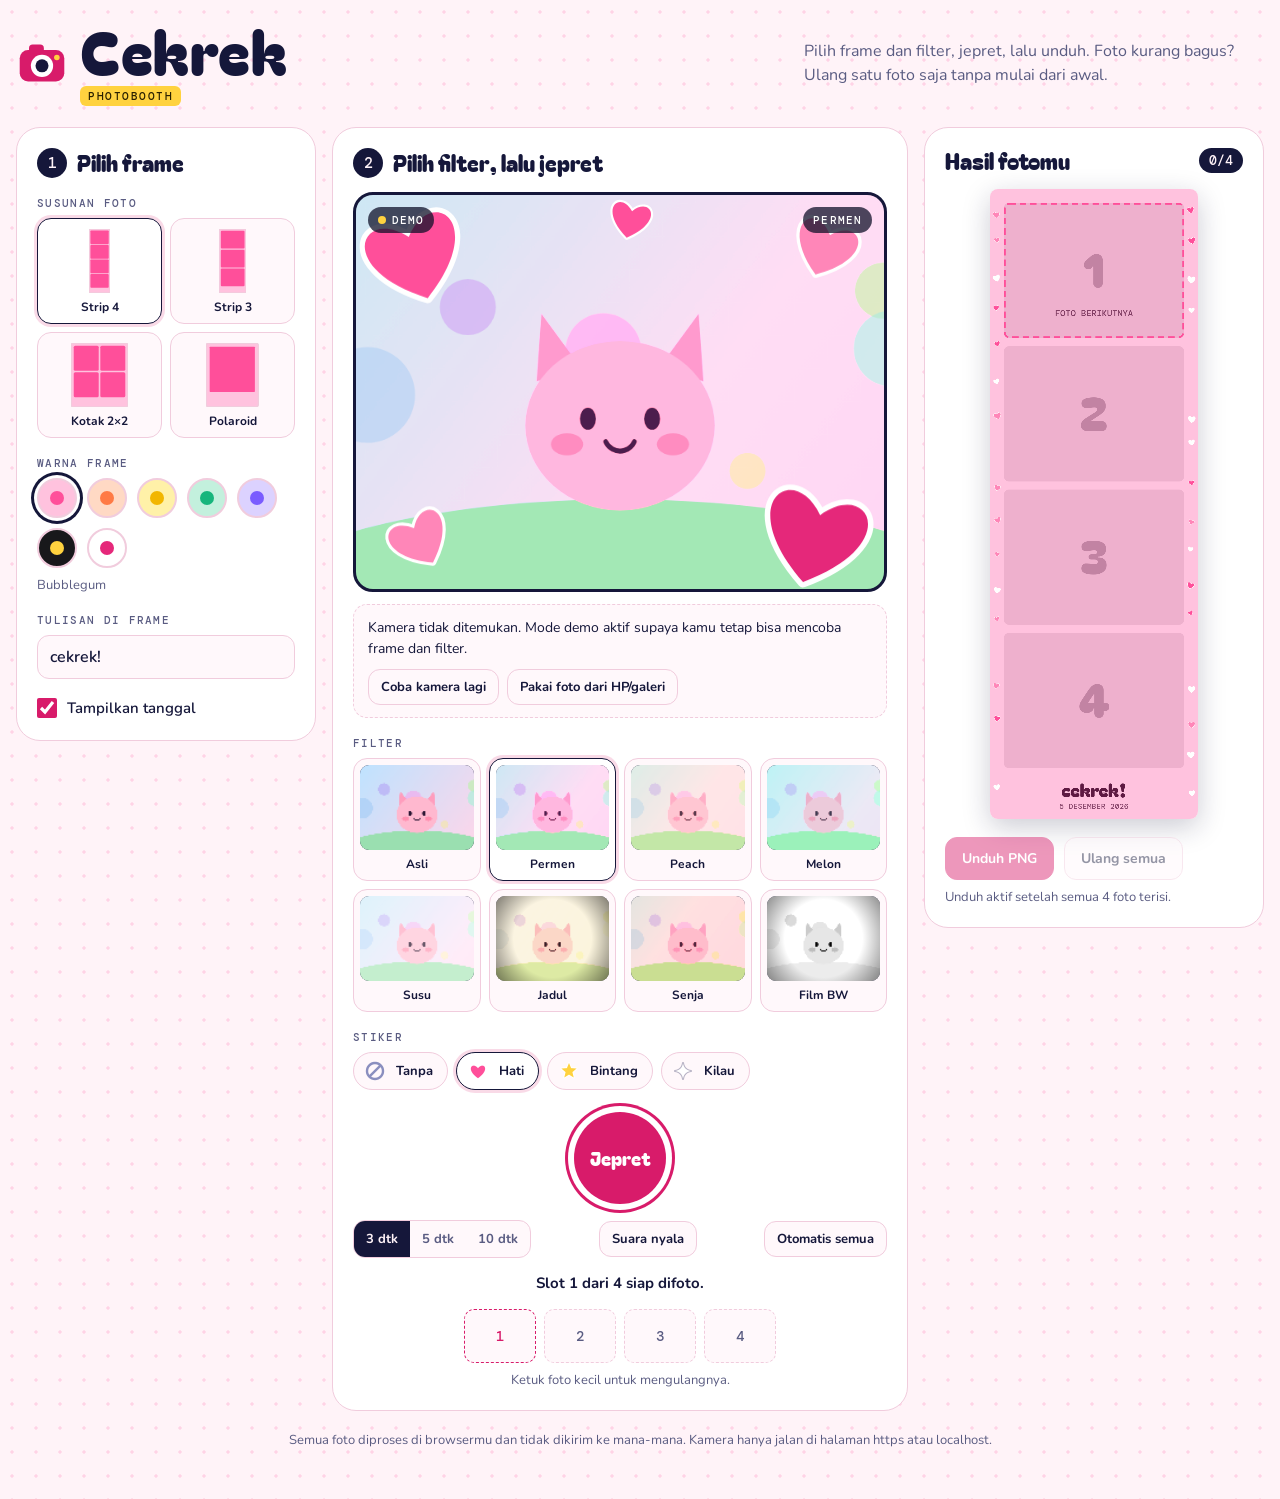
<file: github/index.html>
<!doctype html>
<html lang="id">
<head>
<meta charset="utf-8">
<meta name="viewport" content="width=device-width,initial-scale=1,viewport-fit=cover">
<style>:root{color-scheme:light;padding-top:env(safe-area-inset-top,0px);padding-bottom:env(safe-area-inset-bottom,0px)}body{margin:0;font:14px system-ui,sans-serif}img{max-width:100%}[hidden]{display:none!important}</style>
</head>
<body>
<title>Cekrek Photobooth</title>
<meta name="claude:viewport-fit-sides" content="cover">
<link rel="preconnect" href="https://fonts.googleapis.com">
<link rel="preconnect" href="https://fonts.gstatic.com" crossorigin>
<link rel="stylesheet" href="https://fonts.googleapis.com/css2?family=Bagel+Fat+One&family=DM+Mono:wght@400;500&family=Nunito:wght@400;600;700;800&display=swap">
<style>
/* Tata letak: frame | booth (kamera) | hasil. Tiga kolom di layar lebar, satu kolom di HP. */
:root{
  --bg:#FFF3F8; --dot:#FFD3E6; --surface:#FFFFFF; --surface2:#FFF8FB;
  --ink:#15173A; --muted:#5A5C82; --line:#F1CCDD;
  --accent:#D81B6A; --on-accent:#FFFFFF; --accent-soft:rgba(216,27,106,.16);
  --flash:#FFD23F; --on-flash:#2A2100; --focus:#1F4FE0;
  --font-display:"Bagel Fat One","Arial Rounded MT Bold",system-ui,sans-serif;
  --font-body:"Nunito",system-ui,-apple-system,"Segoe UI",Roboto,sans-serif;
  --font-mono:"DM Mono",ui-monospace,"SF Mono",Menlo,monospace;
}
/* Tampilan sengaja dibuat cerah di semua tema, jadi tidak ada palet gelap. */
:root{color-scheme:light}
*{box-sizing:border-box}
[hidden]{display:none!important}
body{
  background-color:var(--bg);
  background-image:radial-gradient(var(--dot) 1.5px, transparent 1.7px);
  background-size:24px 24px;
  color:var(--ink); font-family:var(--font-body); font-size:15px; line-height:1.5;
}
button,input{font:inherit}
:focus-visible{outline:3px solid var(--focus); outline-offset:2px}

.wrap{
  max-width:1380px; margin:0 auto; padding-block:20px 48px;
  padding-left:max(16px, env(safe-area-inset-left, 0px));
  padding-right:max(16px, env(safe-area-inset-right, 0px));
}

/* header */
.top{display:flex; flex-wrap:wrap; align-items:center; justify-content:space-between; gap:12px 32px; margin-bottom:20px}
.brand{display:flex; align-items:center; gap:12px}
.logo{width:52px; height:52px; flex:none}
h1{font-family:var(--font-display); font-weight:400; font-size:clamp(44px,8vw,60px); line-height:1; margin:0; letter-spacing:.01em}
.tagline{display:inline-block; margin-top:6px; font:500 11px var(--font-mono); letter-spacing:.14em; text-transform:uppercase; background:var(--flash); color:var(--on-flash); padding:3px 8px; border-radius:6px}
.lede{margin:0; max-width:46ch; color:var(--muted); font-size:16px; text-wrap:pretty}

/* grid */
.app{display:grid; gap:16px; grid-template-columns:minmax(0,1fr); grid-template-areas:"frame" "booth" "result"}
.p-frame{grid-area:frame} .p-booth{grid-area:booth} .p-result{grid-area:result}
@media (min-width:820px){
  .app{grid-template-columns:300px minmax(0,1fr); grid-template-areas:"frame booth" "result booth"; align-items:start}
}
@media (min-width:1220px){
  .app{grid-template-columns:300px minmax(0,1fr) 340px; grid-template-areas:"frame booth result"}
}

.panel{background:var(--surface); border:1.5px solid var(--line); border-radius:24px; padding:20px; min-width:0}
h2{font-family:var(--font-display); font-weight:400; font-size:22px; line-height:1.15; margin:0 0 4px; display:flex; align-items:center; gap:10px; text-wrap:balance}
.num{display:inline-grid; place-items:center; flex:none; width:30px; height:30px; border-radius:50%; background:var(--ink); color:var(--bg); font:500 15px var(--font-mono)}
.field{margin-top:18px}
.lbl{display:block; font:500 11px var(--font-mono); letter-spacing:.12em; text-transform:uppercase; color:var(--muted); margin-bottom:8px}
.hint{margin:8px 0 0; font-size:13px; color:var(--muted)}

/* buttons */
.btn{font:700 14px var(--font-body); padding:11px 16px; border-radius:12px; border:1.5px solid var(--line); background:var(--surface2); color:var(--ink); cursor:pointer}
.btn:hover:not(:disabled){border-color:var(--ink)}
.btn:disabled{opacity:.45; cursor:not-allowed}
.btn.primary{background:var(--accent); border-color:var(--accent); color:var(--on-accent)}
.btn.primary:hover:not(:disabled){border-color:var(--ink)}
.btn.sm{padding:8px 12px; font-size:13px}

/* panel 1: frame */
.layouts{display:grid; grid-template-columns:repeat(4,minmax(0,1fr)); gap:8px}
@media (min-width:820px){ .layouts{grid-template-columns:repeat(2,minmax(0,1fr))} }
.layout{display:flex; flex-direction:column; align-items:center; gap:6px; padding:10px 4px 8px; background:var(--surface2); border:1.5px solid var(--line); border-radius:14px; color:var(--ink); font:700 12px var(--font-body); cursor:pointer}
.layout svg{height:64px; width:auto; max-width:100%}
.layout svg .paper{fill:var(--paper,#fff); stroke:var(--line); stroke-width:1.5; vector-effect:non-scaling-stroke}
.layout svg .ph{fill:var(--slotc,var(--accent))}
.layout:hover{border-color:var(--ink)}
.layout[aria-pressed="true"]{border-color:var(--ink); background:var(--surface); box-shadow:0 0 0 3px var(--accent-soft)}
.swatches{display:flex; flex-wrap:wrap; gap:10px}
.sw{width:40px; height:40px; border-radius:50%; border:2px solid var(--line); cursor:pointer; display:grid; place-items:center; padding:0}
.sw i{display:block; width:14px; height:14px; border-radius:50%}
.sw[aria-pressed="true"]{box-shadow:0 0 0 3px var(--surface), 0 0 0 6px var(--ink)}
input[type="text"]{width:100%; font:600 16px var(--font-body); color:var(--ink); background:var(--surface2); border:1.5px solid var(--line); border-radius:12px; padding:10px 12px}
.check{display:flex; align-items:center; gap:10px; font-weight:600; cursor:pointer}
.check input{width:20px; height:20px; accent-color:var(--accent); margin:0}

/* panel 2: booth */
.view{position:relative; aspect-ratio:4/3; max-width:100%; margin-top:14px; border-radius:20px; overflow:hidden; background:#101230; isolation:isolate; border:3px solid var(--ink)}
.view video,.view #demo{position:absolute; inset:0; width:100%; height:100%; object-fit:cover; filter:var(--vf,none)}
.view.mirror #cam{transform:scaleX(-1)}
.view .tint,.view .vig,.view .stk{position:absolute; inset:0; width:100%; height:100%; pointer-events:none}
.filehint{position:absolute; inset:0; display:grid; place-content:center; justify-items:center; gap:10px; text-align:center; padding:24px; color:#fff; background:#1C1F4A}
.filehint p{margin:0; max-width:30ch; font-weight:600}
.pill{position:absolute; top:12px; left:12px; display:inline-flex; align-items:center; gap:6px; background:rgba(14,15,40,.74); color:#fff; font:500 11px var(--font-mono); letter-spacing:.1em; text-transform:uppercase; padding:6px 10px; border-radius:999px}
.pill i{width:8px; height:8px; border-radius:50%; background:var(--flash)}
.pill[data-mode="camera"] i{background:#4BD9A0}
.pill.right{left:auto; right:12px}
.count{position:absolute; inset:0; display:grid; place-items:center; font-family:var(--font-display); font-size:clamp(96px,22vw,180px); color:#fff; text-shadow:0 4px 0 rgba(0,0,0,.25), 0 0 40px rgba(0,0,0,.4); pointer-events:none}
.count.pop{animation:pop .9s ease-out}
@keyframes pop{0%{transform:scale(1.7); opacity:0} 25%{opacity:1} 100%{transform:scale(.9); opacity:.9}}
.flash{position:absolute; inset:0; background:#fff; opacity:0; pointer-events:none}
.flash.go{animation:flash .45s ease-out}
@keyframes flash{0%{opacity:.95} 100%{opacity:0}}
@keyframes flashSoft{0%{opacity:.5} 100%{opacity:0}}
@media (prefers-reduced-motion: reduce){
  .count.pop{animation:none}
  .flash.go{animation-name:flashSoft; animation-duration:.25s}
}
.notice{margin-top:12px; padding:12px 14px; border-radius:14px; background:var(--surface2); border:1.5px dashed var(--line); font-size:14px}
.notice p{margin:0 0 10px}
.nbtns{display:flex; flex-wrap:wrap; gap:8px}

.filters{display:grid; grid-template-columns:repeat(4,minmax(0,1fr)); gap:8px}
.fchip{display:flex; flex-direction:column; gap:6px; align-items:stretch; padding:6px 6px 8px; background:var(--surface2); border:1.5px solid var(--line); border-radius:14px; cursor:pointer; color:var(--ink); font:700 12px var(--font-body)}
.fchip:hover{border-color:var(--ink)}
.fchip[aria-pressed="true"]{border-color:var(--ink); background:var(--surface); box-shadow:0 0 0 3px var(--accent-soft)}
.thumb{position:relative; display:block; aspect-ratio:4/3; border-radius:9px; overflow:hidden; background:#101230}
.thumb canvas,.thumb i{position:absolute; inset:0; width:100%; height:100%; display:block}
.stickers{display:flex; flex-wrap:wrap; gap:8px}
.schip{display:flex; align-items:center; gap:8px; padding:5px 14px 5px 8px; background:var(--surface2); border:1.5px solid var(--line); border-radius:999px; cursor:pointer; color:var(--ink); font:700 13px var(--font-body)}
.schip canvas{width:26px; height:26px; display:block}
.schip:hover{border-color:var(--ink)}
.schip[aria-pressed="true"]{border-color:var(--ink); background:var(--surface); box-shadow:0 0 0 3px var(--accent-soft)}

.controls{display:grid; justify-items:center; gap:16px; margin-top:22px}
.shutter{width:92px; height:92px; border-radius:50%; border:0; background:var(--accent); color:var(--on-accent); font-family:var(--font-display); font-size:19px; cursor:pointer; box-shadow:0 0 0 6px var(--surface), 0 0 0 9px var(--accent); transition:transform .12s}
.shutter:active:not(:disabled){transform:scale(.94)}
.shutter:disabled{opacity:.45; cursor:not-allowed}
.crow{display:flex; flex-wrap:wrap; justify-content:space-between; align-items:center; gap:10px; width:100%}
.seg{display:inline-flex; border:1.5px solid var(--line); border-radius:12px; overflow:hidden; background:var(--surface2)}
.seg button{border:0; background:transparent; padding:9px 12px; font:700 13px var(--font-body); color:var(--muted); cursor:pointer}
.seg button[aria-pressed="true"]{background:var(--ink); color:var(--bg)}
.status{margin:14px 0 0; text-align:center; font-weight:700}
.mini{display:flex; flex-wrap:wrap; justify-content:center; gap:8px; margin-top:14px}
.ms{position:relative; width:72px; height:54px; padding:0; border-radius:10px; overflow:hidden; border:1.5px dashed var(--line); background:var(--surface2); display:grid; place-items:center; font:500 14px var(--font-mono); color:var(--muted)}
button.ms{border:1.5px solid var(--ink); cursor:pointer}
.ms.next{border-color:var(--accent); color:var(--accent)}
.ms canvas{width:100%; height:100%; display:block}
.ms .rt{position:absolute; right:3px; bottom:3px; width:20px; height:20px; border-radius:50%; background:var(--ink); color:var(--bg); display:grid; place-items:center}
.mini-hint{text-align:center}

/* panel 3: result */
.rhead{display:flex; align-items:center; justify-content:space-between; gap:10px; margin-bottom:16px}
.rhead h2{margin:0}
.count-chip{font:500 13px var(--font-mono); background:var(--ink); color:var(--bg); padding:4px 10px; border-radius:999px}
.stagewrap{position:relative; width:min(100%, calc(70vh * var(--ratio,.5))); aspect-ratio:var(--ratio,.5); margin:0 auto}
#stage{position:absolute; inset:0; width:100%; height:100%; display:block; border-radius:8px; box-shadow:0 8px 28px rgba(21,23,58,.22)}
.slots{position:absolute; inset:0; pointer-events:none}
.retake{position:absolute; transform:translate(calc(-100% - 8px), calc(-100% - 8px)); display:inline-flex; align-items:center; gap:5px; pointer-events:auto; background:var(--ink); color:var(--bg); border:0; border-radius:999px; padding:7px 11px; min-height:34px; font:700 12px var(--font-body); cursor:pointer}
.retake:hover{background:var(--accent); color:var(--on-accent)}
.actions{display:flex; flex-wrap:wrap; gap:10px; margin-top:18px}
.savebox{margin-top:16px; padding:12px; border:1.5px dashed var(--line); border-radius:14px; text-align:center; font-size:14px}
.savebox img{max-width:100%; max-height:60vh; border-radius:8px; margin-top:8px}
.foot{margin:20px 0 0; text-align:center; color:var(--muted); font-size:13px}
.toast{position:fixed; left:50%; transform:translateX(-50%); bottom:calc(20px + env(safe-area-inset-bottom, 0px)); z-index:30; background:var(--ink); color:var(--bg); padding:10px 16px; border-radius:999px; font-weight:700; font-size:14px; max-width:calc(100vw - 32px); text-align:center; box-shadow:0 6px 20px rgba(0,0,0,.25)}
</style>

<div class="wrap">
  <header class="top">
    <div class="brand">
      <svg class="logo" viewBox="0 0 56 56" aria-hidden="true">
        <rect x="4" y="14" width="48" height="34" rx="9" fill="var(--accent)"/>
        <rect x="14" y="8" width="16" height="10" rx="4" fill="var(--accent)"/>
        <circle cx="28" cy="31" r="12" fill="var(--surface)"/>
        <circle cx="28" cy="31" r="7" fill="var(--ink)"/>
        <circle cx="44" cy="22" r="3" fill="var(--flash)"/>
      </svg>
      <div>
        <h1>Cekrek</h1>
        <span class="tagline">photobooth</span>
      </div>
    </div>
    <p class="lede">Pilih frame dan filter, jepret, lalu unduh. Foto kurang bagus? Ulang satu foto saja tanpa mulai dari awal.</p>
  </header>

  <main class="app">
    <section class="panel p-frame" aria-labelledby="h-frame">
      <h2 id="h-frame"><span class="num">1</span>Pilih frame</h2>
      <div class="field">
        <span class="lbl" id="lbl-layout">Susunan foto</span>
        <div class="layouts" id="layouts" role="group" aria-labelledby="lbl-layout"></div>
      </div>
      <div class="field">
        <span class="lbl" id="lbl-theme">Warna frame</span>
        <div class="swatches" id="swatches" role="group" aria-labelledby="lbl-theme"></div>
        <p class="hint" id="themeName"></p>
      </div>
      <div class="field">
        <label class="lbl" for="caption">Tulisan di frame</label>
        <input id="caption" type="text" maxlength="22" autocomplete="off" placeholder="cekrek!">
      </div>
      <div class="field">
        <label class="check" for="showDate"><input type="checkbox" id="showDate"><span>Tampilkan tanggal</span></label>
      </div>
    </section>

    <section class="panel p-booth" aria-labelledby="h-booth">
      <h2 id="h-booth"><span class="num">2</span>Pilih filter, lalu jepret</h2>

      <div class="view" id="view">
        <video id="cam" playsinline muted autoplay></video>
        <canvas id="demo" width="640" height="480"></canvas>
        <div class="filehint" id="filehint" hidden>
          <svg width="44" height="44" viewBox="0 0 24 24" fill="none" stroke="currentColor" stroke-width="1.8" stroke-linecap="round" stroke-linejoin="round" aria-hidden="true"><path d="M4 8h3l2-3h6l2 3h3v11H4z"/><circle cx="12" cy="13" r="3.5"/></svg>
          <p>Tekan Jepret, lalu buka kamera HP atau pilih foto dari galeri.</p>
        </div>
        <i class="tint" id="tint"></i>
        <i class="vig" id="vig"></i>
        <canvas class="stk" id="stk"></canvas>
        <span class="pill" id="modePill" data-mode="demo"><i></i><span id="modeText">Demo</span></span>
        <span class="pill right" id="filterPill">Asli</span>
        <div class="count" id="count" hidden></div>
        <div class="flash" id="flash"></div>
      </div>

      <div class="notice" id="notice" role="status" hidden>
        <p id="noticeText"></p>
        <div class="nbtns">
          <button class="btn sm" id="retryCam" type="button">Coba kamera lagi</button>
          <button class="btn sm" id="useFile" type="button">Pakai foto dari HP/galeri</button>
        </div>
      </div>

      <div class="field">
        <span class="lbl">Filter</span>
        <div class="filters" id="filters"></div>
      </div>
      <div class="field">
        <span class="lbl">Stiker</span>
        <div class="stickers" id="stickers"></div>
      </div>

      <div class="controls">
        <button class="shutter" id="shutter" type="button">Jepret</button>
        <div class="crow">
          <div class="seg" id="timer" role="group" aria-label="Hitung mundur">
            <button type="button" data-t="3">3 dtk</button>
            <button type="button" data-t="5">5 dtk</button>
            <button type="button" data-t="10">10 dtk</button>
          </div>
          <button class="btn sm" id="sound" type="button" aria-pressed="true">Suara nyala</button>
          <button class="btn sm" id="auto" type="button">Otomatis semua</button>
        </div>
      </div>
      <p class="status" id="status" aria-live="polite"></p>
      <div class="mini" id="mini"></div>
      <p class="hint mini-hint">Ketuk foto kecil untuk mengulangnya.</p>
    </section>

    <section class="panel p-result" aria-labelledby="h-result">
      <div class="rhead">
        <h2 id="h-result">Hasil fotomu</h2>
        <span class="count-chip" id="counter">0/4</span>
      </div>
      <div class="stagewrap" id="stagewrap">
        <canvas id="stage" role="img" aria-label="Hasil photobooth dengan frame"></canvas>
        <div class="slots" id="slots"></div>
      </div>
      <div class="actions">
        <button class="btn primary" id="download" type="button">Unduh PNG</button>
        <button class="btn" id="clear" type="button">Ulang semua</button>
      </div>
      <p class="hint" id="dlHint"></p>
      <div class="savebox" id="savebox" hidden>
        <span>Kalau unduhan tidak jalan, tahan lama (HP) atau klik kanan (komputer) pada gambar ini, lalu pilih Simpan gambar.</span>
        <img id="saveImg" alt="Hasil akhir untuk disimpan">
      </div>
    </section>
  </main>

  <p class="foot">Semua foto diproses di browsermu dan tidak dikirim ke mana-mana. Kamera hanya jalan di halaman https atau localhost.</p>
</div>

<input type="file" id="fileIn" accept="image/*" capture="user" hidden>
<div class="toast" id="toast" role="status" aria-live="polite" hidden></div>

<script>
(function(){
'use strict';
var $=function(s,r){return (r||document).querySelector(s);};

/* ================= data ================= */
var FONT_DISPLAY='"Bagel Fat One","Arial Rounded MT Bold",system-ui,sans-serif';
var FONT_MONO='"DM Mono",ui-monospace,Menlo,monospace';

var LAYOUTS={
  strip4:{name:'Strip 4',n:4,kind:'strip'},
  strip3:{name:'Strip 3',n:3,kind:'strip'},
  grid:{name:'Kotak 2×2',n:4,kind:'grid'},
  polaroid:{name:'Polaroid',n:1,kind:'polaroid'}
};

function geom(key){
  var L=LAYOUTS[key],slots=[],i,W,H,pad,gap,sw,sh,foot;
  if(L.kind==='strip'){
    W=720;pad=48;gap=28;sw=W-pad*2;sh=Math.round(sw*3/4);foot=176;
    for(i=0;i<L.n;i++) slots.push({x:pad,y:pad+i*(sh+gap),w:sw,h:sh});
    H=pad+L.n*sh+(L.n-1)*gap+foot;
    return {kind:'strip',W:W,H:H,slots:slots,foot:{x:0,y:H-foot,w:W,h:foot},r:18,pad:pad,cap:62,date:26};
  }
  if(L.kind==='grid'){
    W=1000;pad=48;gap=28;sw=Math.round((W-pad*2-gap)/2);foot=170;
    for(i=0;i<4;i++) slots.push({x:pad+(i%2)*(sw+gap),y:pad+Math.floor(i/2)*(sw+gap),w:sw,h:sw});
    H=pad+sw*2+gap+foot;
    return {kind:'grid',W:W,H:H,slots:slots,foot:{x:0,y:H-foot,w:W,h:foot},r:18,pad:pad,cap:66,date:28};
  }
  W=800;pad=56;sw=W-pad*2;foot=230;
  slots.push({x:pad,y:pad,w:sw,h:sw});
  H=pad+sw+foot;
  return {kind:'polaroid',W:W,H:H,slots:slots,foot:{x:0,y:H-foot,w:W,h:foot},r:6,pad:pad,cap:84,date:30};
}

var THEMES={
  bubblegum:{name:'Bubblegum',bg:'#FFC2DE',ink:'#5E1A42',accent:'#FF4F9A',slot:'rgba(94,26,66,.10)',deco:'hearts',decoColors:['#FF4F9A','#FF86B8','#FFFFFF']},
  peach:{name:'Peach Soda',bg:'#FFD9C4',ink:'#5A2616',accent:'#FF7A45',slot:'rgba(90,38,22,.10)',deco:'stars',decoColors:['#FF9A5C','#FFC9A8','#FFFFFF']},
  lemon:{name:'Lemon',bg:'#FFF1A8',ink:'#4A3A00',accent:'#F2B600',slot:'rgba(74,58,0,.10)',deco:'sparkles',decoColors:['#FFFFFF','#F2B600','#FFFFFF']},
  mint:{name:'Mint Soda',bg:'#C3F0DD',ink:'#0F3D2E',accent:'#17B57C',slot:'rgba(15,61,46,.10)',deco:'sparkles',decoColors:['#FFFFFF','#7FDDB8','#FFFFFF']},
  lavender:{name:'Lavender',bg:'#DCD2FF',ink:'#2C1C66',accent:'#7A5CFF',slot:'rgba(44,28,102,.10)',deco:'stars',decoColors:['#FFFFFF','#B3A0FF','#FFFFFF']},
  film:{name:'Film Hitam',bg:'#18181B',ink:'#F5F2E9',accent:'#FFD23F',slot:'rgba(245,242,233,.08)',deco:'film',decoColors:['#F5F2E9']},
  classic:{name:'Putih Klasik',bg:'#FFFFFF',ink:'#1B1B1F',accent:'#E5287A',slot:'rgba(27,27,31,.07)',deco:'none',decoColors:['#E5287A']}
};

var FILTERS=[
  {id:'asli',name:'Asli'},
  {id:'permen',name:'Permen',sat:1.35,con:1.05,bri:1.08,tint:[255,110,175,.14]},
  {id:'peach',name:'Peach',sep:.15,sat:1.25,con:.95,bri:1.1,hue:-8,tint:[255,165,125,.18]},
  {id:'melon',name:'Melon',sat:1.15,con:.98,bri:1.08,tint:[140,235,195,.16]},
  {id:'susu',name:'Susu',sat:.85,con:.86,bri:1.14,tint:[255,244,238,.22]},
  {id:'jadul',name:'Jadul',sep:.45,sat:1.2,con:1.15,bri:.98,hue:-10,vig:.5,tint:[255,185,90,.10]},
  {id:'senja',name:'Senja',sep:.25,sat:1.5,con:1.05,bri:1.05,hue:-12,tint:[255,105,85,.18]},
  {id:'film',name:'Film BW',gray:1,con:1.25,bri:1.05,vig:.45}
];
var FILTER_BY_ID={};FILTERS.forEach(function(f){FILTER_BY_ID[f.id]=f;});

var STICKERS={
  hearts:{colors:['#FF4F9A','#FF86B8','#E5287A'],stroke:'#FFFFFF'},
  stars:{colors:['#FFD23F','#FFB300','#FFE680'],stroke:'#FFFFFF'},
  sparkles:{colors:['#FFFFFF','#FFF2A8','#C9ECFF'],stroke:'rgba(40,40,90,.35)'}
};
var STICKER_LIST=[['none','Tanpa'],['hearts','Hati'],['stars','Bintang'],['sparkles','Kilau']];
var STICKER_SPOTS=[[.11,.15,.13,-.3,0],[.89,.13,.085,.35,1],[.87,.86,.14,.25,2],[.12,.87,.08,-.5,1],[.52,.06,.055,.2,0]];

var state={
  layout:'strip4',theme:'bubblegum',filter:'permen',sticker:'hearts',
  caption:'cekrek!',showDate:true,timer:3,sound:true,
  mode:'demo',shots:[null,null,null,null]
};
var busyKind=null,run=0,seq=0,stream=null,failCode='default';

/* ================= helpers ================= */
function activeN(){return LAYOUTS[state.layout].n;}
function nextIndex(){var n=activeN(),i;for(i=0;i<n;i++){if(!state.shots[i])return i;}return -1;}
function curFilter(){return FILTER_BY_ID[state.filter]||FILTERS[0];}
function wait(ms){return new Promise(function(r){setTimeout(r,ms);});}
function reduced(){return window.matchMedia&&window.matchMedia('(prefers-reduced-motion: reduce)').matches;}

function rr(ctx,x,y,w,h,r){
  r=Math.min(r,w/2,h/2);
  ctx.beginPath();ctx.moveTo(x+r,y);
  ctx.arcTo(x+w,y,x+w,y+h,r);ctx.arcTo(x+w,y+h,x,y+h,r);
  ctx.arcTo(x,y+h,x,y,r);ctx.arcTo(x,y,x+w,y,r);ctx.closePath();
}
function drawCover(ctx,el,sw,sh,dx,dy,dw,dh){
  var sr=sw/sh,dr=dw/dh,cw=sw,ch=sh,cx=0,cy=0;
  if(sr>dr){cw=sh*dr;cx=(sw-cw)/2;}else{ch=sw/dr;cy=(sh-ch)/2;}
  ctx.drawImage(el,cx,cy,cw,ch,dx,dy,dw,dh);
}
function rng(seed){return function(){seed|=0;seed=seed+0x6D2B79F5|0;var t=Math.imul(seed^seed>>>15,1|seed);t=t+Math.imul(t^t>>>7,61|t)^t;return((t^t>>>14)>>>0)/4294967296;};}

/* ================= filters ================= */
function cssFilter(f){
  var p=[];
  if(f.sep)p.push('sepia('+f.sep+')');
  if(f.gray)p.push('grayscale('+f.gray+')');
  if(f.hue)p.push('hue-rotate('+f.hue+'deg)');
  if(f.sat!=null&&f.sat!==1)p.push('saturate('+f.sat+')');
  if(f.con!=null&&f.con!==1)p.push('contrast('+f.con+')');
  if(f.bri!=null&&f.bri!==1)p.push('brightness('+f.bri+')');
  return p.join(' ')||'none';
}
function stepsFor(f){
  var s=[],a,t,c,n,v,o,b;
  if(f.sep){a=1-Math.min(1,f.sep);s.push([0.393+0.607*a,0.769-0.769*a,0.189-0.189*a,0.349-0.349*a,0.686+0.314*a,0.168-0.168*a,0.272-0.272*a,0.534-0.534*a,0.131+0.869*a,0,0,0]);}
  if(f.gray){a=1-Math.min(1,f.gray);s.push([0.2126+0.7874*a,0.7152-0.7152*a,0.0722-0.0722*a,0.2126-0.2126*a,0.7152+0.2848*a,0.0722-0.0722*a,0.2126-0.2126*a,0.7152-0.7152*a,0.0722+0.9278*a,0,0,0]);}
  if(f.hue){t=f.hue*Math.PI/180;c=Math.cos(t);n=Math.sin(t);
    s.push([0.213+c*0.787-n*0.213,0.715-c*0.715-n*0.715,0.072-c*0.072+n*0.928,0.213-c*0.213+n*0.143,0.715+c*0.285+n*0.140,0.072-c*0.072-n*0.283,0.213-c*0.213-n*0.787,0.715-c*0.715+n*0.715,0.072+c*0.928+n*0.072,0,0,0]);}
  if(f.sat!=null&&f.sat!==1){v=f.sat;s.push([0.213+0.787*v,0.715-0.715*v,0.072-0.072*v,0.213-0.213*v,0.715+0.285*v,0.072-0.072*v,0.213-0.213*v,0.715-0.715*v,0.072+0.928*v,0,0,0]);}
  if(f.con!=null&&f.con!==1){c=f.con;o=0.5*(1-c);s.push([c,0,0,0,c,0,0,0,c,o,o,o]);}
  if(f.bri!=null&&f.bri!==1){b=f.bri;s.push([b,0,0,0,b,0,0,0,b,0,0,0]);}
  return s;
}
function runPixelFilter(ctx,w,h,f){
  var steps=stepsFor(f);if(!steps.length)return;
  var img=ctx.getImageData(0,0,w,h),d=img.data,n=steps.length,i,k,m,r,g,b,nr,ng,nb;
  for(i=0;i<d.length;i+=4){
    r=d[i]/255;g=d[i+1]/255;b=d[i+2]/255;
    for(k=0;k<n;k++){
      m=steps[k];
      nr=m[0]*r+m[1]*g+m[2]*b+m[9];
      ng=m[3]*r+m[4]*g+m[5]*b+m[10];
      nb=m[6]*r+m[7]*g+m[8]*b+m[11];
      r=nr<0?0:nr>1?1:nr;g=ng<0?0:ng>1?1:ng;b=nb<0?0:nb>1?1:nb;
    }
    d[i]=r*255+0.5;d[i+1]=g*255+0.5;d[i+2]=b*255+0.5;
  }
  ctx.putImageData(img,0,0);
}
function overlayLook(ctx,w,h,f){
  if(f.tint){ctx.fillStyle='rgba('+f.tint[0]+','+f.tint[1]+','+f.tint[2]+','+f.tint[3]+')';ctx.fillRect(0,0,w,h);}
  if(f.vig){
    var R=Math.hypot(w,h)/2,g=ctx.createRadialGradient(w/2,h/2,0,w/2,h/2,R);
    g.addColorStop(0.55,'rgba(0,0,0,0)');g.addColorStop(1,'rgba(0,0,0,'+f.vig+')');
    ctx.fillStyle=g;ctx.fillRect(0,0,w,h);
  }
}
var cache=new Map();
function filteredSlot(shot,f,w,h){
  var key=shot.id+'|'+f.id+'|'+w+'x'+h,c=cache.get(key),x;
  if(c)return c;
  c=document.createElement('canvas');c.width=w;c.height=h;x=c.getContext('2d');
  drawCover(x,shot.raw,shot.raw.width,shot.raw.height,0,0,w,h);
  runPixelFilter(x,w,h,f);overlayLook(x,w,h,f);
  cache.set(key,c);
  if(cache.size>80){cache.delete(cache.keys().next().value);}
  return c;
}

/* ================= stickers & decoration ================= */
function pathHeart(c,s){c.beginPath();c.moveTo(0,s*0.9);c.bezierCurveTo(-s*1.6,-s*0.2,-s*0.7,-s*1.2,0,-s*0.35);c.bezierCurveTo(s*0.7,-s*1.2,s*1.6,-s*0.2,0,s*0.9);c.closePath();}
function pathStar(c,s){var i,a,r;c.beginPath();for(i=0;i<10;i++){a=-Math.PI/2+i*Math.PI/5;r=i%2?s*0.45:s;c.lineTo(Math.cos(a)*r,Math.sin(a)*r);}c.closePath();}
function pathSparkle(c,s){c.beginPath();c.moveTo(0,-s);c.quadraticCurveTo(s*0.12,-s*0.12,s,0);c.quadraticCurveTo(s*0.12,s*0.12,0,s);c.quadraticCurveTo(-s*0.12,s*0.12,-s,0);c.quadraticCurveTo(-s*0.12,-s*0.12,0,-s);c.closePath();}
function drawShape(ctx,kind,x,y,s,rot,color,stroke){
  ctx.save();ctx.translate(x,y);ctx.rotate(rot);
  if(kind==='hearts')pathHeart(ctx,s);else if(kind==='stars')pathStar(ctx,s);else pathSparkle(ctx,s);
  ctx.lineJoin='round';ctx.lineWidth=Math.max(2,s*0.2);ctx.strokeStyle=stroke;ctx.stroke();
  ctx.fillStyle=color;ctx.fill();ctx.restore();
}
function drawStickers(ctx,w,h,kind){
  if(!STICKERS[kind])return;
  var m=Math.min(w,h),st=STICKERS[kind];
  STICKER_SPOTS.forEach(function(p){drawShape(ctx,kind,p[0]*w,p[1]*h,p[2]*m,p[3],st.colors[p[4]%st.colors.length],st.stroke);});
}
function drawDeco(ctx,g,th){
  var y,k,xs,r,kind,st,cols,hw=16,hh=24;
  if(th.deco==='none')return;
  if(th.deco==='film'){
    ctx.fillStyle='rgba(245,242,233,.9)';
    for(y=26;y<g.H-40;y+=54){
      rr(ctx,g.pad/2-hw/2,y,hw,hh,5);ctx.fill();
      rr(ctx,g.W-g.pad/2-hw/2,y,hw,hh,5);ctx.fill();
    }
    return;
  }
  r=rng(7);kind=th.deco;st=STICKERS[kind];cols=th.decoColors;
  xs=[g.pad/2,g.W-g.pad/2];
  for(y=70;y<g.H-40;y+=118){
    for(k=0;k<2;k++){
      if(r()<0.85){drawShape(ctx,kind,xs[k]+(r()-0.5)*6,y+(r()-0.5)*40,8+r()*6,(r()-0.5)*0.8,cols[Math.floor(r()*cols.length)],st.stroke);}
    }
  }
}
function drawFooter(ctx,g,th){
  var f=g.foot,cx=f.x+f.w/2,cap=(state.caption||'').trim(),size=g.cap,maxW=f.w-g.pad*2,d,ds;
  ctx.textAlign='center';ctx.textBaseline='middle';
  if(cap){
    ctx.font=size+'px '+FONT_DISPLAY;
    while(ctx.measureText(cap).width>maxW&&size>20){size-=2;ctx.font=size+'px '+FONT_DISPLAY;}
    ctx.fillStyle=th.ink;ctx.fillText(cap,cx,f.y+f.h*(state.showDate?0.44:0.5));
  }
  if(state.showDate){
    d=new Date();
    ds=d.toLocaleDateString('id-ID',{day:'numeric',month:'long',year:'numeric'}).toUpperCase();
    ctx.font='500 '+g.date+'px '+FONT_MONO;
    ctx.globalAlpha=0.72;ctx.fillStyle=th.ink;ctx.fillText(ds,cx,cap?f.y+f.h*0.76:f.y+f.h*0.5);ctx.globalAlpha=1;
  }
}

/* ================= composite ================= */
var stage=$('#stage'),wrap=$('#stagewrap'),slotsEl=$('#slots');
function compose(){
  var g=geom(state.layout),th=THEMES[state.theme],f=curFilter(),ctx,next=nextIndex();
  stage.width=g.W;stage.height=g.H;ctx=stage.getContext('2d');
  ctx.fillStyle=th.bg;ctx.fillRect(0,0,g.W,g.H);
  drawDeco(ctx,g,th);
  g.slots.forEach(function(s,i){
    var shot=state.shots[i];
    ctx.save();rr(ctx,s.x,s.y,s.w,s.h,g.r);ctx.clip();
    if(shot){
      ctx.drawImage(filteredSlot(shot,f,s.w,s.h),s.x,s.y);
      ctx.save();ctx.translate(s.x,s.y);drawStickers(ctx,s.w,s.h,state.sticker);ctx.restore();
    }else{
      ctx.fillStyle=th.slot;ctx.fillRect(s.x,s.y,s.w,s.h);
      ctx.textAlign='center';ctx.textBaseline='middle';
      ctx.font=Math.round(s.h*0.34)+'px '+FONT_DISPLAY;
      ctx.globalAlpha=0.3;ctx.fillStyle=th.ink;ctx.fillText(String(i+1),s.x+s.w/2,s.y+s.h/2);ctx.globalAlpha=1;
      if(i===next){
        ctx.font='500 '+Math.round(s.h*0.065)+'px '+FONT_MONO;
        ctx.globalAlpha=0.75;ctx.fillText('FOTO BERIKUTNYA',s.x+s.w/2,s.y+s.h*0.82);ctx.globalAlpha=1;
      }
    }
    ctx.restore();
    if(!shot&&i===next){
      ctx.save();ctx.lineWidth=6;ctx.strokeStyle=th.accent;ctx.setLineDash([22,14]);
      rr(ctx,s.x+3,s.y+3,s.w-6,s.h-6,Math.max(2,g.r-2));ctx.stroke();ctx.restore();
    }
  });
  drawFooter(ctx,g,th);
}
var ICON_RETAKE='<svg viewBox="0 0 24 24" width="14" height="14" fill="none" stroke="currentColor" stroke-width="2.4" stroke-linecap="round" stroke-linejoin="round" aria-hidden="true"><path d="M3 12a9 9 0 1 0 3-6.7"/><path d="M3 4v5h5"/></svg>';
function updateOverlay(){
  var g=geom(state.layout);
  wrap.style.setProperty('--ratio',(g.W/g.H).toFixed(5));
  slotsEl.innerHTML='';
  g.slots.forEach(function(s,i){
    if(!state.shots[i])return;
    var b=document.createElement('button');
    b.type='button';b.className='retake';b.setAttribute('data-i',i);
    b.setAttribute('aria-label','Ulang foto '+(i+1));
    b.style.left=((s.x+s.w)/g.W*100)+'%';b.style.top=((s.y+s.h)/g.H*100)+'%';
    b.innerHTML=ICON_RETAKE+'<span>Ulang</span>';
    slotsEl.appendChild(b);
  });
}
var mini=$('#mini');
function updateMini(){
  var n=activeN(),f=curFilter(),nx=nextIndex(),i,shot,el,cv;
  mini.innerHTML='';
  for(i=0;i<n;i++){
    shot=state.shots[i];
    if(shot){
      el=document.createElement('button');el.type='button';el.className='ms';
      el.setAttribute('data-i',i);el.setAttribute('aria-label','Ulang foto '+(i+1));el.title='Ulang foto '+(i+1);
      cv=document.createElement('canvas');cv.width=72;cv.height=54;
      cv.getContext('2d').drawImage(filteredSlot(shot,f,72,54),0,0);
      el.appendChild(cv);
      el.insertAdjacentHTML('beforeend','<span class="rt">'+ICON_RETAKE.replace('width="14" height="14"','width="11" height="11"')+'</span>');
    }else{
      el=document.createElement('div');el.className='ms'+(i===nx?' next':'');
      el.textContent=String(i+1);
    }
    mini.appendChild(el);
  }
}
var raf=0;
function requestRender(){
  if(raf)return;
  raf=requestAnimationFrame(function(){raf=0;compose();updateOverlay();updateMini();updateStatus();});
}

/* ================= camera & sources ================= */
var video=$('#cam'),demoCv=$('#demo'),dctx=demoCv.getContext('2d'),view=$('#view');
function srcInfo(){
  if(state.mode==='camera'&&video.videoWidth)return {el:video,w:video.videoWidth,h:video.videoHeight,mirror:true};
  return {el:demoCv,w:demoCv.width,h:demoCv.height,mirror:false};
}
function grabRaw(){
  var s=srcInfo(),c=document.createElement('canvas'),x;
  c.width=960;c.height=720;x=c.getContext('2d');
  if(s.mirror){x.translate(960,0);x.scale(-1,1);}
  drawCover(x,s.el,s.w,s.h,0,0,960,720);
  return c;
}
function rawFromFile(file){
  var p;
  if(window.createImageBitmap){p=createImageBitmap(file,{imageOrientation:'from-image'}).catch(function(){return null;});}
  else p=Promise.resolve(null);
  return p.then(function(bmp){
    if(bmp)return bmp;
    return new Promise(function(res,rej){
      var u=URL.createObjectURL(file),im=new Image();
      im.onload=function(){res(im);};im.onerror=rej;im.src=u;
    });
  }).then(function(bmp){
    var w=bmp.width||bmp.naturalWidth,h=bmp.height||bmp.naturalHeight,c=document.createElement('canvas'),x;
    c.width=960;c.height=720;x=c.getContext('2d');
    drawCover(x,bmp,w,h,0,0,960,720);
    if(bmp.close)bmp.close();
    return c;
  });
}
function drawDemo(t){
  var w=640,h=480,c=dctx,i,g,px,py,ph,bob,sx,sy,blink;
  g=c.createLinearGradient(0,0,w,h);g.addColorStop(0,'#BFE3FF');g.addColorStop(1,'#FFD6EA');
  c.fillStyle=g;c.fillRect(0,0,w,h);
  for(i=0;i<8;i++){
    px=((i*113+t*0.03*(1+i%3))%(w+160))-80;py=70+((i*67)%300)+Math.sin(t/800+i)*16;
    c.fillStyle='hsla('+((i*53+200)%360)+',80%,80%,.6)';c.beginPath();c.arc(px,py,22+(i%4)*12,0,6.2832);c.fill();
  }
  c.fillStyle='#9ADFB0';c.beginPath();c.ellipse(w/2,h+40,w*0.75,150,0,0,6.2832);c.fill();
  ph=t/380;bob=Math.abs(Math.sin(ph))*30;sx=1+Math.cos(ph*2)*0.03;sy=1-Math.cos(ph*2)*0.03;
  c.save();c.translate(w/2,h-170-bob);c.scale(sx,sy);
  c.fillStyle='#FF9DBD';
  [-1,1].forEach(function(s){c.beginPath();c.moveTo(s*50,-70);c.lineTo(s*98,-132);c.lineTo(s*104,-52);c.closePath();c.fill();});
  c.fillStyle='#FFB8CF';c.beginPath();c.ellipse(0,0,118,100,0,0,6.2832);c.fill();
  c.fillStyle='rgba(255,110,150,.55)';
  [-1,1].forEach(function(s){c.beginPath();c.ellipse(s*66,22,20,13,0,0,6.2832);c.fill();});
  blink=(t%3400)<130?0.12:1;c.fillStyle='#2A1633';
  [-1,1].forEach(function(s){c.beginPath();c.ellipse(s*40,-8,10,13*blink,0,0,6.2832);c.fill();});
  c.strokeStyle='#2A1633';c.lineWidth=6;c.lineCap='round';c.beginPath();c.arc(0,10,20,0.15*Math.PI,0.85*Math.PI);c.stroke();
  c.restore();
}

var modePill=$('#modePill'),modeText=$('#modeText'),fileHint=$('#filehint'),notice=$('#notice'),noticeText=$('#noticeText'),retryBtn=$('#retryCam'),useFileBtn=$('#useFile');
var NOTICES={
  wait:'Menyalakan kamera. Izinkan akses kamera kalau browser bertanya.',
  blocked:'Akses kamera diblokir di halaman ini. Mode demo aktif supaya kamu tetap bisa mencoba frame dan filter. Kamera hanya jalan di halaman https atau localhost.',
  notfound:'Kamera tidak ditemukan. Mode demo aktif supaya kamu tetap bisa mencoba frame dan filter.',
  nosupport:'Browser ini tidak bisa membuka kamera langsung. Mode demo aktif supaya kamu tetap bisa mencoba frame dan filter.',
  file:'Mode galeri: tekan Jepret untuk membuka kamera HP atau memilih foto dari galeri.',
  other:'Kamera belum bisa dipakai. Mode demo aktif supaya kamu tetap bisa mencoba frame dan filter.'
};
function setNotice(code){
  if(code==='camera'){notice.hidden=true;return;}
  noticeText.textContent=NOTICES[code]||NOTICES.other;
  retryBtn.hidden=(code==='wait');
  useFileBtn.hidden=(code==='wait');
  useFileBtn.textContent=state.mode==='file'?'Kembali ke mode demo':'Pakai foto dari HP/galeri';
  notice.hidden=false;
}
function setMode(m){
  state.mode=m;
  video.hidden=(m!=='camera');demoCv.hidden=(m!=='demo');fileHint.hidden=(m!=='file');
  view.classList.toggle('mirror',m==='camera');
  modeText.textContent=(m==='camera')?'Kamera':(m==='demo')?'Demo':'Galeri';
  modePill.setAttribute('data-mode',m);
  updateStatus();
}
function codeFor(err){
  var n=err&&err.name;
  if(n==='NotAllowedError'||n==='SecurityError'||n==='PermissionDeniedError')return 'blocked';
  if(n==='NotFoundError'||n==='OverconstrainedError'||n==='DevicesNotFoundError')return 'notfound';
  return 'other';
}
function startCamera(){
  setNotice('wait');
  if(!(navigator.mediaDevices&&navigator.mediaDevices.getUserMedia)){failCode='nosupport';setMode('demo');setNotice('nosupport');return Promise.resolve();}
  if(stream){stream.getTracks().forEach(function(t){t.stop();});stream=null;}
  var req;
  try{req=navigator.mediaDevices.getUserMedia({video:{facingMode:'user',width:{ideal:1280},height:{ideal:960}},audio:false});}
  catch(e){req=Promise.reject(e);}
  return req.then(function(s){
    stream=s;video.srcObject=s;
    return video.play().catch(function(){});
  }).then(function(){setMode('camera');setNotice('camera');})
  .catch(function(err){failCode=codeFor(err);setMode('demo');setNotice(failCode);});
}

/* ================= look of the live preview ================= */
var tint=$('#tint'),vig=$('#vig'),stk=$('#stk'),filterPill=$('#filterPill');
function vigCss(v){return 'radial-gradient(circle farthest-corner at 50% 50%, rgba(0,0,0,0) 55%, rgba(0,0,0,'+v+') 100%)';}
function applyViewLook(){
  var f=curFilter();
  view.style.setProperty('--vf',cssFilter(f));
  tint.style.background=f.tint?'rgba('+f.tint[0]+','+f.tint[1]+','+f.tint[2]+','+f.tint[3]+')':'transparent';
  vig.style.background=f.vig?vigCss(f.vig):'transparent';
  filterPill.textContent=f.name;
}
function drawStickerView(){
  var r=stk.getBoundingClientRect(),dpr=Math.min(2,window.devicePixelRatio||1),w=Math.round(r.width*dpr),h=Math.round(r.height*dpr),x;
  if(!w||!h)return;
  if(stk.width!==w||stk.height!==h){stk.width=w;stk.height=h;}
  x=stk.getContext('2d');x.clearRect(0,0,w,h);drawStickers(x,w,h,state.sticker);
}
if(window.ResizeObserver){new ResizeObserver(drawStickerView).observe(view);}else{window.addEventListener('resize',drawStickerView);}

/* ================= UI building ================= */
var layoutsEl=$('#layouts'),swatchesEl=$('#swatches'),filtersEl=$('#filters'),stickersEl=$('#stickers'),themeName=$('#themeName');
var thumbs=[];
function buildLayouts(){
  Object.keys(LAYOUTS).forEach(function(key){
    var g=geom(key),b=document.createElement('button'),rects;
    b.type='button';b.className='layout';b.setAttribute('data-key',key);
    rects=g.slots.map(function(s){return '<rect class="ph" x="'+s.x+'" y="'+s.y+'" width="'+s.w+'" height="'+s.h+'" rx="'+(g.r*1.5)+'"/>';}).join('');
    b.innerHTML='<svg viewBox="0 0 '+g.W+' '+g.H+'" aria-hidden="true"><rect class="paper" x="2" y="2" width="'+(g.W-4)+'" height="'+(g.H-4)+'" rx="46"/>'+rects+'</svg><span>'+LAYOUTS[key].name+'</span>';
    layoutsEl.appendChild(b);
  });
}
function buildSwatches(){
  Object.keys(THEMES).forEach(function(key){
    var th=THEMES[key],b=document.createElement('button');
    b.type='button';b.className='sw';b.setAttribute('data-key',key);b.setAttribute('aria-label',th.name);b.title=th.name;
    b.style.background=th.bg;b.innerHTML='<i style="background:'+th.accent+'"></i>';
    swatchesEl.appendChild(b);
  });
}
function buildFilters(){
  FILTERS.forEach(function(f){
    var b=document.createElement('button'),cv,x;
    b.type='button';b.className='fchip';b.setAttribute('data-id',f.id);
    b.innerHTML='<span class="thumb"><canvas width="96" height="72"></canvas><i class="t"></i><i class="v"></i></span><span>'+f.name+'</span>';
    cv=b.querySelector('canvas');x=cv.getContext('2d');
    cv.style.filter=cssFilter(f);
    if(f.tint)b.querySelector('.t').style.background='rgba('+f.tint[0]+','+f.tint[1]+','+f.tint[2]+','+f.tint[3]+')';
    if(f.vig)b.querySelector('.v').style.background=vigCss(f.vig);
    thumbs.push({ctx:x,w:96,h:72});
    filtersEl.appendChild(b);
  });
}
function buildStickers(){
  STICKER_LIST.forEach(function(p){
    var b=document.createElement('button'),cv,x,st;
    b.type='button';b.className='schip';b.setAttribute('data-k',p[0]);
    b.innerHTML='<canvas width="52" height="52"></canvas><span>'+p[1]+'</span>';
    cv=b.querySelector('canvas');x=cv.getContext('2d');x.scale(2,2);
    if(p[0]==='none'){
      x.strokeStyle='#8A8FBF';x.lineWidth=2.4;x.lineCap='round';
      x.beginPath();x.arc(13,13,8,0,6.2832);x.moveTo(7.5,18.5);x.lineTo(18.5,7.5);x.stroke();
    }else{
      st=STICKERS[p[0]];drawShape(x,p[0],13,13,8,0,st.colors[0]==='#FFFFFF'?'#FFFFFF':st.colors[0],st.stroke);
    }
    stickersEl.appendChild(b);
  });
}
function drawThumbs(){
  var s=srcInfo();
  thumbs.forEach(function(t){
    var x=t.ctx;x.save();
    if(s.mirror){x.translate(t.w,0);x.scale(-1,1);}
    try{drawCover(x,s.el,s.w,s.h,0,0,t.w,t.h);}catch(e){}
    x.restore();
  });
}
function syncUI(){
  var th=THEMES[state.theme];
  Array.prototype.forEach.call(layoutsEl.children,function(b){b.setAttribute('aria-pressed',b.getAttribute('data-key')===state.layout?'true':'false');});
  Array.prototype.forEach.call(swatchesEl.children,function(b){b.setAttribute('aria-pressed',b.getAttribute('data-key')===state.theme?'true':'false');});
  Array.prototype.forEach.call(filtersEl.children,function(b){b.setAttribute('aria-pressed',b.getAttribute('data-id')===state.filter?'true':'false');});
  Array.prototype.forEach.call(stickersEl.children,function(b){b.setAttribute('aria-pressed',b.getAttribute('data-k')===state.sticker?'true':'false');});
  Array.prototype.forEach.call($('#timer').children,function(b){b.setAttribute('aria-pressed',Number(b.getAttribute('data-t'))===state.timer?'true':'false');});
  layoutsEl.style.setProperty('--paper',th.bg);layoutsEl.style.setProperty('--slotc',th.accent);
  themeName.textContent=th.name;
  $('#caption').value=state.caption;$('#showDate').checked=state.showDate;
  $('#sound').setAttribute('aria-pressed',state.sound?'true':'false');$('#sound').textContent=state.sound?'Suara nyala':'Suara mati';
  applyViewLook();drawStickerView();
}

/* ================= prefs ================= */
var PREF_KEY='cekrek:prefs:v1';
function loadPrefs(){
  try{
    var p=JSON.parse(localStorage.getItem(PREF_KEY)||'null');
    if(!p)return;
    if(LAYOUTS[p.layout])state.layout=p.layout;
    if(THEMES[p.theme])state.theme=p.theme;
    if(FILTER_BY_ID[p.filter])state.filter=p.filter;
    if(p.sticker==='none'||STICKERS[p.sticker])state.sticker=p.sticker;
    if(typeof p.caption==='string')state.caption=p.caption.slice(0,22);
    if(p.timer===3||p.timer===5||p.timer===10)state.timer=p.timer;
    if(typeof p.showDate==='boolean')state.showDate=p.showDate;
    if(typeof p.sound==='boolean')state.sound=p.sound;
  }catch(e){}
}
function savePrefs(){
  try{localStorage.setItem(PREF_KEY,JSON.stringify({layout:state.layout,theme:state.theme,filter:state.filter,sticker:state.sticker,caption:state.caption,timer:state.timer,showDate:state.showDate,sound:state.sound}));}catch(e){}
}

/* ================= status ================= */
var statusEl=$('#status'),counter=$('#counter'),shutter=$('#shutter'),autoBtn=$('#auto'),dlBtn=$('#download'),clearBtn=$('#clear'),dlHint=$('#dlHint');
function updateStatus(){
  var n=activeN(),f=0,i,nx=nextIndex();
  for(i=0;i<n;i++){if(state.shots[i])f++;}
  counter.textContent=f+'/'+n;
  if(!busyKind){
    statusEl.textContent=nx<0?'Semua foto sudah masuk. Cek hasilnya, lalu unduh.':(f===0?'Slot 1 dari '+n+' siap difoto.':'Foto ke-'+(nx+1)+' berikutnya. Tinggal '+(n-f)+' lagi.');
  }
  shutter.disabled=(busyKind==='auto')||(nx<0&&!busyKind);
  autoBtn.disabled=(busyKind==='one')||(nx<0&&!busyKind)||state.mode==='file';
  dlBtn.disabled=(nx>=0)||!!busyKind;
  clearBtn.disabled=(f===0)||!!busyKind;
  shutter.textContent=busyKind==='one'?'Batal':'Jepret';
  autoBtn.textContent=busyKind==='auto'?'Batal':'Otomatis semua';
  dlHint.textContent=nx<0?'':'Unduh aktif setelah semua '+n+' foto terisi.';
}
var toastEl=$('#toast'),toastTimer=0;
function toast(msg){
  toastEl.textContent=msg;toastEl.hidden=false;
  clearTimeout(toastTimer);toastTimer=setTimeout(function(){toastEl.hidden=true;},2800);
}

/* ================= sound ================= */
var ac=null;
function audio(){
  if(!state.sound)return null;
  try{ac=ac||new (window.AudioContext||window.webkitAudioContext)();if(ac.state==='suspended')ac.resume();return ac;}catch(e){return null;}
}
function beep(freq,dur,vol){
  var a=audio(),o,g;if(!a)return;
  o=a.createOscillator();g=a.createGain();o.type='sine';o.frequency.value=freq;
  g.gain.setValueAtTime(vol,a.currentTime);g.gain.exponentialRampToValueAtTime(0.0001,a.currentTime+dur);
  o.connect(g);g.connect(a.destination);o.start();o.stop(a.currentTime+dur);
}
function shutterSound(){
  var a=audio(),len,buf,d,i,s,g,f;if(!a)return;
  len=Math.floor(a.sampleRate*0.12);buf=a.createBuffer(1,len,a.sampleRate);d=buf.getChannelData(0);
  for(i=0;i<len;i++){d[i]=(Math.random()*2-1)*Math.pow(1-i/len,3);}
  s=a.createBufferSource();s.buffer=buf;g=a.createGain();g.gain.value=0.5;
  f=a.createBiquadFilter();f.type='bandpass';f.frequency.value=2200;
  s.connect(f);f.connect(g);g.connect(a.destination);s.start();
  beep(900,0.05,0.12);
}

/* ================= shooting ================= */
var countEl=$('#count'),flashEl=$('#flash'),fileIn=$('#fileIn');
function showCount(n){countEl.textContent=String(n);countEl.hidden=false;countEl.classList.remove('pop');void countEl.offsetWidth;countEl.classList.add('pop');}
function hideCount(){countEl.hidden=true;}
function doFlash(){flashEl.classList.remove('go');void flashEl.offsetWidth;flashEl.classList.add('go');}
function scrollToResult(){
  if(window.matchMedia&&window.matchMedia('(max-width: 819px)').matches){
    var el=$('#h-result');
    if(el&&el.scrollIntoView)el.scrollIntoView({behavior:reduced()?'auto':'smooth',block:'start'});
  }
}
function afterShot(){
  if(nextIndex()<0){toast('Semua foto sudah masuk. Tinggal diunduh!');scrollToResult();}
}
function cancelRun(){
  run++;busyKind=null;hideCount();updateStatus();toast('Dibatalkan.');
}
function takeOne(idx,token){
  var s=state.timer;
  statusEl.textContent='Bersiap untuk foto ke-'+(idx+1)+'. Lihat ke kamera!';
  function step(){
    if(token!==run)return Promise.resolve(false);
    if(s>0){
      showCount(s);beep(s===1?880:660,0.08,0.1);s--;
      return wait(1000).then(step);
    }
    hideCount();doFlash();shutterSound();
    state.shots[idx]={id:++seq,raw:grabRaw()};
    $('#savebox').hidden=true;
    requestRender();
    return Promise.resolve(true);
  }
  return step();
}
function onShutter(){
  audio();
  if(busyKind==='one'){cancelRun();return;}
  if(busyKind)return;
  if(state.mode==='file'){fileIn.value='';fileIn.click();return;}
  var idx=nextIndex();if(idx<0)return;
  if(state.mode==='camera'&&!video.videoWidth){toast('Kamera belum siap, tunggu sebentar.');return;}
  var token=++run;busyKind='one';updateStatus();
  takeOne(idx,token).then(function(ok){
    if(token===run){busyKind=null;updateStatus();if(ok)afterShot();}
  });
}
function onAuto(){
  audio();
  if(busyKind==='auto'){cancelRun();return;}
  if(busyKind)return;
  var token=++run;busyKind='auto';updateStatus();
  function loop(){
    if(token!==run)return;
    var idx=nextIndex();
    if(idx<0||(state.mode==='camera'&&!video.videoWidth)){finish();return;}
    takeOne(idx,token).then(function(ok){
      if(!ok||token!==run)return;
      if(nextIndex()<0){finish();return;}
      wait(1100).then(loop);
    });
  }
  function finish(){
    if(token!==run)return;
    busyKind=null;updateStatus();afterShot();
  }
  loop();
}
fileIn.addEventListener('change',function(){
  var file=fileIn.files&&fileIn.files[0],idx=nextIndex();
  if(!file||idx<0)return;
  rawFromFile(file).then(function(raw){
    state.shots[idx]={id:++seq,raw:raw};$('#savebox').hidden=true;
    doFlash();requestRender();afterShot();
  }).catch(function(){toast('Foto tidak bisa dibuka. Coba file lain.');});
});
function retake(i){
  if(busyKind||!state.shots[i])return;
  state.shots[i]=null;$('#savebox').hidden=true;
  requestRender();
  statusEl.textContent='Foto ke-'+(i+1)+' dihapus. Tekan Jepret untuk memfoto ulang.';
}
function clearAll(){
  if(busyKind)return;
  state.shots=[null,null,null,null];$('#savebox').hidden=true;
  requestRender();
}

/* ================= download ================= */
function stamp(){
  var d=new Date(),p=function(n){return String(n).padStart(2,'0');};
  return ''+d.getFullYear()+p(d.getMonth()+1)+p(d.getDate())+'-'+p(d.getHours())+p(d.getMinutes());
}
function download(){
  if(nextIndex()>=0)return;
  stage.toBlob(function(blob){
    if(!blob){toast('Gagal membuat gambar. Coba lagi.');return;}
    var name='cekrek-'+stamp()+'.png',inViewer=!!(window.claude&&window.claude.use),p;
    p=inViewer?Promise.resolve(window.claude.use('downloads')).catch(function(){return null;}):Promise.resolve(null);
    p.then(function(dl){
      if(dl){
        return dl.save({filename:name,data:blob}).then(function(){toast('Foto tersimpan.');},function(err){
          if(err&&err.code==='declined')toast('Unduhan dibatalkan.');else showSave(blob);
        });
      }
      var url=URL.createObjectURL(blob),a=document.createElement('a');
      a.href=url;a.download=name;document.body.appendChild(a);a.click();a.remove();
      if(inViewer){showSave(blob);}else{toast('Foto diunduh.');setTimeout(function(){URL.revokeObjectURL(url);},60000);}
    });
  },'image/png');
}
function showSave(blob){
  $('#saveImg').src=URL.createObjectURL(blob);$('#savebox').hidden=false;
}

/* ================= events ================= */
layoutsEl.addEventListener('click',function(e){
  var b=e.target.closest('.layout');if(!b)return;
  state.layout=b.getAttribute('data-key');savePrefs();syncUI();requestRender();
});
swatchesEl.addEventListener('click',function(e){
  var b=e.target.closest('.sw');if(!b)return;
  state.theme=b.getAttribute('data-key');savePrefs();syncUI();requestRender();
});
filtersEl.addEventListener('click',function(e){
  var b=e.target.closest('.fchip');if(!b)return;
  state.filter=b.getAttribute('data-id');savePrefs();syncUI();requestRender();
});
stickersEl.addEventListener('click',function(e){
  var b=e.target.closest('.schip');if(!b)return;
  state.sticker=b.getAttribute('data-k');savePrefs();syncUI();requestRender();
});
$('#timer').addEventListener('click',function(e){
  var b=e.target.closest('button');if(!b)return;
  state.timer=Number(b.getAttribute('data-t'));savePrefs();syncUI();
});
$('#caption').addEventListener('input',function(e){state.caption=e.target.value;savePrefs();requestRender();});
$('#showDate').addEventListener('change',function(e){state.showDate=e.target.checked;savePrefs();requestRender();});
$('#sound').addEventListener('click',function(){state.sound=!state.sound;savePrefs();syncUI();});
shutter.addEventListener('click',onShutter);
autoBtn.addEventListener('click',onAuto);
dlBtn.addEventListener('click',download);
clearBtn.addEventListener('click',clearAll);
slotsEl.addEventListener('click',function(e){var b=e.target.closest('.retake');if(b)retake(Number(b.getAttribute('data-i')));});
mini.addEventListener('click',function(e){var b=e.target.closest('button.ms');if(b)retake(Number(b.getAttribute('data-i')));});
retryBtn.addEventListener('click',function(){startCamera();});
useFileBtn.addEventListener('click',function(){
  if(state.mode==='file'){setMode('demo');setNotice(failCode);}
  else{setMode('file');setNotice('file');}
});

/* ================= boot ================= */
var lastDemo=0,lastThumb=0;
function tick(t){
  if(state.mode!=='camera'&&t-lastDemo>33){drawDemo(t);lastDemo=t;}
  if(t-lastThumb>250){drawThumbs();lastThumb=t;}
  requestAnimationFrame(tick);
}
loadPrefs();
buildLayouts();buildSwatches();buildFilters();buildStickers();
syncUI();setMode('demo');
drawDemo(0);drawThumbs();
compose();updateOverlay();updateMini();updateStatus();
if(document.fonts&&document.fonts.load){
  Promise.all([document.fonts.load('62px "Bagel Fat One"'),document.fonts.load('500 24px "DM Mono"')]).then(requestRender,requestRender);
}
requestAnimationFrame(tick);
startCamera();
})();
</script>

</body>
</html>
</file>
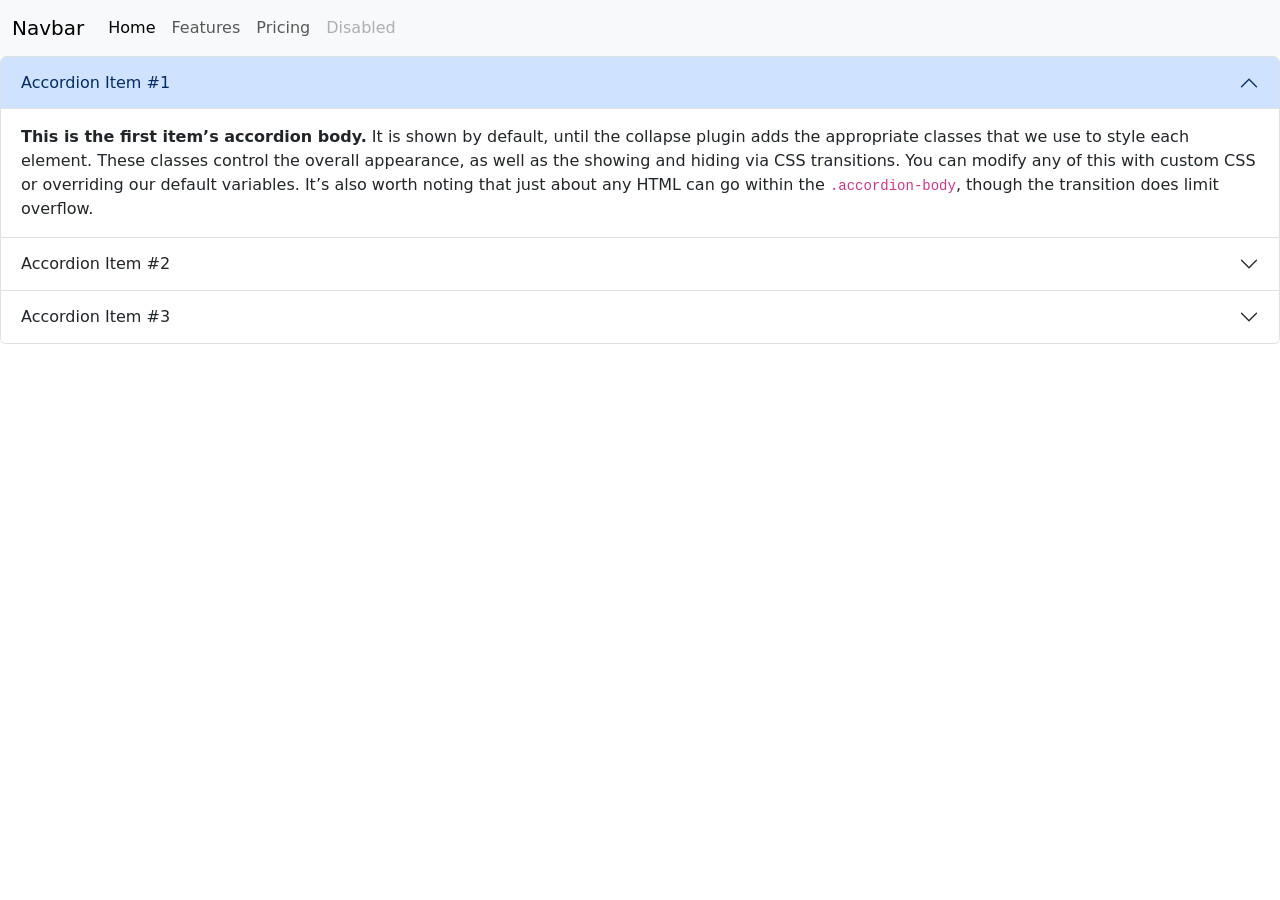
<file: archive/bootstrap/index.html>
<!DOCTYPE html>
<html lang="en">
  <head>
    <meta charset="UTF-8" />
    <meta name="viewport" content="width=device-width, initial-scale=1.0" />
    <title>Document</title>
    <link
      href="https://cdn.jsdelivr.net/npm/bootstrap@5.3.8/dist/css/bootstrap.min.css"
      rel="stylesheet"
      integrity="sha384-sRIl4kxILFvY47J16cr9ZwB07vP4J8+LH7qKQnuqkuIAvNWLzeN8tE5YBujZqJLB"
      crossorigin="anonymous"
    />
  </head>
  <body>
    <nav class="navbar navbar-expand-lg bg-body-tertiary">
      <div class="container-fluid">
        <a class="navbar-brand" href="#">Navbar</a>
        <button
          class="navbar-toggler"
          type="button"
          data-bs-toggle="collapse"
          data-bs-target="#navbarNav"
          aria-controls="navbarNav"
          aria-expanded="false"
          aria-label="Toggle navigation"
        >
          <span class="navbar-toggler-icon"></span>
        </button>
        <div class="collapse navbar-collapse" id="navbarNav">
          <ul class="navbar-nav">
            <li class="nav-item">
              <a class="nav-link active" aria-current="page" href="#">Home</a>
            </li>
            <li class="nav-item">
              <a class="nav-link" href="#">Features</a>
            </li>
            <li class="nav-item">
              <a class="nav-link" href="#">Pricing</a>
            </li>
            <li class="nav-item">
              <a class="nav-link disabled" aria-disabled="true">Disabled</a>
            </li>
          </ul>
        </div>
      </div>
    </nav>

    <div class="accordion" id="accordionExample">
      <div class="accordion-item">
        <h2 class="accordion-header">
          <button
            class="accordion-button"
            type="button"
            data-bs-toggle="collapse"
            data-bs-target="#collapseOne"
            aria-expanded="true"
            aria-controls="collapseOne"
          >
            Accordion Item #1
          </button>
        </h2>
        <div
          id="collapseOne"
          class="accordion-collapse collapse show"
          data-bs-parent="#accordionExample"
        >
          <div class="accordion-body">
            <strong>This is the first item’s accordion body.</strong> It is
            shown by default, until the collapse plugin adds the appropriate
            classes that we use to style each element. These classes control the
            overall appearance, as well as the showing and hiding via CSS
            transitions. You can modify any of this with custom CSS or
            overriding our default variables. It’s also worth noting that just
            about any HTML can go within the <code>.accordion-body</code>,
            though the transition does limit overflow.
          </div>
        </div>
      </div>
      <div class="accordion-item">
        <h2 class="accordion-header">
          <button
            class="accordion-button collapsed"
            type="button"
            data-bs-toggle="collapse"
            data-bs-target="#collapseTwo"
            aria-expanded="false"
            aria-controls="collapseTwo"
          >
            Accordion Item #2
          </button>
        </h2>
        <div
          id="collapseTwo"
          class="accordion-collapse collapse"
          data-bs-parent="#accordionExample"
        >
          <div class="accordion-body">
            <strong>This is the second item’s accordion body.</strong> It is
            hidden by default, until the collapse plugin adds the appropriate
            classes that we use to style each element. These classes control the
            overall appearance, as well as the showing and hiding via CSS
            transitions. You can modify any of this with custom CSS or
            overriding our default variables. It’s also worth noting that just
            about any HTML can go within the <code>.accordion-body</code>,
            though the transition does limit overflow.
          </div>
        </div>
      </div>
      <div class="accordion-item">
        <h2 class="accordion-header">
          <button
            class="accordion-button collapsed"
            type="button"
            data-bs-toggle="collapse"
            data-bs-target="#collapseThree"
            aria-expanded="false"
            aria-controls="collapseThree"
          >
            Accordion Item #3
          </button>
        </h2>
        <div
          id="collapseThree"
          class="accordion-collapse collapse"
          data-bs-parent="#accordionExample"
        >
          <div class="accordion-body">
            <strong>This is the third item’s accordion body.</strong> It is
            hidden by default, until the collapse plugin adds the appropriate
            classes that we use to style each element. These classes control the
            overall appearance, as well as the showing and hiding via CSS
            transitions. You can modify any of this with custom CSS or
            overriding our default variables. It’s also worth noting that just
            about any HTML can go within the <code>.accordion-body</code>,
            though the transition does limit overflow.
          </div>
        </div>
      </div>
    </div>

    <script
      src="https://cdn.jsdelivr.net/npm/bootstrap@5.3.8/dist/js/bootstrap.bundle.min.js"
      integrity="sha384-FKyoEForCGlyvwx9Hj09JcYn3nv7wiPVlz7YYwJrWVcXK/BmnVDxM+D2scQbITxI"
      crossorigin="anonymous"
    ></script>
  </body>
</html>
</file>
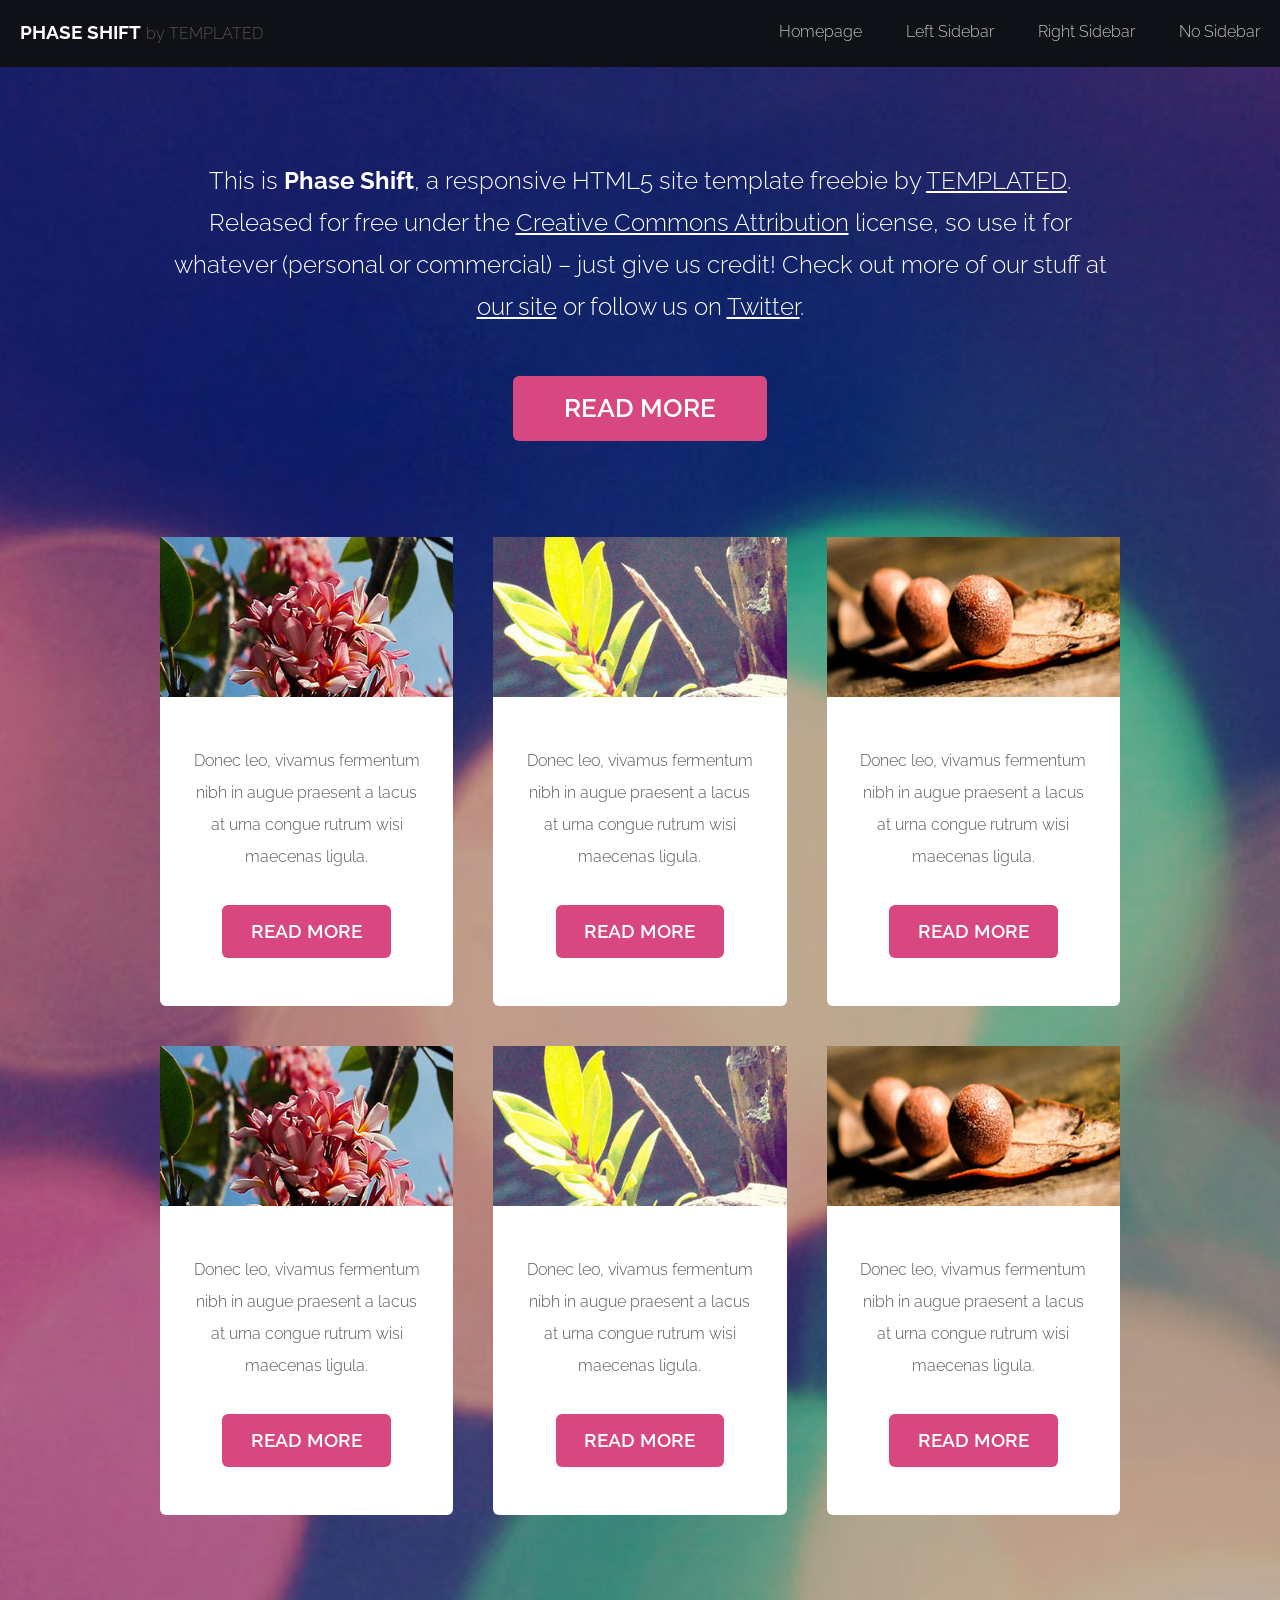
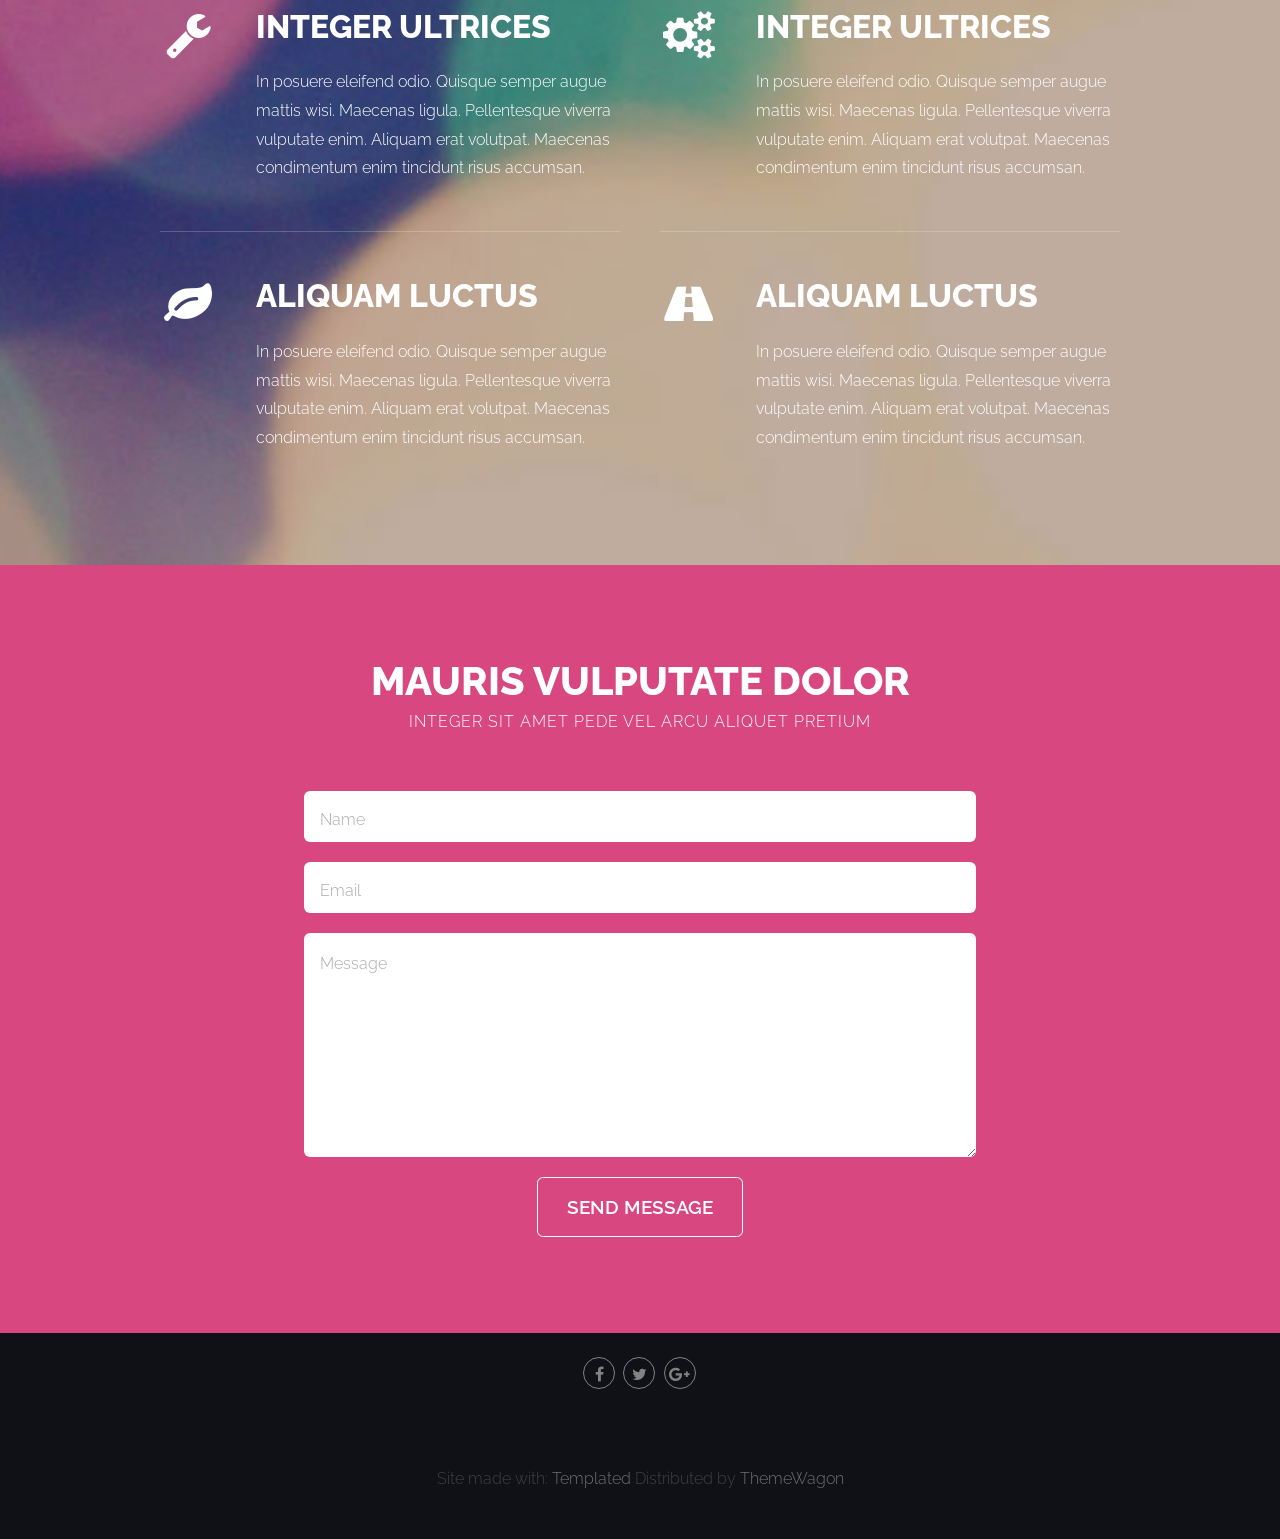
<file: archive/contoh/index.html>
<!DOCTYPE html>
<!--
	Phase Shift by TEMPLATED
	templated.co @templatedco
	Released for free under the Creative Commons Attribution 3.0 license (templated.co/license)
-->
<html>
  <head>
    <title>Phase Shift by TEMPLATED</title>
    <meta http-equiv="content-type" content="text/html; charset=utf-8" />
    <meta name="description" content="" />
    <meta name="keywords" content="" />
    <meta
      name="robots"
      content="index, follow, max-image-preview:large, max-snippet:-1, max-video-preview:-1"
    />
    <!--[if lte IE 8]><script src="css/ie/html5shiv.js"></script><![endif]-->
    <script src="js/jquery.min.js"></script>
    <script src="js/jquery.dropotron.min.js"></script>
    <script src="js/skel.min.js"></script>
    <script src="js/skel-layers.min.js"></script>
    <script src="js/init.js"></script>
    <noscript>
      <link rel="stylesheet" href="css/skel.css" /><link
        rel="stylesheet"
        href="css/style.css" /><link rel="stylesheet" href="css/style-wide.css"
    /></noscript>
    <!--[if lte IE 8]><link rel="stylesheet" href="css/ie/v8.css" /><![endif]-->
  </head>
  <body>
    <!-- Wrapper -->
    <div class="wrapper style1">
      <!-- Header -->
      <div id="header" class="skel-panels-fixed">
        <div id="logo">
          <h1><a href="index.html">Phase Shift</a></h1>
          <span class="tag">by TEMPLATED</span>
        </div>
        <nav id="nav">
          <ul>
            <li class="active"><a href="index.html">Homepage</a></li>
            <li><a href="left-sidebar.html">Left Sidebar</a></li>
            <li><a href="right-sidebar.html">Right Sidebar</a></li>
            <li><a href="no-sidebar.html">No Sidebar</a></li>
          </ul>
        </nav>
      </div>

      <!-- Banner -->
      <div id="banner" class="container">
        <section>
          <p>
            This is <strong>Phase Shift</strong>, a responsive HTML5 site
            template freebie by <a href="http://templated.co">TEMPLATED</a>.
            Released for free under the
            <a href="http://templated.co/license"
              >Creative Commons Attribution</a
            >
            license, so use it for whatever (personal or commercial) – just give
            us credit! Check out more of our stuff at
            <a href="http://templated.co">our site</a> or follow us on
            <a href="http://twitter.com/templatedco">Twitter</a>.
          </p>
          <a href="#" class="button medium">Read More</a>
        </section>
      </div>

      <!-- Extra -->
      <div id="extra">
        <div class="container">
          <div class="row no-collapse-1">
            <section class="4u">
              <a href="#" class="image featured"
                ><img src="images/pic01.jpg" alt="" width="368" height="160"
              /></a>
              <div class="box">
                <p>
                  Donec leo, vivamus fermentum nibh in augue praesent a lacus at
                  urna congue rutrum wisi maecenas ligula.
                </p>
                <a href="#" class="button">Read More</a>
              </div>
            </section>
            <section class="4u">
              <a href="#" class="image featured"
                ><img src="images/pic02.jpg" alt="" width="368" height="160"
              /></a>
              <div class="box">
                <p>
                  Donec leo, vivamus fermentum nibh in augue praesent a lacus at
                  urna congue rutrum wisi maecenas ligula.
                </p>
                <a href="#" class="button">Read More</a>
              </div>
            </section>
            <section class="4u">
              <a href="#" class="image featured"
                ><img src="images/pic03.jpg" alt="" width="368" height="160"
              /></a>
              <div class="box">
                <p>
                  Donec leo, vivamus fermentum nibh in augue praesent a lacus at
                  urna congue rutrum wisi maecenas ligula.
                </p>
                <a href="#" class="button">Read More</a>
              </div>
            </section>
          </div>
          <div class="row no-collapse-1">
            <section class="4u">
              <a href="#" class="image featured"
                ><img src="images/pic01.jpg" alt="" width="368" height="160"
              /></a>
              <div class="box">
                <p>
                  Donec leo, vivamus fermentum nibh in augue praesent a lacus at
                  urna congue rutrum wisi maecenas ligula.
                </p>
                <a href="#" class="button">Read More</a>
              </div>
            </section>
            <section class="4u">
              <a href="#" class="image featured"
                ><img src="images/pic02.jpg" alt="" width="368" height="160"
              /></a>
              <div class="box">
                <p>
                  Donec leo, vivamus fermentum nibh in augue praesent a lacus at
                  urna congue rutrum wisi maecenas ligula.
                </p>
                <a href="#" class="button">Read More</a>
              </div>
            </section>
            <section class="4u">
              <a href="#" class="image featured"
                ><img src="images/pic03.jpg" alt="" width="368" height="160"
              /></a>
              <div class="box">
                <p>
                  Donec leo, vivamus fermentum nibh in augue praesent a lacus at
                  urna congue rutrum wisi maecenas ligula.
                </p>
                <a href="#" class="button">Read More</a>
              </div>
            </section>
          </div>
        </div>
      </div>

      <!-- Main -->
      <div id="main">
        <div class="container">
          <div class="row">
            <!-- Content -->
            <div class="6u">
              <section>
                <ul class="style">
                  <li class="fa fa-wrench">
                    <h3>Integer ultrices</h3>
                    <span
                      >In posuere eleifend odio. Quisque semper augue mattis
                      wisi. Maecenas ligula. Pellentesque viverra vulputate
                      enim. Aliquam erat volutpat. Maecenas condimentum enim
                      tincidunt risus accumsan.</span
                    >
                  </li>
                  <li class="fa fa-leaf">
                    <h3>Aliquam luctus</h3>
                    <span
                      >In posuere eleifend odio. Quisque semper augue mattis
                      wisi. Maecenas ligula. Pellentesque viverra vulputate
                      enim. Aliquam erat volutpat. Maecenas condimentum enim
                      tincidunt risus accumsan.</span
                    >
                  </li>
                </ul>
              </section>
            </div>
            <div class="6u">
              <section>
                <ul class="style">
                  <li class="fa fa-cogs">
                    <h3>Integer ultrices</h3>
                    <span
                      >In posuere eleifend odio. Quisque semper augue mattis
                      wisi. Maecenas ligula. Pellentesque viverra vulputate
                      enim. Aliquam erat volutpat. Maecenas condimentum enim
                      tincidunt risus accumsan.</span
                    >
                  </li>
                  <li class="fa fa-road">
                    <h3>Aliquam luctus</h3>
                    <span
                      >In posuere eleifend odio. Quisque semper augue mattis
                      wisi. Maecenas ligula. Pellentesque viverra vulputate
                      enim. Aliquam erat volutpat. Maecenas condimentum enim
                      tincidunt risus accumsan.</span
                    >
                  </li>
                </ul>
              </section>
            </div>
          </div>
        </div>
      </div>
    </div>

    <!-- Footer -->
    <div id="footer" class="wrapper style2">
      <div class="container">
        <section>
          <header class="major">
            <h2>Mauris vulputate dolor</h2>
            <span class="byline"
              >Integer sit amet pede vel arcu aliquet pretium</span
            >
          </header>
          <form method="post" action="#">
            <div class="row half">
              <div class="12u">
                <input
                  class="text"
                  type="text"
                  name="name"
                  id="name"
                  placeholder="Name"
                />
              </div>
            </div>
            <div class="row half">
              <div class="12u">
                <input
                  class="text"
                  type="text"
                  name="email"
                  id="email"
                  placeholder="Email"
                />
              </div>
            </div>
            <div class="row half">
              <div class="12u">
                <textarea
                  name="message"
                  id="message"
                  placeholder="Message"
                ></textarea>
              </div>
            </div>
            <div class="row half">
              <div class="12u">
                <ul class="actions">
                  <li>
                    <input
                      type="submit"
                      value="Send Message"
                      class="button alt"
                    />
                  </li>
                </ul>
              </div>
            </div>
          </form>
        </section>
      </div>
    </div>

    <!-- Copyright -->
    <div id="copyright">
      <div class="container">
        <br />
        <ul class="icons">
          <li>
            <a href="#" class="fa fa-facebook"><span>Facebook</span></a>
          </li>
          <li>
            <a href="#" class="fa fa-twitter"><span>Twitter</span></a>
          </li>
          <li>
            <a href="#" class="fa fa-google-plus"><span>Google+</span></a>
          </li>
        </ul>
      </div>
    </div>
    <div class="copyright">
      Site made with: <a href="https://templated.co/">Templated</a> Distributed
      by <a href="https://themewagon.com" target="_blank">ThemeWagon</a>
    </div>
  </body>
</html>
</file>
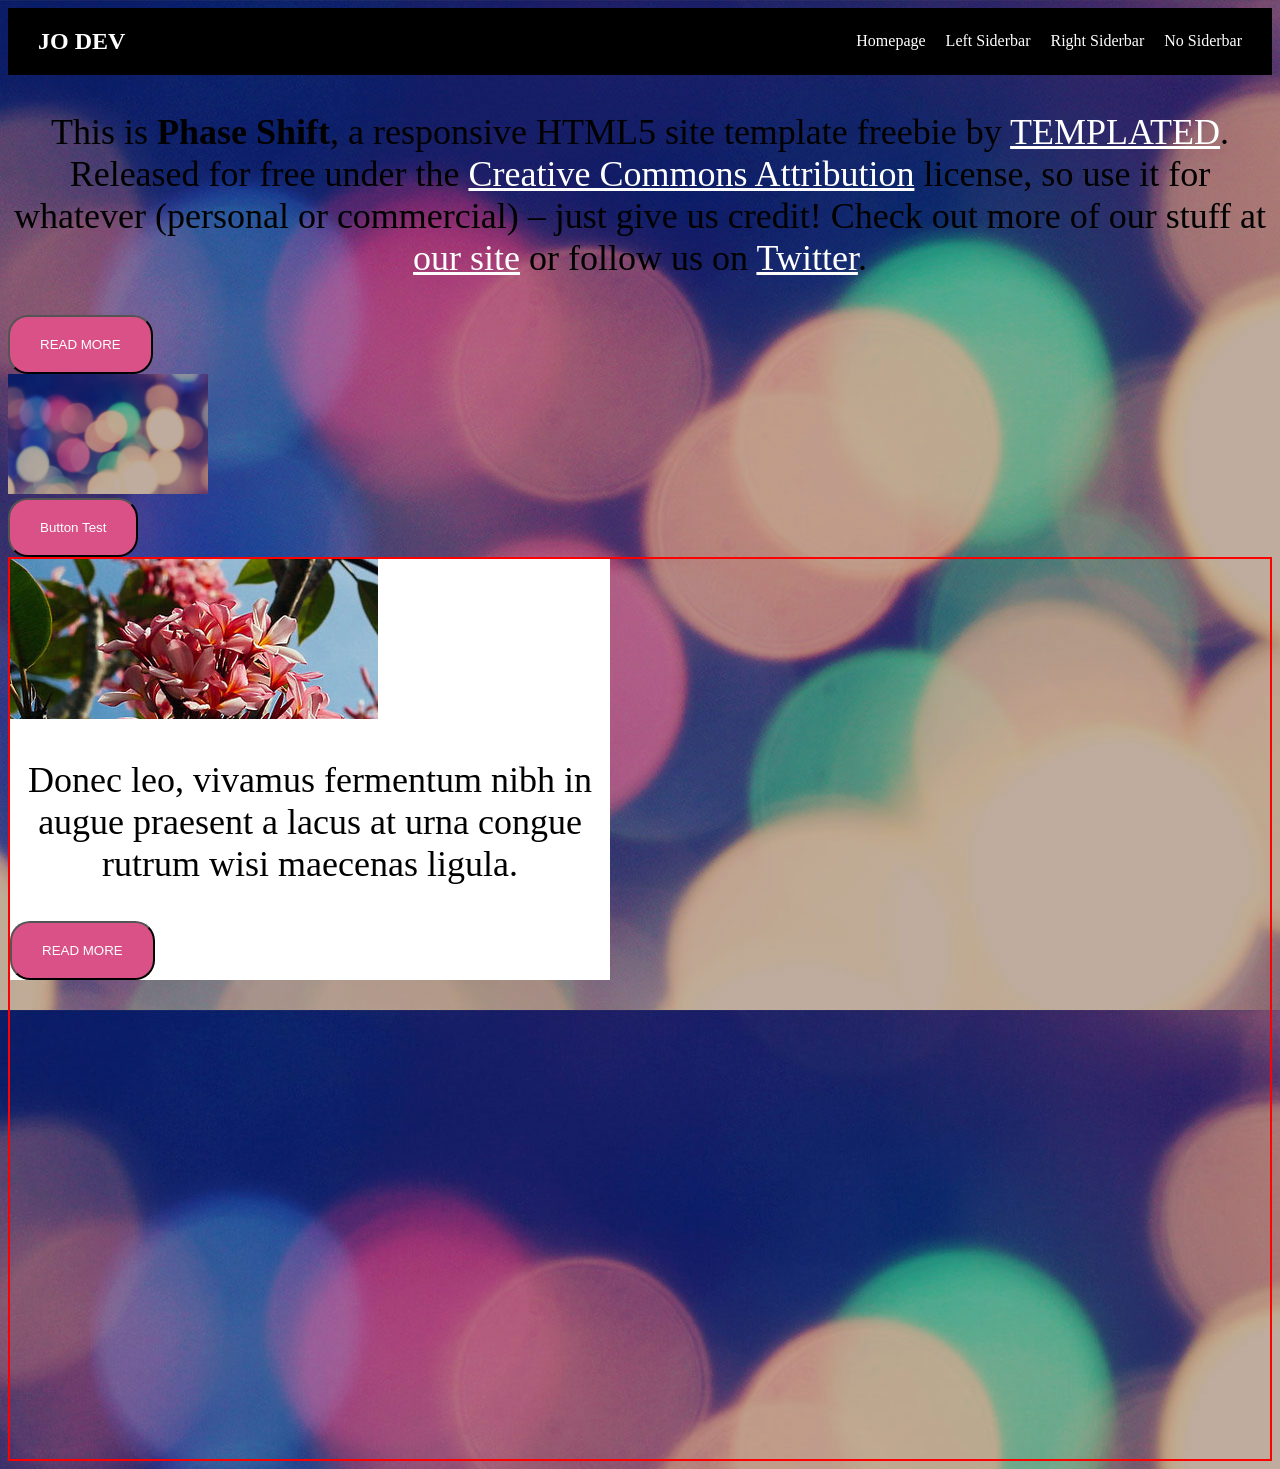
<file: archive/main/index.html>
<!DOCTYPE html>
<html lang="en">
  <head>
    <meta charset="UTF-8" />
    <meta name="viewport" content="width=device-width, initial-scale=1.0" />
    <title>Document</title>
    <link rel="stylesheet" href="css-styles/homepage.css" />
    <link rel="stylesheet" href="style.css" />
  </head>
  <body>
    <nav>
      <h1>JO DEV</h1>
      <ul>
        <li>Homepage</li>
        <li>Left Siderbar</li>
        <li>Right Siderbar</li>
        <li>No Siderbar</li>
      </ul>
    </nav>
    <p id="id-test">
      This is <strong>Phase Shift</strong>, a responsive HTML5 site template
      freebie by <a href="https://templated.co/">TEMPLATED</a>. Released for
      free under the
      <a href="https://templated.co/license">Creative Commons Attribution</a>
      license, so use it for whatever (personal or commercial) – just give us
      credit! Check out more of our stuff at
      <a href="https://templated.co">our site</a> or follow us on
      <a href="https://x.com">Twitter</a>.
    </p>
    <button>READ MORE</button>
    <section class="container">
      <img src="assets/bg.jpg" alt="image" width="200px" />
    </section>
    <button class="button-test">Button Test</button>

    <!-- main content -->
    <div id="container">
      <div class="card">
        <img src="images/pic01.jpg" alt="" />
        <p>
          Donec leo, vivamus fermentum nibh in augue praesent a lacus at urna
          congue rutrum wisi maecenas ligula.
        </p>
        <button>READ MORE</button>
      </div>
    </div>
  </body>
</html>
</file>
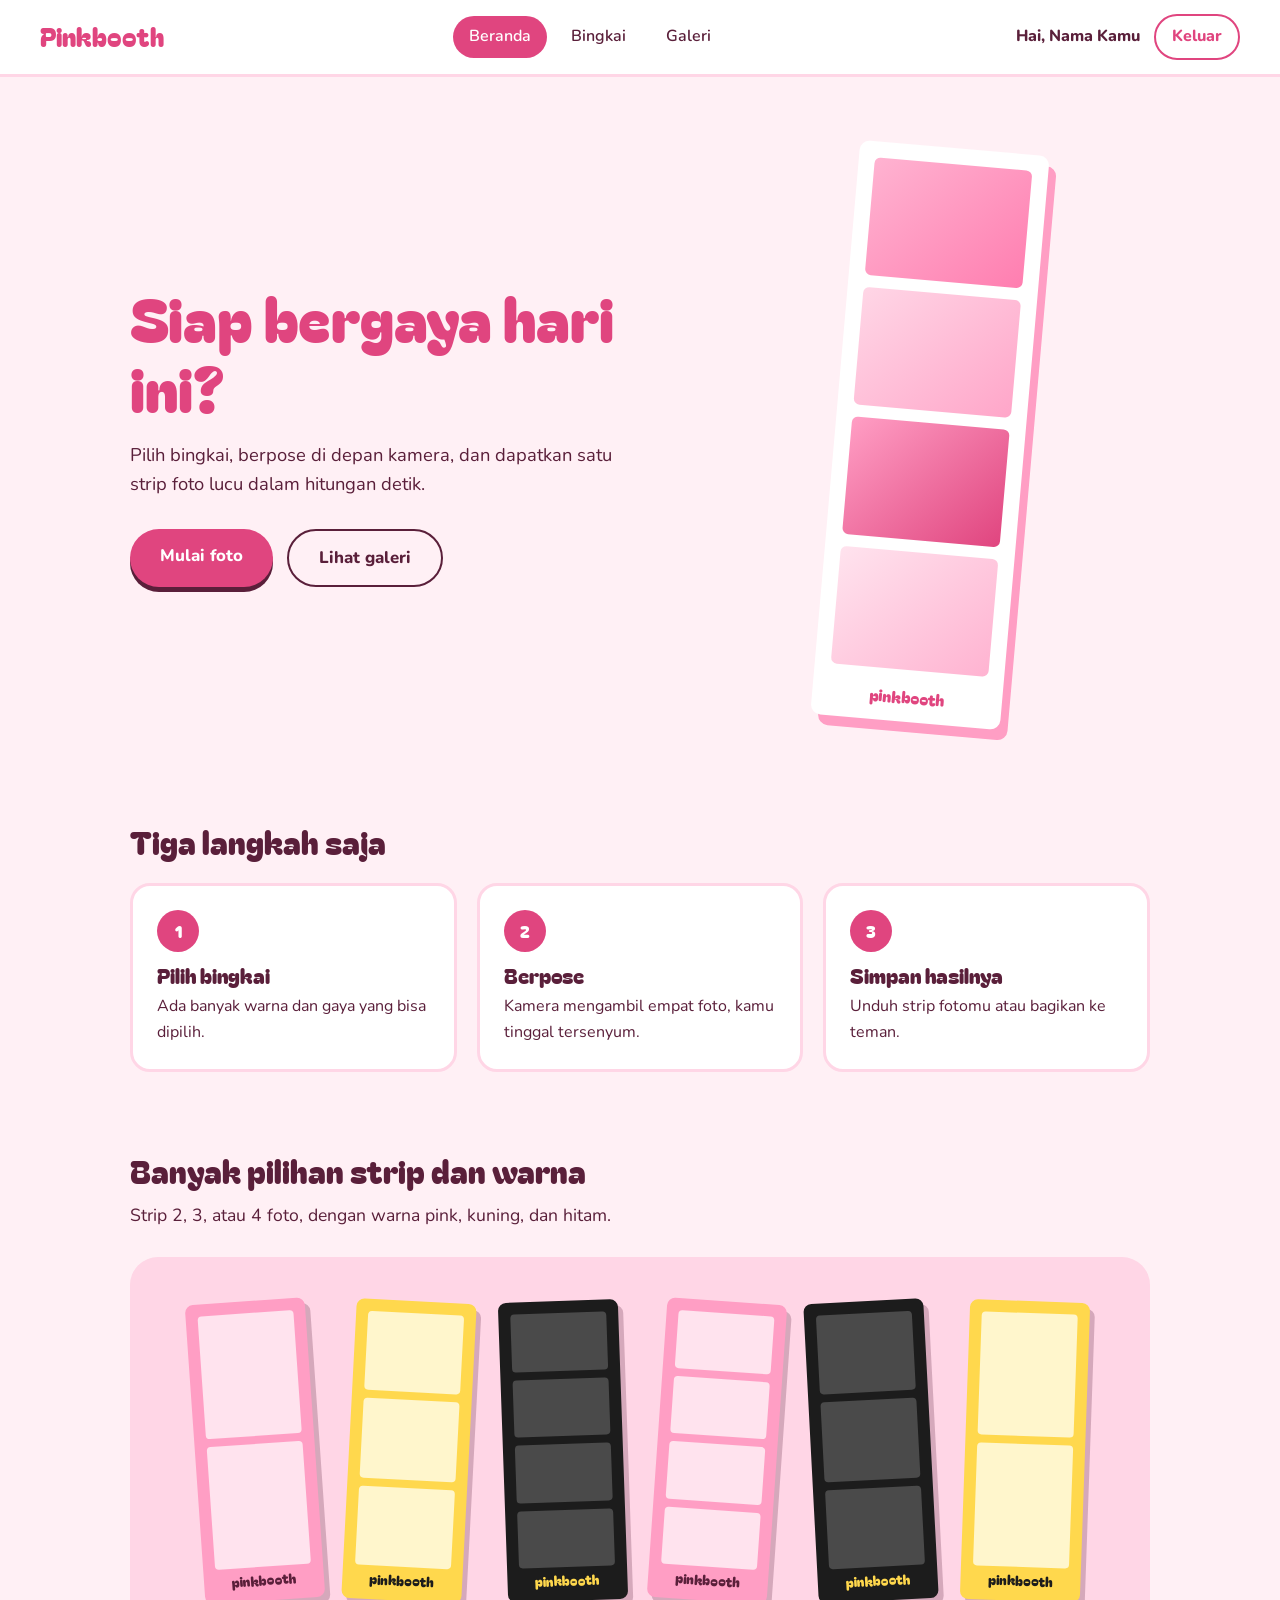
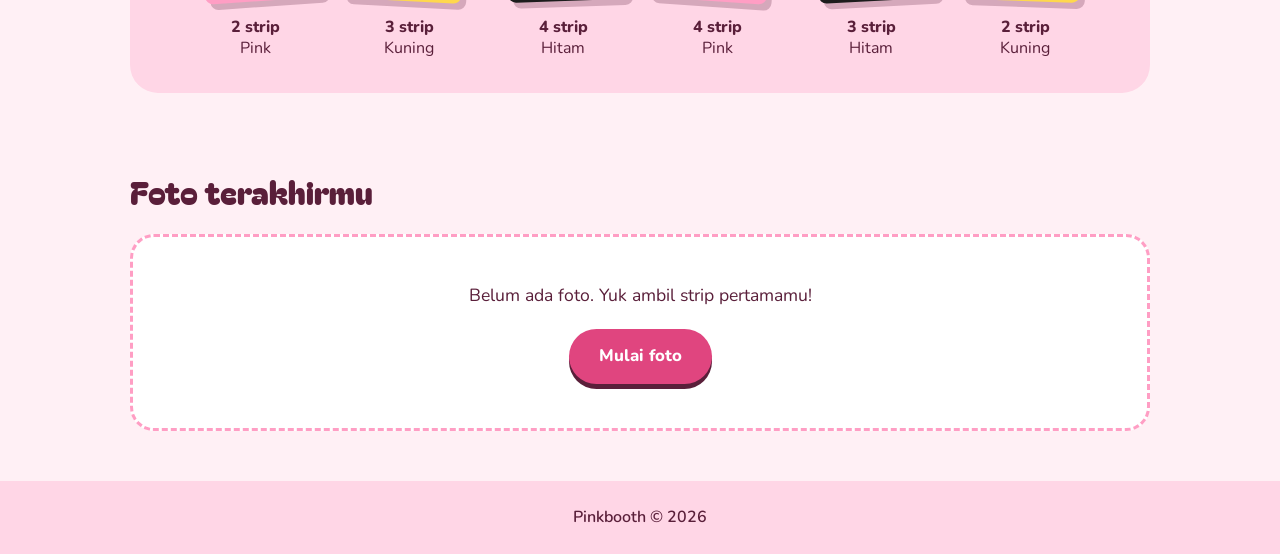
<file: github/landing_page.html>
<!DOCTYPE html>
<html lang="id">

<head>
    <meta charset="UTF-8">
    <meta name="viewport" content="width=device-width, initial-scale=1">
    <title>Photobooth - Beranda</title>
    <link rel="preconnect" href="https://fonts.googleapis.com">
    <link rel="preconnect" href="https://fonts.gstatic.com" crossorigin>
    <link href="https://fonts.googleapis.com/css2?family=Bagel+Fat+One&family=Nunito:wght@400;600;800&display=swap"
        rel="stylesheet">
    <link rel="stylesheet" href="landing.css">
</head>

<body>

    <!-- ===== BAR ATAS ===== -->
    <header class="bar-atas">
        <a href="#" class="logo">Pinkbooth</a>
        <nav class="menu">
            <a href="#" class="aktif">Beranda</a>
            <a href="#bingkai">Bingkai</a>
            <a href="#galeri">Galeri</a>
        </nav>
        <div class="akun">
            <span class="akun-nama">Hai, Nama Kamu</span>
            <a href="login.html" class="tombol-keluar">Keluar</a>
        </div>
    </header>

    <main>

        <!-- ===== BAGIAN UTAMA ===== -->
        <section class="hero">
            <div class="hero-teks">
                <h1>Siap bergaya hari ini?</h1>
                <p>Pilih bingkai, berpose di depan kamera, dan dapatkan satu strip foto lucu dalam hitungan detik.</p>
                <div class="hero-tombol">
                    <a href="booth.html" class="tombol tombol-utama">Mulai foto</a>
                    <a href="#galeri" class="tombol tombol-tipis">Lihat galeri</a>
                </div>
            </div>

            <!-- strip foto dibuat dari CSS, tidak perlu gambar -->
            <div class="strip-wadah" aria-hidden="true">
                <div class="strip">
                    <div class="bingkai-foto f1"></div>
                    <div class="bingkai-foto f2"></div>
                    <div class="bingkai-foto f3"></div>
                    <div class="bingkai-foto f4"></div>
                    <span class="strip-tulisan">pinkbooth</span>
                </div>
            </div>
        </section>

        <!-- ===== LANGKAH ===== -->
        <section class="langkah">
            <h2>Tiga langkah saja</h2>
            <ol class="langkah-daftar">
                <li>
                    <span class="langkah-nomor">1</span>
                    <h3>Pilih bingkai</h3>
                    <p>Ada banyak warna dan gaya yang bisa dipilih.</p>
                </li>
                <li>
                    <span class="langkah-nomor">2</span>
                    <h3>Berpose</h3>
                    <p>Kamera mengambil empat foto, kamu tinggal tersenyum.</p>
                </li>
                <li>
                    <span class="langkah-nomor">3</span>
                    <h3>Simpan hasilnya</h3>
                    <p>Unduh strip fotomu atau bagikan ke teman.</p>
                </li>
            </ol>
        </section>

        <!-- ===== PROMOSI STRIP (hanya tampilan, tidak bisa diklik) ===== -->
        <section class="bingkai" id="bingkai">
            <h2>Banyak pilihan strip dan warna</h2>
            <p class="bingkai-ket">Strip 2, 3, atau 4 foto, dengan warna pink, kuning, dan hitam.</p>

            <div class="pamer">
                <div class="pamer-item warna-pink">
                    <div class="strip-mini">
                        <div class="foto"></div>
                        <div class="foto"></div>
                        <span class="strip-merek">pinkbooth</span>
                    </div>
                    <p class="pamer-label"><strong>2 strip</strong>Pink</p>
                </div>

                <div class="pamer-item warna-kuning">
                    <div class="strip-mini">
                        <div class="foto"></div>
                        <div class="foto"></div>
                        <div class="foto"></div>
                        <span class="strip-merek">pinkbooth</span>
                    </div>
                    <p class="pamer-label"><strong>3 strip</strong>Kuning</p>
                </div>

                <div class="pamer-item warna-hitam">
                    <div class="strip-mini">
                        <div class="foto"></div>
                        <div class="foto"></div>
                        <div class="foto"></div>
                        <div class="foto"></div>
                        <span class="strip-merek">pinkbooth</span>
                    </div>
                    <p class="pamer-label"><strong>4 strip</strong>Hitam</p>
                </div>

                <div class="pamer-item warna-pink">
                    <div class="strip-mini">
                        <div class="foto"></div>
                        <div class="foto"></div>
                        <div class="foto"></div>
                        <div class="foto"></div>
                        <span class="strip-merek">pinkbooth</span>
                    </div>
                    <p class="pamer-label"><strong>4 strip</strong>Pink</p>
                </div>

                <div class="pamer-item warna-hitam">
                    <div class="strip-mini">
                        <div class="foto"></div>
                        <div class="foto"></div>
                        <div class="foto"></div>
                        <span class="strip-merek">pinkbooth</span>
                    </div>
                    <p class="pamer-label"><strong>3 strip</strong>Hitam</p>
                </div>

                <div class="pamer-item warna-kuning">
                    <div class="strip-mini">
                        <div class="foto"></div>
                        <div class="foto"></div>
                        <span class="strip-merek">pinkbooth</span>
                    </div>
                    <p class="pamer-label"><strong>2 strip</strong>Kuning</p>
                </div>
            </div>
        </section>

        <!-- ===== GALERI ===== -->
        <section class="galeri" id="galeri">
            <h2>Foto terakhirmu</h2>
            <!-- Kalau belum ada foto, tampilkan kotak kosong ini -->
            <div class="galeri-kosong">
                <p>Belum ada foto. Yuk ambil strip pertamamu!</p>
                <a href="booth.html" class="tombol tombol-utama">Mulai foto</a>
            </div>
        </section>

    </main>

    <footer class="kaki">
        <p>Pinkbooth &copy; 2026</p>
    </footer>


</body>

</html>
</file>
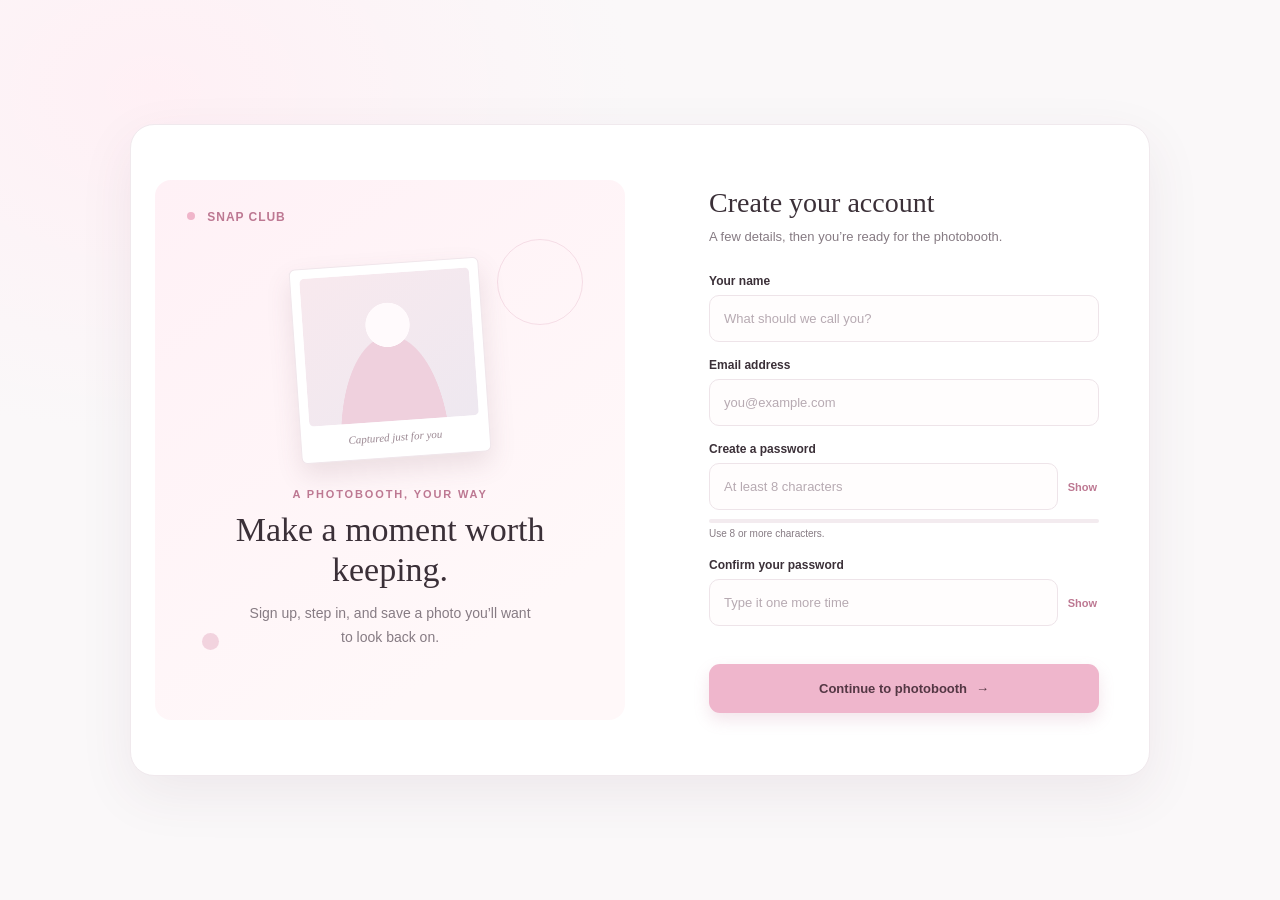
<file: github/register-page.html>
﻿<!DOCTYPE html>
<html lang="en">
<head>
  <meta charset="UTF-8">
  <meta name="viewport" content="width=device-width, initial-scale=1.0">
  <meta name="theme-color" content="#faf8f9">
  <meta name="description" content="Create your account and get ready for a little photobooth magic.">
  <title>Join the Snap Club</title>
  <style>
    :root {
      color-scheme: light;
      --ink: #3b3038;
      --muted: #867b83;
      --pink: #f0b5ca;
      --pink-dark: #bd7892;
      --line: #eee4e9;
    }

    * { box-sizing: border-box; }

    body {
      min-height: 100vh;
      margin: 0;
      display: grid;
      place-items: center;
      overflow-x: hidden;
      padding: 38px 20px;
      color: var(--ink);
      background:
        radial-gradient(ellipse at 12% 10%, #fff0f5 0, transparent 30%),
        #faf8f9;
      font-family: "Trebuchet MS", "Segoe UI", sans-serif;
    }

    button, input { font: inherit; }

    .page {
      position: relative;
      width: min(100%, 1020px);
      min-height: 600px;
      display: grid;
      grid-template-columns: 1fr 0.94fr;
      align-items: center;
      gap: clamp(26px, 5vw, 58px);
      padding: 24px;
      border: 1px solid #f0e9ed;
      border-radius: 24px;
      background: #fff;
      box-shadow: 0 18px 54px rgba(87, 55, 72, 0.08);
    }

    .intro {
      position: relative;
      display: flex;
      flex-direction: column;
      justify-content: center;
      min-height: 540px;
      padding: 48px 36px;
      border-radius: 16px;
      overflow: hidden;
      background: linear-gradient(145deg, #fff1f6, #fff8f9 80%);
      isolation: isolate;
    }

    .intro::before,
    .intro::after {
      position: absolute;
      z-index: -1;
      border-radius: 50%;
      content: "";
      pointer-events: none;
    }

    .intro::before {
      top: 11%;
      right: 9%;
      width: 84px;
      height: 84px;
      border: 1px solid rgba(214, 148, 174, 0.25);
      animation: drift 9s ease-in-out infinite;
    }

    .intro::after {
      bottom: 13%;
      left: 10%;
      width: 17px;
      height: 17px;
      background: rgba(232, 183, 203, 0.55);
      animation: drift 7s ease-in-out infinite reverse;
    }

    .brand {
      position: absolute;
      top: 30px;
      left: 32px;
      color: var(--pink-dark);
      font-size: 12px;
      font-weight: 800;
      letter-spacing: 0.08em;
    }

    .brand span {
      display: inline-block;
      width: 8px;
      height: 8px;
      margin-right: 8px;
      border-radius: 50%;
      background: var(--pink);
      vertical-align: 1px;
    }

    .polaroid {
      position: relative;
      z-index: 1;
      width: 190px;
      margin: 12px auto 30px;
      padding: 9px 9px 14px;
      border: 1px solid #f0e6eb;
      border-radius: 6px;
      transform: rotate(-4deg);
      background: #fff;
      box-shadow: 0 12px 26px rgba(109, 66, 88, 0.13);
      animation: bob 6s ease-in-out infinite;
      transition: transform 220ms ease, box-shadow 220ms ease;
    }

    .polaroid:hover {
      animation-play-state: paused;
      transform: rotate(-1deg) translateY(-4px);
      box-shadow: 0 16px 30px rgba(109, 66, 88, 0.17);
    }

    .photo {
      height: 148px;
      display: grid;
      place-items: center;
      overflow: hidden;
      border-radius: 5px;
      background:
        radial-gradient(circle at 50% 35%, #fffafc 0 17%, transparent 17.5%),
        radial-gradient(ellipse at 50% 118%, #efd0dd 0 45%, transparent 45.5%),
        linear-gradient(145deg, #f8e9ee, #eee8f0);
      color: #a5798c;
      font-size: 11px;
      font-weight: 700;
      letter-spacing: 0.16em;
    }

    .polaroid-caption {
      padding-top: 10px;
      color: #9a8791;
      font-family: Georgia, serif;
      font-size: 11px;
      font-style: italic;
      text-align: center;
    }

    .intro-copy { position: relative; z-index: 1; text-align: center; }
    .eyebrow {
      margin: 0 0 10px;
      color: var(--pink-dark);
      font-size: 11px;
      font-weight: 800;
      letter-spacing: 0.17em;
      text-transform: uppercase;
    }

    h1 {
      max-width: 330px;
      margin: 0 auto 12px;
      font-family: Georgia, "Times New Roman", serif;
      font-size: clamp(28px, 4vw, 34px);
      font-weight: 500;
      line-height: 1.18;
    }

    .intro-copy p:last-child {
      max-width: 285px;
      margin: 0 auto;
      color: var(--muted);
      font-size: 14px;
      line-height: 1.7;
    }

    .form-side {
      display: flex;
      align-items: center;
      padding: 38px clamp(12px, 2vw, 24px);
    }

    .form-wrap {
      width: 100%;
      max-width: 390px;
      margin: auto;
      animation: arrive 600ms both;
    }

    .form-heading {
      margin: 0 0 8px;
      font-family: Georgia, "Times New Roman", serif;
      font-size: 28px;
      font-weight: 500;
    }

    .form-subtitle {
      margin: 0 0 27px;
      color: var(--muted);
      font-size: 13px;
      line-height: 1.6;
    }

    .field { margin-bottom: 16px; }

    .password-row {
      display: flex;
      align-items: center;
      gap: 8px;
    }

    .password-row input { min-width: 0; }

    .show-password {
      flex: 0 0 auto;
      padding: 10px 2px;
      border: 0;
      background: transparent;
      color: var(--pink-dark);
      cursor: pointer;
      font-size: 11px;
      font-weight: 700;
    }

    .show-password:focus-visible {
      border-radius: 4px;
      outline: 2px solid var(--pink);
      outline-offset: 3px;
    }

    .strength {
      height: 4px;
      margin-top: 9px;
      overflow: hidden;
      border-radius: 9px;
      background: #f3ebef;
    }

    .strength-fill {
      width: 0;
      height: 100%;
      border-radius: inherit;
      background: #e3a9c0;
      transition: width 220ms ease, background-color 220ms ease;
    }

    .strength-label {
      min-height: 14px;
      margin: 5px 0 0;
      color: var(--muted);
      font-size: 10px;
    }

    label {
      display: block;
      margin-bottom: 7px;
      font-size: 12px;
      font-weight: 700;
    }

    input {
      width: 100%;
      height: 47px;
      padding: 0 14px;
      border: 1px solid var(--line);
      border-radius: 10px;
      outline: none;
      background: #fffdfd;
      color: var(--ink);
      font-size: 13px;
      transition: border-color 160ms ease, box-shadow 160ms ease;
    }

    input::placeholder { color: #b7aab2; }
    input:focus { border-color: var(--pink); box-shadow: 0 0 0 3px rgba(240, 181, 202, 0.22); }

    .password-hint { margin: 6px 0 0; color: var(--muted); font-size: 11px; }

    .error {
      min-height: 18px;
      margin: -4px 0 8px;
      color: #b73f68;
      font-size: 12px;
    }

    .submit {
      width: 100%;
      min-height: 49px;
      display: flex;
      align-items: center;
      justify-content: center;
      gap: 9px;
      margin-top: 6px;
      border: 0;
      border-radius: 11px;
      background: #efb6cc;
      box-shadow: 0 7px 16px rgba(191, 111, 145, 0.18);
      color: #543744;
      cursor: pointer;
      font-size: 13px;
      font-weight: 800;
      transition: transform 180ms ease, box-shadow 180ms ease, background-color 180ms ease;
    }

    .submit:hover { transform: translateY(-2px); background: #eaa8c1; box-shadow: 0 10px 20px rgba(191, 111, 145, 0.22); }
    .submit:focus-visible { outline: 3px solid #f4d2df; outline-offset: 3px; }
    .submit:active { transform: translateY(0) scale(0.99); }

    .terms {
      margin: 15px 4px 0;
      color: var(--muted);
      font-size: 10px;
      line-height: 1.6;
      text-align: center;
    }

    @keyframes bob {
      0%, 100% { transform: translateY(0) rotate(-4deg); }
      50% { transform: translateY(-6px) rotate(-2deg); }
    }

    @keyframes drift {
      0%, 100% { transform: translate(0, 0); }
      50% { transform: translate(8px, -10px); }
    }

    @keyframes arrive {
      from { opacity: 0; transform: translateY(12px); }
      to { opacity: 1; transform: translateY(0); }
    }

    @media (max-width: 760px) {
      body { padding: 18px 14px; }
      .page { max-width: 500px; grid-template-columns: 1fr; gap: 10px; padding: 12px; }
      .intro {
        min-height: 370px;
        padding: 58px 25px 28px;
        border-radius: 16px;
      }
      .brand { top: 22px; left: 22px; }
      .polaroid { width: 145px; margin: 6px auto 20px; padding: 7px 7px 10px; }
      .photo { height: 110px; }
      .polaroid-caption { padding-top: 8px; }
      h1 { font-size: 29px; }
      .intro-copy p:last-child { font-size: 12px; }
      .form-side { padding: 20px 16px 24px; }
      .form-heading { font-size: 26px; }
      .form-subtitle { margin-bottom: 22px; }
    }

    @media (prefers-reduced-motion: reduce) {
      *, *::before, *::after {
        scroll-behavior: auto !important;
        animation-duration: 0.01ms !important;
        animation-iteration-count: 1 !important;
        transition-duration: 0.01ms !important;
      }
    }
  </style>
</head>
<body>
  <main class="page">
    <section class="intro" aria-labelledby="welcome-heading">
      <div class="brand"><span aria-hidden="true"></span> SNAP CLUB</div>
      <div class="polaroid" aria-hidden="true">
        <div class="photo"></div>
        <div class="polaroid-caption">Captured just for you</div>
      </div>
      <div class="intro-copy">
        <p class="eyebrow">A photobooth, your way</p>
        <h1 id="welcome-heading">Make a moment worth keeping.</h1>
        <p>Sign up, step in, and save a photo you’ll want to look back on.</p>
      </div>
    </section>

    <section class="form-side" aria-labelledby="form-heading">
      <div class="form-wrap">
        <h2 class="form-heading" id="form-heading">Create your account</h2>
        <p class="form-subtitle">A few details, then you’re ready for the photobooth.</p>
        <form id="register-form">
          <div class="field">
            <label for="name">Your name</label>
            <input id="name" name="name" type="text" autocomplete="name" placeholder="What should we call you?" required>
          </div>
          <div class="field">
            <label for="email">Email address</label>
            <input id="email" name="email" type="email" autocomplete="email" placeholder="you@example.com" required>
          </div>
          <div class="field">
            <label for="password">Create a password</label>
            <div class="password-row">
              <input id="password" name="password" type="password" autocomplete="new-password" minlength="8" placeholder="At least 8 characters" required>
              <button class="show-password" type="button" aria-controls="password" aria-pressed="false">Show</button>
            </div>
            <div class="strength" aria-hidden="true"><div class="strength-fill" id="strength-fill"></div></div>
            <p class="strength-label" id="strength-label" aria-live="polite">Use 8 or more characters.</p>
          </div>
          <div class="field">
            <label for="confirm-password">Confirm your password</label>
            <div class="password-row">
              <input id="confirm-password" name="confirm-password" type="password" autocomplete="new-password" minlength="8" placeholder="Type it one more time" required>
              <button class="show-password" type="button" aria-controls="confirm-password" aria-pressed="false">Show</button>
            </div>
          </div>
          <p class="error" id="form-error" role="alert" aria-live="polite"></p>
          <button class="submit" type="submit">Continue to photobooth <span aria-hidden="true">&rarr;</span></button>
        </form>
      </div>
    </section>
  </main>
  <script>
    const form = document.querySelector("#register-form");
    const password = document.querySelector("#password");
    const confirmPassword = document.querySelector("#confirm-password");
    const error = document.querySelector("#form-error");
    const strengthFill = document.querySelector("#strength-fill");
    const strengthLabel = document.querySelector("#strength-label");

    document.querySelectorAll(".show-password").forEach((button) => {
      button.addEventListener("click", () => {
        const input = document.getElementById(button.getAttribute("aria-controls"));
        const isVisible = input.type === "text";
        input.type = isVisible ? "password" : "text";
        button.textContent = isVisible ? "Show" : "Hide";
        button.setAttribute("aria-pressed", String(!isVisible));
      });
    });

    password.addEventListener("input", () => {
      const value = password.value;
      const score = [
        value.length >= 8,
        /[A-Z]/.test(value) && /[a-z]/.test(value),
        /\d/.test(value),
        /[^A-Za-z0-9]/.test(value)
      ].filter(Boolean).length;
      const labels = ["Use 8 or more characters.", "A little stronger", "Getting stronger", "Nice and strong!", "Super strong!"];
      const colors = ["#f5eaf0", "#f4c7d9", "#f0b3ce", "#e995b8", "#db80a8"];

      strengthFill.style.width = `${score * 25}%`;
      strengthFill.style.backgroundColor = colors[score];
      strengthLabel.textContent = value ? labels[score] : labels[0];
    });

    form.addEventListener("submit", (event) => {
      event.preventDefault();

      if (password.value !== confirmPassword.value) {
        error.textContent = "Those passwords don't match yet. Please check them.";
        confirmPassword.setAttribute("aria-invalid", "true");
        confirmPassword.focus();
        return;
      }

      error.textContent = "";
      confirmPassword.removeAttribute("aria-invalid");
      window.location.assign("photobooth.html");
    });

    confirmPassword.addEventListener("input", () => {
      error.textContent = "";
      confirmPassword.removeAttribute("aria-invalid");
    });
  </script>
</body>
</html>
</file>
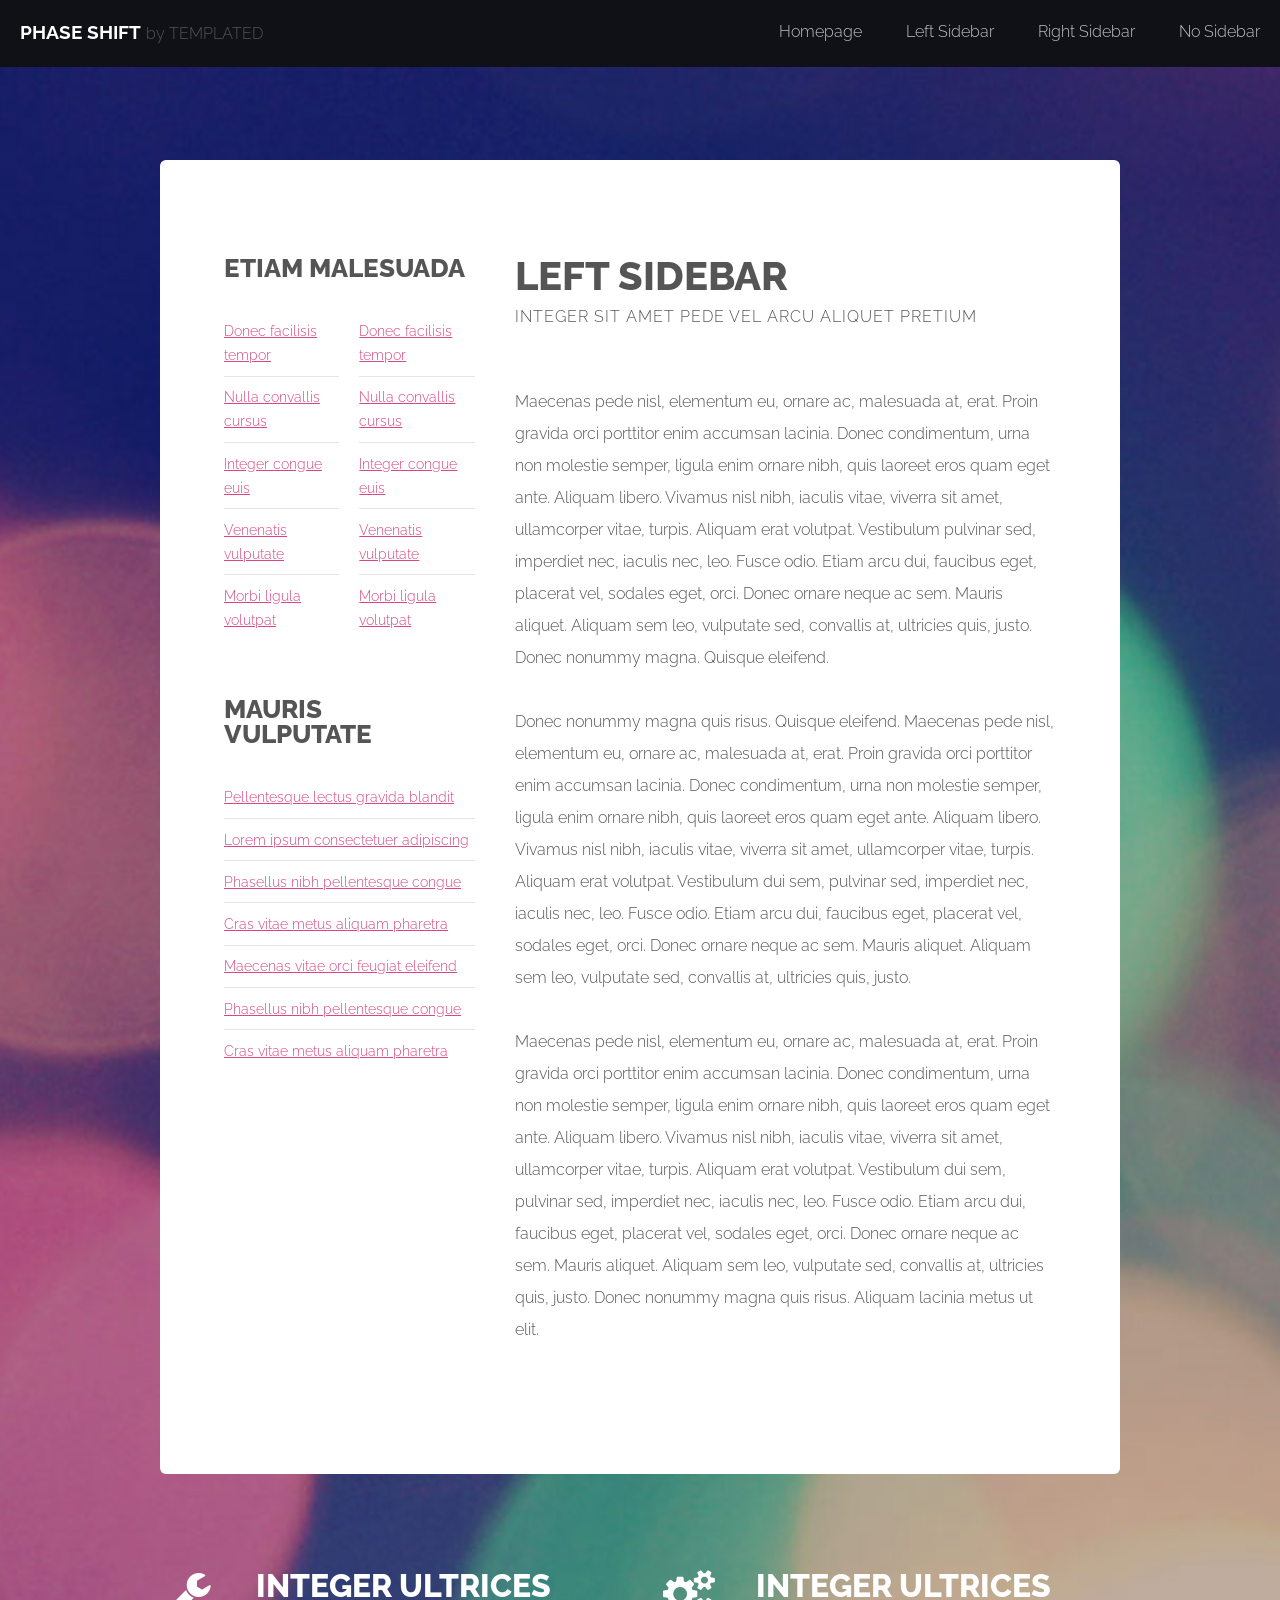
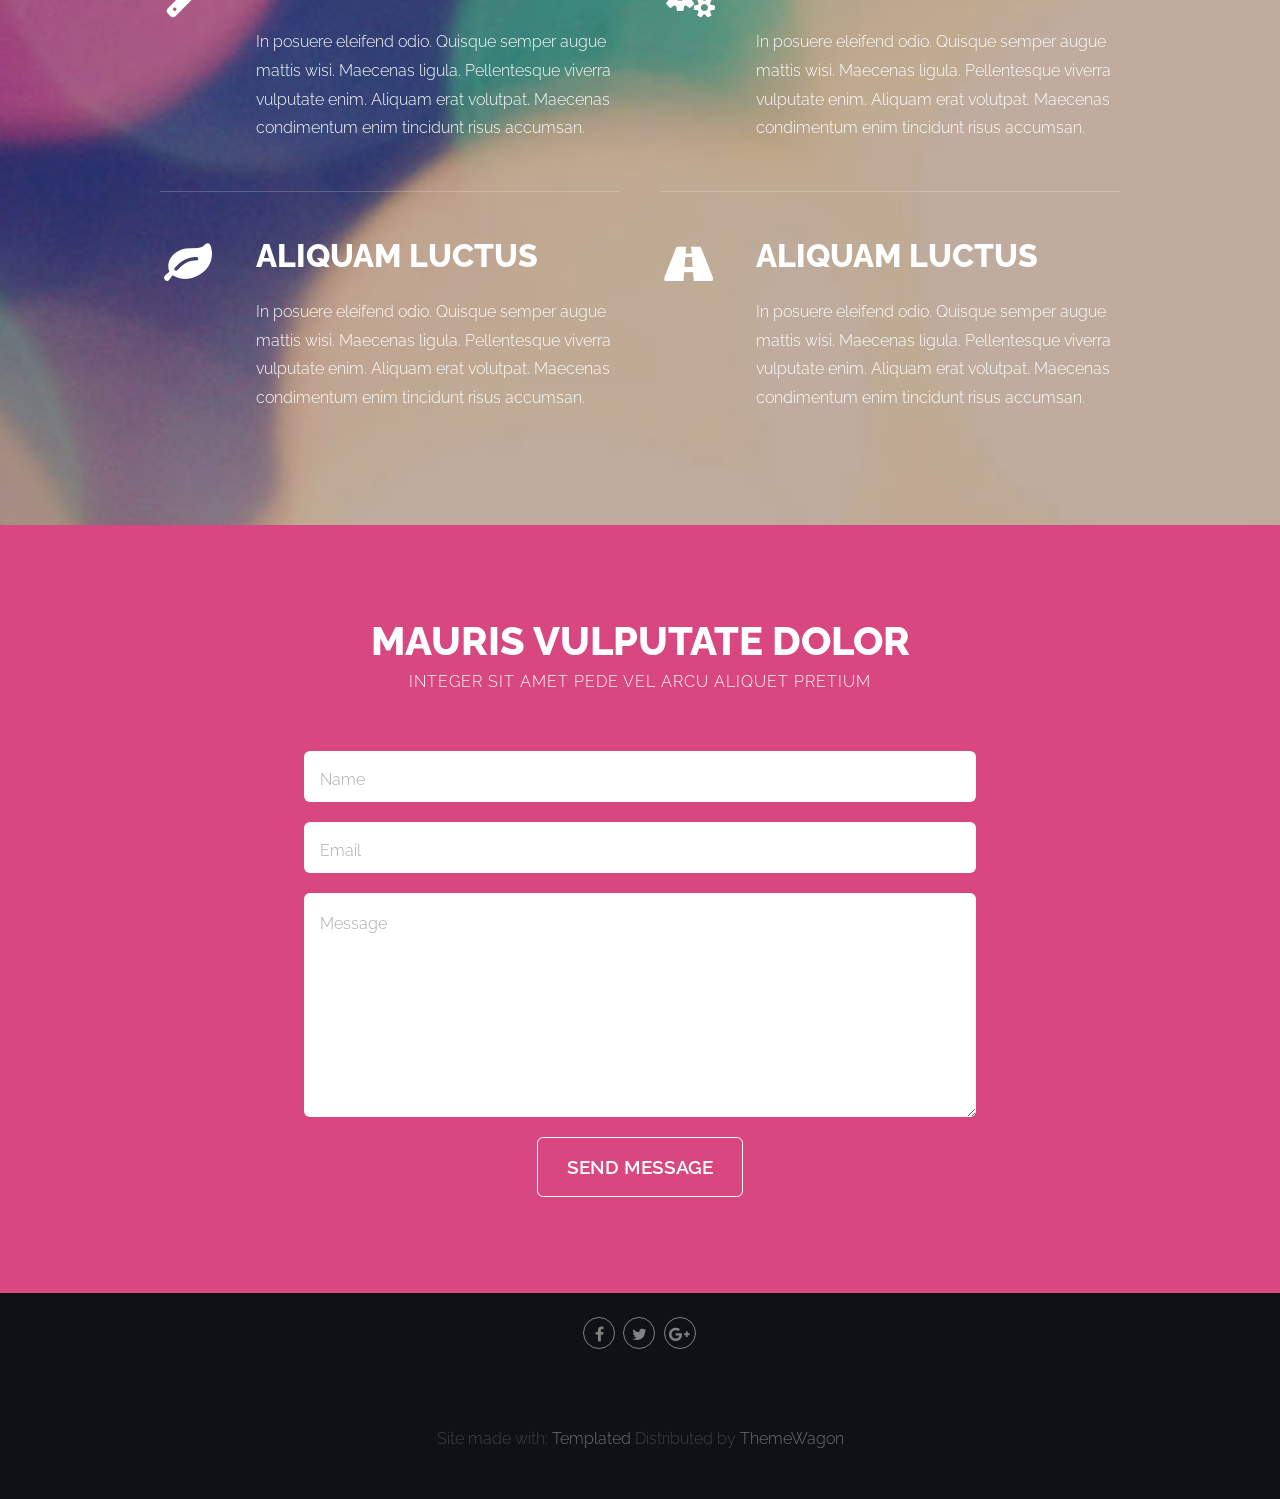
<file: archive/contoh/left-sidebar.html>
<!DOCTYPE HTML>
<!--
	Phase Shift by TEMPLATED
	templated.co @templatedco
	Released for free under the Creative Commons Attribution 3.0 license (templated.co/license)
--><html><head><title>Left Sidebar - Phase Shift by TEMPLATED</title><meta http-equiv="content-type" content="text/html; charset=utf-8"><meta name="description" content=""><meta name="keywords" content=""><meta name="robots" content="index, follow, max-image-preview:large, max-snippet:-1, max-video-preview:-1"><!--[if lte IE 8]><script src="css/ie/html5shiv.js"></script><![endif]--><script src="js/jquery.min.js"></script><script src="js/jquery.dropotron.min.js"></script><script src="js/skel.min.js"></script><script src="js/skel-layers.min.js"></script><script src="js/init.js"></script><noscript>
			<link rel="stylesheet" href="css/skel.css"><link rel="stylesheet" href="css/style.css"><link rel="stylesheet" href="css/style-wide.css"></noscript><!--[if lte IE 8]><link rel="stylesheet" href="css/ie/v8.css" /><![endif]--></head><body>

		<!-- Wrapper -->
			<div class="wrapper style1">

				<!-- Header -->
					<div id="header" class="skel-panels-fixed">
						<div id="logo">
							<h1><a href="index.html">Phase Shift</a></h1>
							<span class="tag">by TEMPLATED</span>
						</div>
						<nav id="nav"><ul><li class="active"><a href="index.html">Homepage</a></li>
								<li><a href="left-sidebar.html">Left Sidebar</a></li>
								<li><a href="right-sidebar.html">Right Sidebar</a></li>
								<li><a href="no-sidebar.html">No Sidebar</a></li>
							</ul></nav></div>
				<!-- Header -->

				<!-- Page -->
					<div id="page" class="container">
						<div class="row">
		
							<!-- Sidebar -->
							<div id="sidebar" class="4u">
								<section><header class="major"><h2>Etiam malesuada</h2>
									</header><div class="row half">
										<section class="6u"><ul class="default"><li><a href="#">Donec facilisis tempor</a></li>
												<li><a href="#">Nulla convallis cursus</a></li>
												<li><a href="#">Integer congue euis</a></li>
												<li><a href="#">Venenatis vulputate</a></li>
												<li><a href="#">Morbi ligula volutpat</a></li>
											</ul></section><section class="6u"><ul class="default small"><li><a href="#">Donec facilisis tempor</a></li>
												<li><a href="#">Nulla convallis cursus</a></li>
												<li><a href="#">Integer congue euis</a></li>
												<li><a href="#">Venenatis vulputate</a></li>
												<li><a href="#">Morbi ligula volutpat</a></li>
											</ul></section></div>
								</section><section><header class="major"><h2>Mauris vulputate</h2>
									</header><ul class="default"><li><a href="#">Pellentesque lectus gravida blandit</a></li>
										<li><a href="#">Lorem ipsum consectetuer adipiscing</a></li>
										<li><a href="#">Phasellus nibh pellentesque congue</a></li>
										<li><a href="#">Cras vitae metus aliquam pharetra</a></li>
										<li><a href="#">Maecenas vitae orci feugiat eleifend</a></li>
										<li><a href="#">Phasellus nibh pellentesque congue</a></li>
										<li><a href="#">Cras vitae metus aliquam pharetra</a></li>
									</ul></section></div>
							
							<!-- Content -->
							<div id="content" class="8u skel-cell-important">
								<section><header class="major"><h2>Left Sidebar</h2>
										<span class="byline">Integer sit amet pede vel arcu aliquet pretium</span>
									</header><p>Maecenas pede nisl, elementum eu, ornare ac, malesuada at, erat. Proin gravida orci porttitor enim accumsan lacinia. Donec condimentum, urna non molestie semper, ligula enim ornare nibh, quis laoreet eros quam eget ante. Aliquam libero. Vivamus nisl nibh, iaculis vitae, viverra sit amet, ullamcorper vitae, turpis. Aliquam erat volutpat. Vestibulum pulvinar sed, imperdiet nec, iaculis nec, leo. Fusce odio. Etiam arcu dui, faucibus eget, placerat vel, sodales eget, orci. Donec ornare neque ac sem. Mauris aliquet. Aliquam sem leo, vulputate sed, convallis at, ultricies quis, justo. Donec nonummy magna. Quisque eleifend.</p>
									<p>Donec nonummy magna quis risus. Quisque eleifend. Maecenas pede nisl, elementum eu, ornare ac, malesuada at, erat. Proin gravida orci porttitor enim accumsan lacinia. Donec condimentum, urna non molestie semper, ligula enim ornare nibh, quis laoreet eros quam eget ante. Aliquam libero. Vivamus nisl nibh, iaculis vitae, viverra sit amet, ullamcorper vitae, turpis. Aliquam erat volutpat. Vestibulum dui sem, pulvinar sed, imperdiet nec, iaculis nec, leo. Fusce odio. Etiam arcu dui, faucibus eget, placerat vel, sodales eget, orci. Donec ornare neque ac sem. Mauris aliquet. Aliquam sem leo, vulputate sed, convallis at, ultricies quis, justo.</p>
									<p>Maecenas pede nisl, elementum eu, ornare ac, malesuada at, erat. Proin gravida orci porttitor enim accumsan lacinia. Donec condimentum, urna non molestie semper, ligula enim ornare nibh, quis laoreet eros quam eget ante. Aliquam libero. Vivamus nisl nibh, iaculis vitae, viverra sit amet, ullamcorper vitae, turpis. Aliquam erat volutpat. Vestibulum dui sem, pulvinar sed, imperdiet nec, iaculis nec, leo. Fusce odio. Etiam arcu dui, faucibus eget, placerat vel, sodales eget, orci. Donec ornare neque ac sem. Mauris aliquet. Aliquam sem leo, vulputate sed, convallis at, ultricies quis, justo. Donec nonummy magna quis risus. Aliquam lacinia metus ut elit.</p>
								</section></div>
		
						</div>
					</div>
				<!-- /Page -->

				<!-- Main -->
					<div id="main">
						<div class="container">
							<div class="row"> 
								
								<!-- Content -->
								<div class="6u">
									<section><ul class="style"><li class="fa fa-wrench">
												<h3>Integer ultrices</h3>
												<span>In posuere eleifend odio. Quisque semper augue mattis wisi. Maecenas ligula. Pellentesque viverra vulputate enim. Aliquam erat volutpat. Maecenas condimentum enim tincidunt risus accumsan.</span> </li>
											<li class="fa fa-leaf">
												<h3>Aliquam luctus</h3>
												<span>In posuere eleifend odio. Quisque semper augue mattis wisi. Maecenas ligula. Pellentesque viverra vulputate enim. Aliquam erat volutpat. Maecenas condimentum enim tincidunt risus accumsan.</span> </li>
										</ul></section></div>
								<div class="6u">
									<section><ul class="style"><li class="fa fa-cogs">
												<h3>Integer ultrices</h3>
												<span>In posuere eleifend odio. Quisque semper augue mattis wisi. Maecenas ligula. Pellentesque viverra vulputate enim. Aliquam erat volutpat. Maecenas condimentum enim tincidunt risus accumsan.</span> </li>
											<li class="fa fa-road">
												<h3>Aliquam luctus</h3>
												<span>In posuere eleifend odio. Quisque semper augue mattis wisi. Maecenas ligula. Pellentesque viverra vulputate enim. Aliquam erat volutpat. Maecenas condimentum enim tincidunt risus accumsan.</span> </li>
										</ul></section></div>
							</div>
						</div>
					</div>
				<!-- /Main --> 

	</div>

	<!-- Footer -->
		<div id="footer" class="wrapper style2">
			<div class="container">
				<section><header class="major"><h2>Mauris vulputate dolor</h2>
						<span class="byline">Integer sit amet pede vel arcu aliquet pretium</span>
					</header><form method="post" action="#">
						<div class="row half">
							<div class="12u">
								<input class="text" type="text" name="name" id="name" placeholder="Name"></div>
						</div>
						<div class="row half">
							<div class="12u">
								<input class="text" type="text" name="email" id="email" placeholder="Email"></div>
						</div>
						<div class="row half">
							<div class="12u">
								<textarea name="message" id="message" placeholder="Message"></textarea></div>
						</div>
						<div class="row half">
							<div class="12u">
								<ul class="actions"><li>
										<input type="submit" value="Send Message" class="button alt"></li>
								</ul></div>
						</div>
					</form>
				</section></div>
		</div>
	<!-- /Footer -->

	<!-- Copyright -->
		<div id="copyright">
			<div class="container">
				<br><ul class="icons"><li><a href="#" class="fa fa-facebook"><span>Facebook</span></a></li>
					<li><a href="#" class="fa fa-twitter"><span>Twitter</span></a></li>
					<li><a href="#" class="fa fa-google-plus"><span>Google+</span></a></li>
				</ul></div>
		</div>
		<div class="copyright">
			Site made with: <a href="https://templated.co/">Templated</a> Distributed by <a href="https://themewagon.com" target="_blank">ThemeWagon</a>
		</div>
		</div>

	</body></html>
</file>
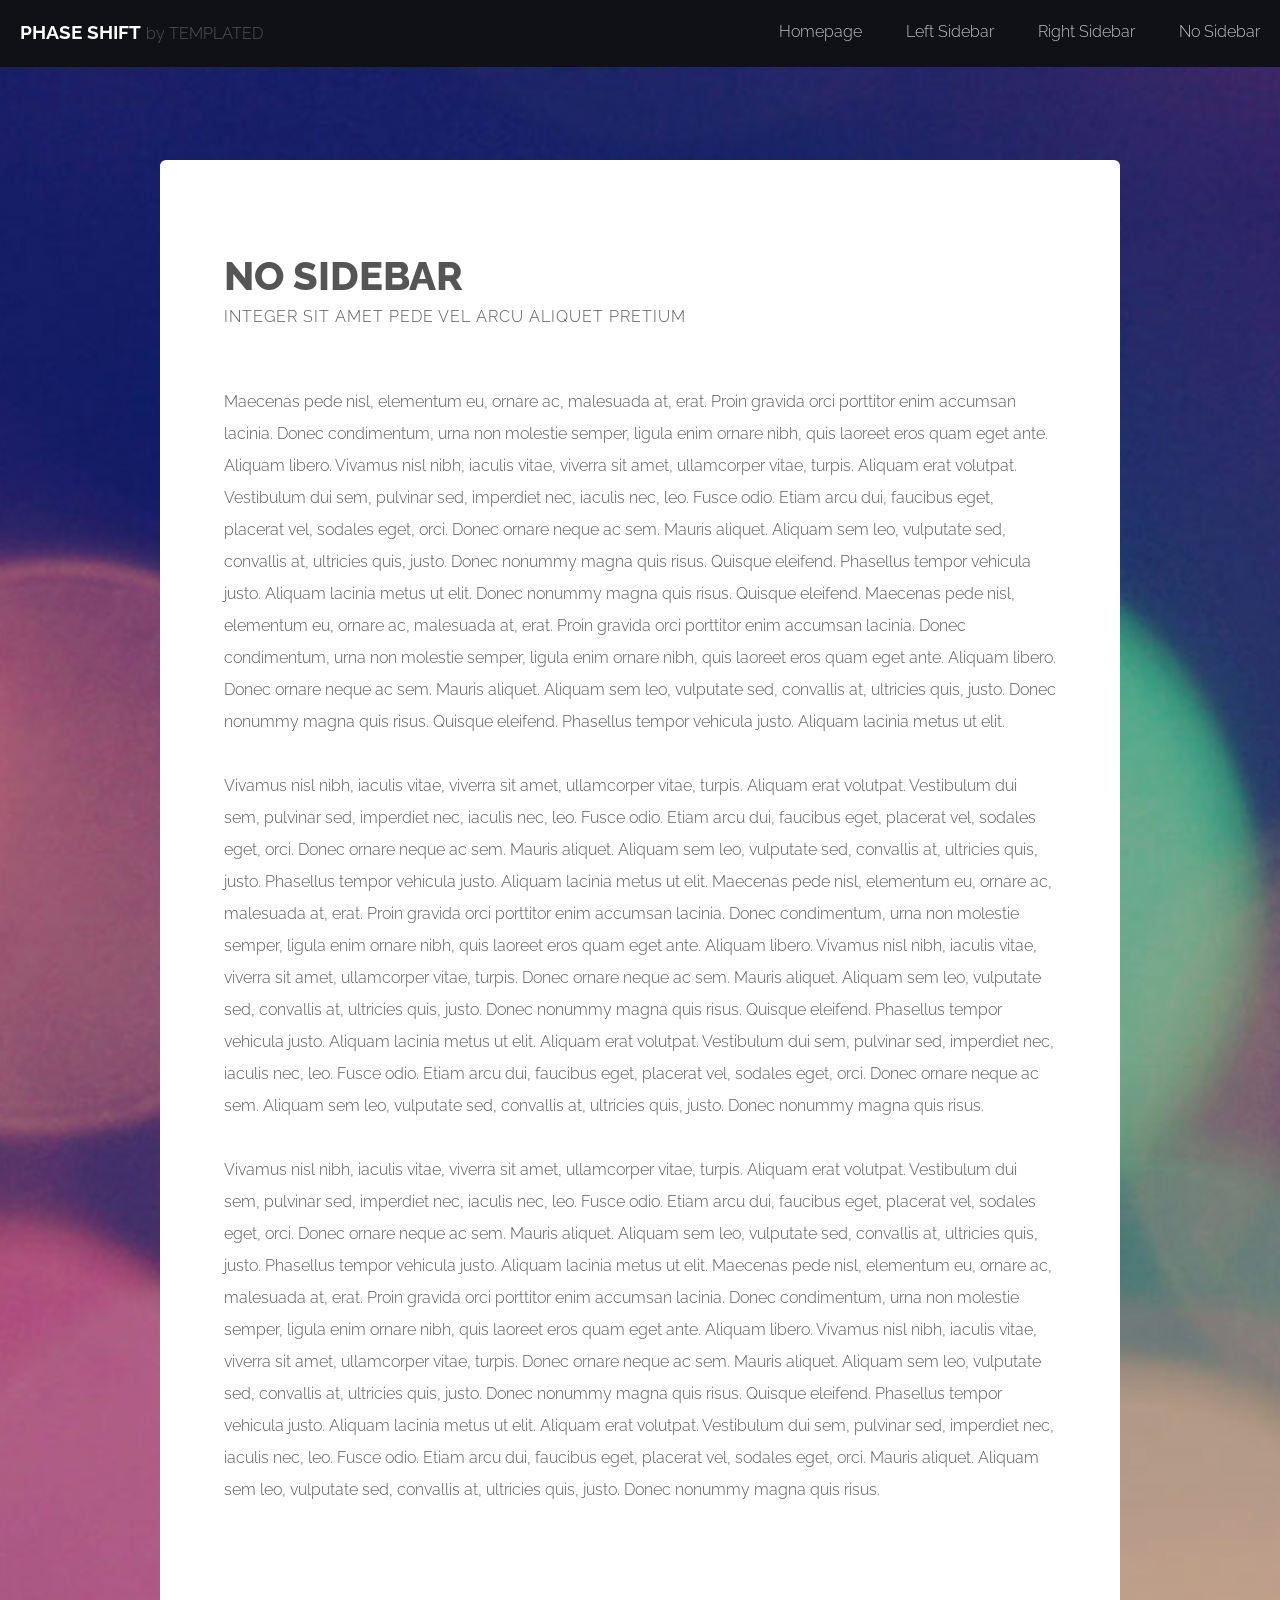
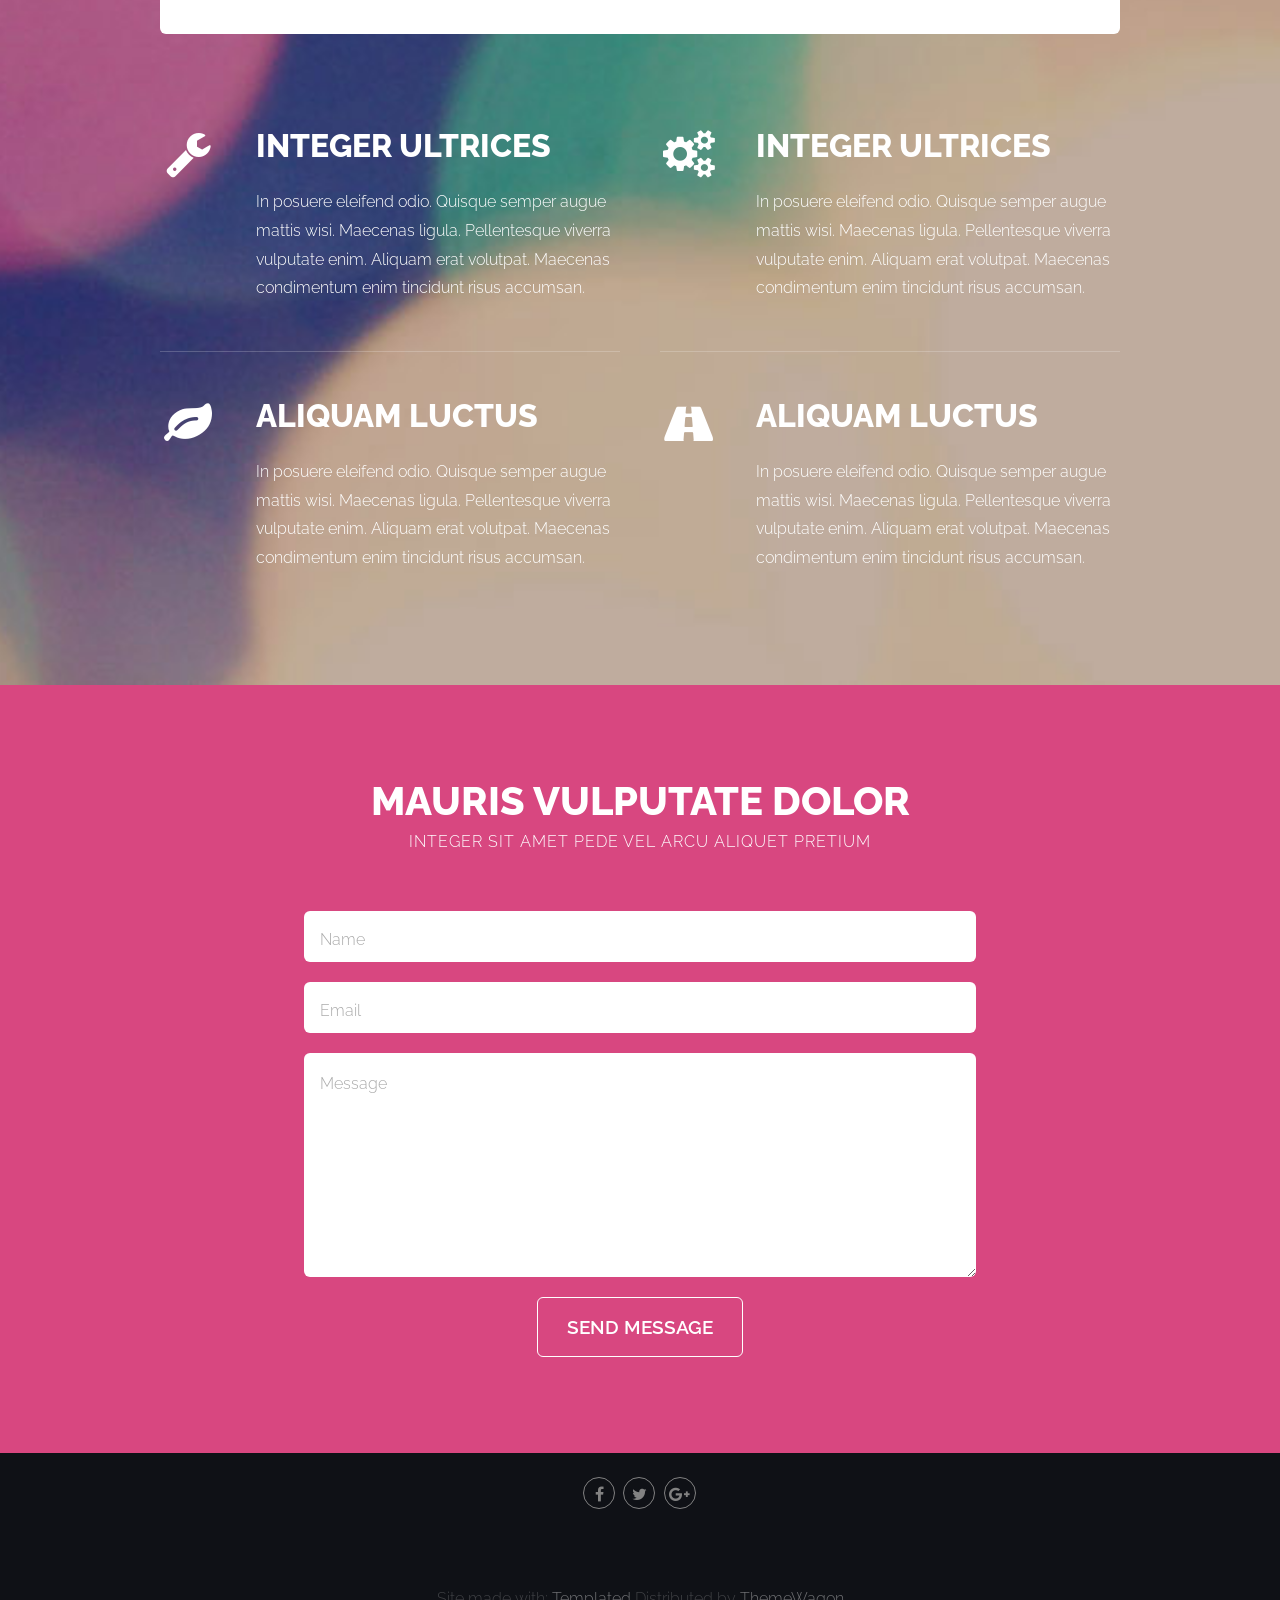
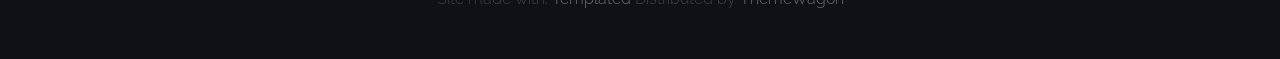
<file: archive/contoh/no-sidebar.html>
<!DOCTYPE HTML>
<!--
	Phase Shift by TEMPLATED
	templated.co @templatedco
	Released for free under the Creative Commons Attribution 3.0 license (templated.co/license)
--><html><head><title>No Sidebar - Phase Shift by TEMPLATED</title><meta http-equiv="content-type" content="text/html; charset=utf-8"><meta name="description" content=""><meta name="keywords" content=""><meta name="robots" content="index, follow, max-image-preview:large, max-snippet:-1, max-video-preview:-1"><!--[if lte IE 8]><script src="css/ie/html5shiv.js"></script><![endif]--><script src="js/jquery.min.js"></script><script src="js/jquery.dropotron.min.js"></script><script src="js/skel.min.js"></script><script src="js/skel-layers.min.js"></script><script src="js/init.js"></script><noscript>
			<link rel="stylesheet" href="css/skel.css"><link rel="stylesheet" href="css/style.css"><link rel="stylesheet" href="css/style-wide.css"></noscript><!--[if lte IE 8]><link rel="stylesheet" href="css/ie/v8.css" /><![endif]--></head><body>

		<!-- Wrapper -->
			<div class="wrapper style1">

				<!-- Header -->
					<div id="header" class="skel-panels-fixed">
						<div id="logo">
							<h1><a href="index.html">Phase Shift</a></h1>
							<span class="tag">by TEMPLATED</span>
						</div>
						<nav id="nav"><ul><li class="active"><a href="index.html">Homepage</a></li>
								<li><a href="left-sidebar.html">Left Sidebar</a></li>
								<li><a href="right-sidebar.html">Right Sidebar</a></li>
								<li><a href="no-sidebar.html">No Sidebar</a></li>
							</ul></nav></div>
				<!-- Header -->

				<!-- Page -->
					<div id="page" class="container">
						<section><header class="major"><h2>No Sidebar</h2>
								<span class="byline">Integer sit amet pede vel arcu aliquet pretium</span>
							</header><p>Maecenas pede nisl, elementum eu, ornare ac, malesuada at, erat. Proin gravida orci porttitor enim accumsan lacinia. Donec condimentum, urna non molestie semper, ligula enim ornare nibh, quis laoreet eros quam eget ante. Aliquam libero. Vivamus nisl nibh, iaculis vitae, viverra sit amet, ullamcorper vitae, turpis. Aliquam erat volutpat. Vestibulum dui sem, pulvinar sed, imperdiet nec, iaculis nec, leo. Fusce odio. Etiam arcu dui, faucibus eget, placerat vel, sodales eget, orci. Donec ornare neque ac sem. Mauris aliquet. Aliquam sem leo, vulputate sed, convallis at, ultricies quis, justo. Donec nonummy magna quis risus. Quisque eleifend. Phasellus tempor vehicula justo. Aliquam lacinia metus ut elit. Donec nonummy magna quis risus. Quisque eleifend. Maecenas pede nisl, elementum eu, ornare ac, malesuada at, erat. Proin gravida orci porttitor enim accumsan lacinia. Donec condimentum, urna non molestie semper, ligula enim ornare nibh, quis laoreet eros quam eget ante. Aliquam libero. Donec ornare neque ac sem. Mauris aliquet. Aliquam sem leo, vulputate sed, convallis at, ultricies quis, justo. Donec nonummy magna quis risus. Quisque eleifend. Phasellus tempor vehicula justo. Aliquam lacinia metus ut elit.</p>
							<p>Vivamus nisl nibh, iaculis vitae, viverra sit amet, ullamcorper vitae, turpis. Aliquam erat volutpat. Vestibulum dui sem, pulvinar sed, imperdiet nec, iaculis nec, leo. Fusce odio. Etiam arcu dui, faucibus eget, placerat vel, sodales eget, orci. Donec ornare neque ac sem. Mauris aliquet. Aliquam sem leo, vulputate sed, convallis at, ultricies quis, justo. Phasellus tempor vehicula justo. Aliquam lacinia metus ut elit. Maecenas pede nisl, elementum eu, ornare ac, malesuada at, erat. Proin gravida orci porttitor enim accumsan lacinia. Donec condimentum, urna non molestie semper, ligula enim ornare nibh, quis laoreet eros quam eget ante. Aliquam libero. Vivamus nisl nibh, iaculis vitae, viverra sit amet, ullamcorper vitae, turpis. Donec ornare neque ac sem. Mauris aliquet. Aliquam sem leo, vulputate sed, convallis at, ultricies quis, justo. Donec nonummy magna quis risus. Quisque eleifend. Phasellus tempor vehicula justo. Aliquam lacinia metus ut elit. Aliquam erat volutpat. Vestibulum dui sem, pulvinar sed, imperdiet nec, iaculis nec, leo. Fusce odio. Etiam arcu dui, faucibus eget, placerat vel, sodales eget, orci. Donec ornare neque ac sem. Aliquam sem leo, vulputate sed, convallis at, ultricies quis, justo. Donec nonummy magna quis risus.</p>
							<p>Vivamus nisl nibh, iaculis vitae, viverra sit amet, ullamcorper vitae, turpis. Aliquam erat volutpat. Vestibulum dui sem, pulvinar sed, imperdiet nec, iaculis nec, leo. Fusce odio. Etiam arcu dui, faucibus eget, placerat vel, sodales eget, orci. Donec ornare neque ac sem. Mauris aliquet. Aliquam sem leo, vulputate sed, convallis at, ultricies quis, justo. Phasellus tempor vehicula justo. Aliquam lacinia metus ut elit. Maecenas pede nisl, elementum eu, ornare ac, malesuada at, erat. Proin gravida orci porttitor enim accumsan lacinia. Donec condimentum, urna non molestie semper, ligula enim ornare nibh, quis laoreet eros quam eget ante. Aliquam libero. Vivamus nisl nibh, iaculis vitae, viverra sit amet, ullamcorper vitae, turpis. Donec ornare neque ac sem. Mauris aliquet. Aliquam sem leo, vulputate sed, convallis at, ultricies quis, justo. Donec nonummy magna quis risus. Quisque eleifend. Phasellus tempor vehicula justo. Aliquam lacinia metus ut elit. Aliquam erat volutpat. Vestibulum dui sem, pulvinar sed, imperdiet nec, iaculis nec, leo. Fusce odio. Etiam arcu dui, faucibus eget, placerat vel, sodales eget, orci. Mauris aliquet. Aliquam sem leo, vulputate sed, convallis at, ultricies quis, justo. Donec nonummy magna quis risus.</p>
						</section></div>
				<!-- /Page -->

				<!-- Main -->
					<div id="main">
						<div class="container">
							<div class="row"> 
								
								<!-- Content -->
								<div class="6u">
									<section><ul class="style"><li class="fa fa-wrench">
												<h3>Integer ultrices</h3>
												<span>In posuere eleifend odio. Quisque semper augue mattis wisi. Maecenas ligula. Pellentesque viverra vulputate enim. Aliquam erat volutpat. Maecenas condimentum enim tincidunt risus accumsan.</span> </li>
											<li class="fa fa-leaf">
												<h3>Aliquam luctus</h3>
												<span>In posuere eleifend odio. Quisque semper augue mattis wisi. Maecenas ligula. Pellentesque viverra vulputate enim. Aliquam erat volutpat. Maecenas condimentum enim tincidunt risus accumsan.</span> </li>
										</ul></section></div>
								<div class="6u">
									<section><ul class="style"><li class="fa fa-cogs">
												<h3>Integer ultrices</h3>
												<span>In posuere eleifend odio. Quisque semper augue mattis wisi. Maecenas ligula. Pellentesque viverra vulputate enim. Aliquam erat volutpat. Maecenas condimentum enim tincidunt risus accumsan.</span> </li>
											<li class="fa fa-road">
												<h3>Aliquam luctus</h3>
												<span>In posuere eleifend odio. Quisque semper augue mattis wisi. Maecenas ligula. Pellentesque viverra vulputate enim. Aliquam erat volutpat. Maecenas condimentum enim tincidunt risus accumsan.</span> </li>
										</ul></section></div>
							</div>
						</div>
					</div>
				<!-- /Main --> 

	</div>

	<!-- Footer -->
		<div id="footer" class="wrapper style2">
			<div class="container">
				<section><header class="major"><h2>Mauris vulputate dolor</h2>
						<span class="byline">Integer sit amet pede vel arcu aliquet pretium</span>
					</header><form method="post" action="#">
						<div class="row half">
							<div class="12u">
								<input class="text" type="text" name="name" id="name" placeholder="Name"></div>
						</div>
						<div class="row half">
							<div class="12u">
								<input class="text" type="text" name="email" id="email" placeholder="Email"></div>
						</div>
						<div class="row half">
							<div class="12u">
								<textarea name="message" id="message" placeholder="Message"></textarea></div>
						</div>
						<div class="row half">
							<div class="12u">
								<ul class="actions"><li>
										<input type="submit" value="Send Message" class="button alt"></li>
								</ul></div>
						</div>
					</form>
				</section></div>
		</div>
	<!-- /Footer -->

	<!-- Copyright -->
		<div id="copyright">
			<div class="container">
				<br><ul class="icons"><li><a href="#" class="fa fa-facebook"><span>Facebook</span></a></li>
					<li><a href="#" class="fa fa-twitter"><span>Twitter</span></a></li>
					<li><a href="#" class="fa fa-google-plus"><span>Google+</span></a></li>
				</ul></div>
		</div>
		<div class="copyright">
			Site made with: <a href="https://templated.co/">Templated</a> Distributed by <a href="https://themewagon.com" target="_blank">ThemeWagon</a>
		</div>
		</div>
	</body></html>
</file>
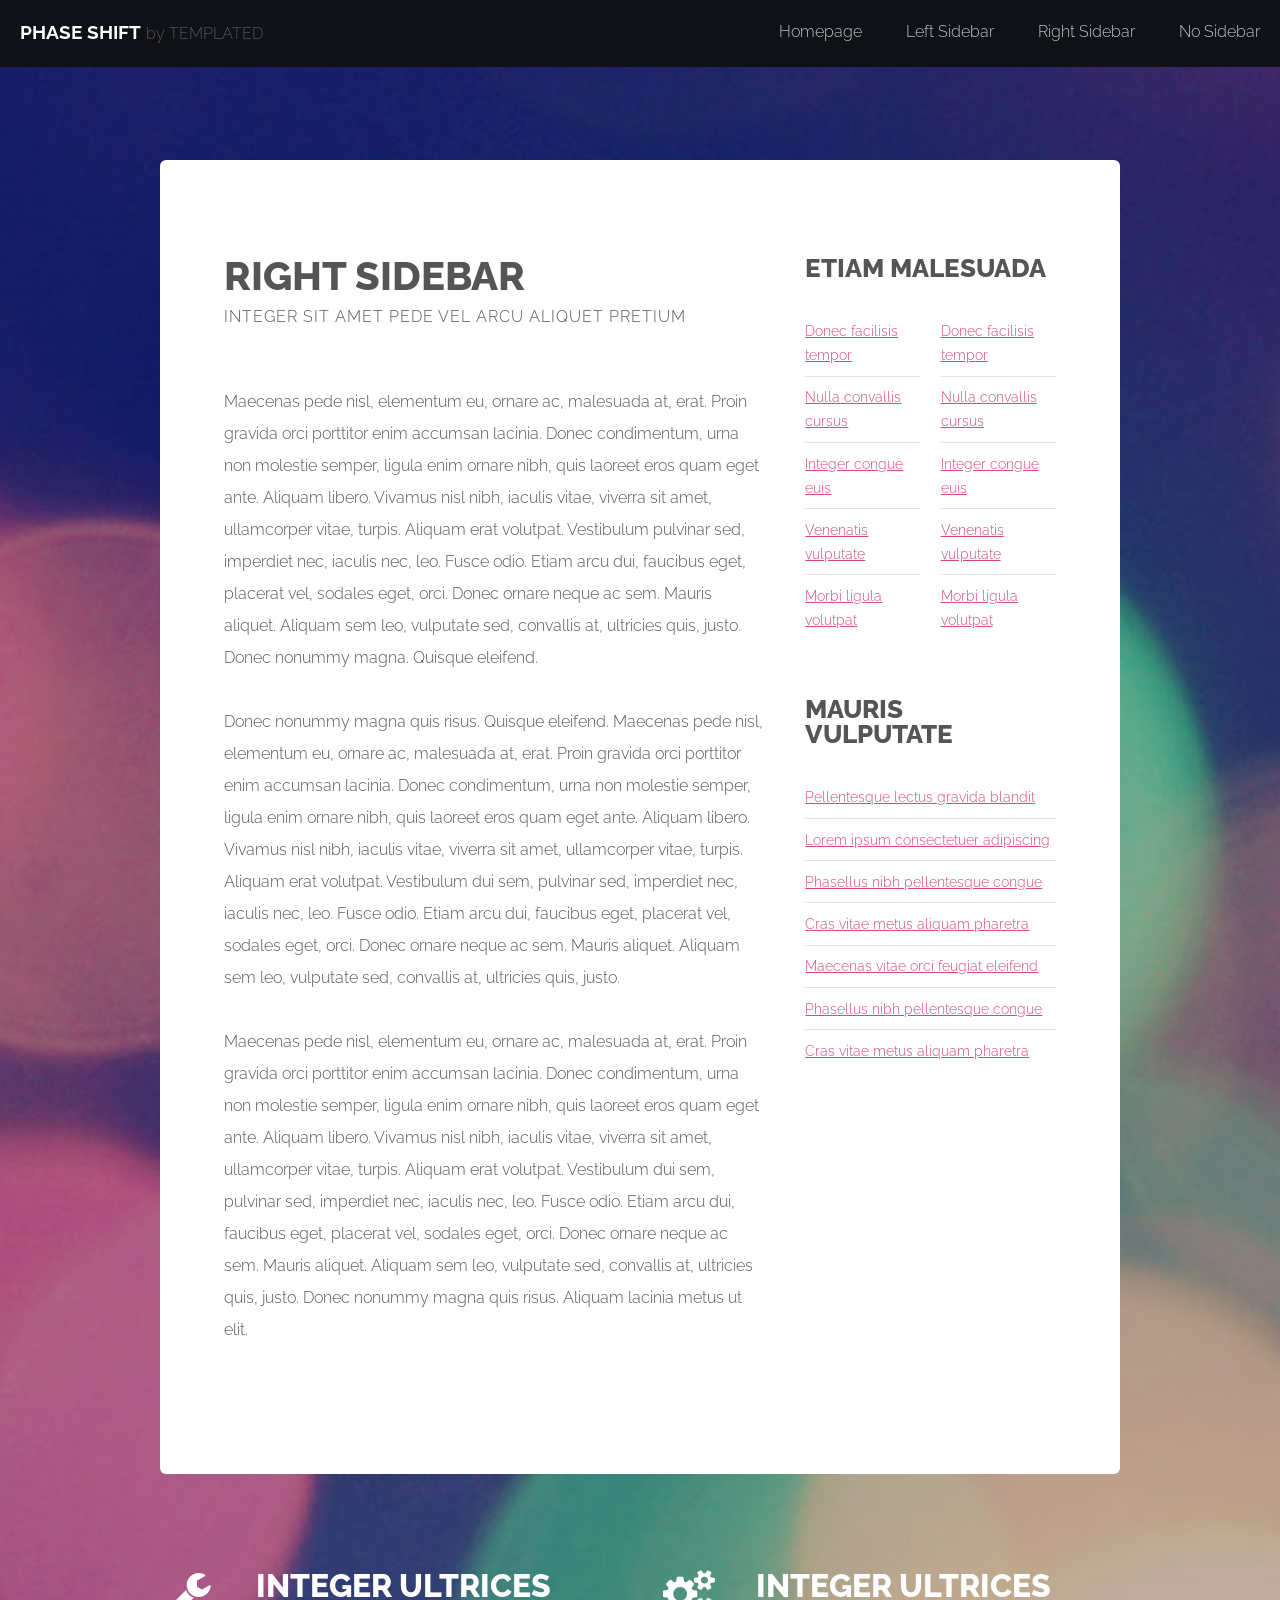
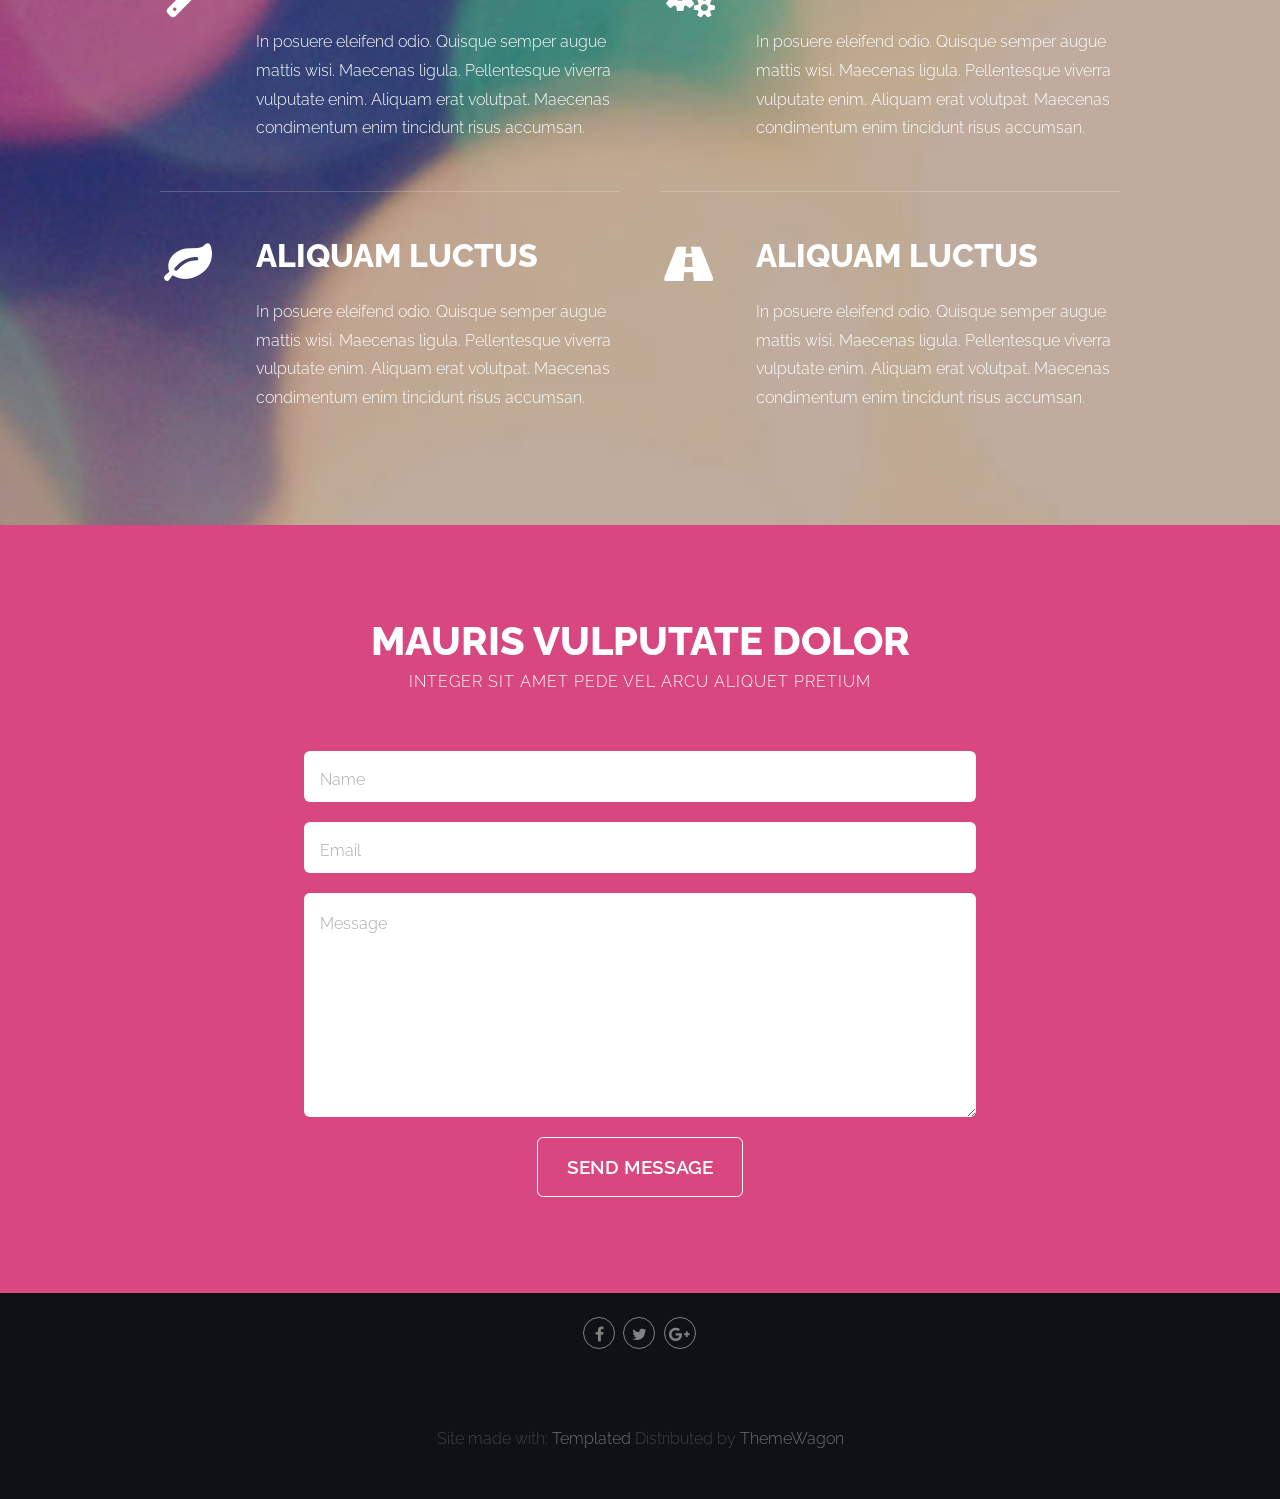
<file: archive/contoh/right-sidebar.html>
<!DOCTYPE HTML>
<!--
	Phase Shift by TEMPLATED
	templated.co @templatedco
	Released for free under the Creative Commons Attribution 3.0 license (templated.co/license)
--><html><head><title>Right Sidebar - Phase Shift by TEMPLATED</title><meta http-equiv="content-type" content="text/html; charset=utf-8"><meta name="description" content=""><meta name="keywords" content=""><meta name="robots" content="index, follow, max-image-preview:large, max-snippet:-1, max-video-preview:-1"><!--[if lte IE 8]><script src="css/ie/html5shiv.js"></script><![endif]--><script src="js/jquery.min.js"></script><script src="js/jquery.dropotron.min.js"></script><script src="js/skel.min.js"></script><script src="js/skel-layers.min.js"></script><script src="js/init.js"></script><noscript>
			<link rel="stylesheet" href="css/skel.css"><link rel="stylesheet" href="css/style.css"><link rel="stylesheet" href="css/style-wide.css"></noscript><!--[if lte IE 8]><link rel="stylesheet" href="css/ie/v8.css" /><![endif]--></head><body>

		<!-- Wrapper -->
			<div class="wrapper style1">

				<!-- Header -->
					<div id="header" class="skel-panels-fixed">
						<div id="logo">
							<h1><a href="index.html">Phase Shift</a></h1>
							<span class="tag">by TEMPLATED</span>
						</div>
						<nav id="nav"><ul><li class="active"><a href="index.html">Homepage</a></li>
								<li><a href="left-sidebar.html">Left Sidebar</a></li>
								<li><a href="right-sidebar.html">Right Sidebar</a></li>
								<li><a href="no-sidebar.html">No Sidebar</a></li>
							</ul></nav></div>
				<!-- Header -->

				<!-- Page -->
					<div id="page" class="container">
						<div class="row">
						
							<!-- Content -->
							<div id="content" class="8u skel-cell-important">
								<section><header class="major"><h2>Right Sidebar</h2>
										<span class="byline">Integer sit amet pede vel arcu aliquet pretium</span>
									</header><p>Maecenas pede nisl, elementum eu, ornare ac, malesuada at, erat. Proin gravida orci porttitor enim accumsan lacinia. Donec condimentum, urna non molestie semper, ligula enim ornare nibh, quis laoreet eros quam eget ante. Aliquam libero. Vivamus nisl nibh, iaculis vitae, viverra sit amet, ullamcorper vitae, turpis. Aliquam erat volutpat. Vestibulum pulvinar sed, imperdiet nec, iaculis nec, leo. Fusce odio. Etiam arcu dui, faucibus eget, placerat vel, sodales eget, orci. Donec ornare neque ac sem. Mauris aliquet. Aliquam sem leo, vulputate sed, convallis at, ultricies quis, justo. Donec nonummy magna. Quisque eleifend.</p>
									<p>Donec nonummy magna quis risus. Quisque eleifend. Maecenas pede nisl, elementum eu, ornare ac, malesuada at, erat. Proin gravida orci porttitor enim accumsan lacinia. Donec condimentum, urna non molestie semper, ligula enim ornare nibh, quis laoreet eros quam eget ante. Aliquam libero. Vivamus nisl nibh, iaculis vitae, viverra sit amet, ullamcorper vitae, turpis. Aliquam erat volutpat. Vestibulum dui sem, pulvinar sed, imperdiet nec, iaculis nec, leo. Fusce odio. Etiam arcu dui, faucibus eget, placerat vel, sodales eget, orci. Donec ornare neque ac sem. Mauris aliquet. Aliquam sem leo, vulputate sed, convallis at, ultricies quis, justo.</p>
									<p>Maecenas pede nisl, elementum eu, ornare ac, malesuada at, erat. Proin gravida orci porttitor enim accumsan lacinia. Donec condimentum, urna non molestie semper, ligula enim ornare nibh, quis laoreet eros quam eget ante. Aliquam libero. Vivamus nisl nibh, iaculis vitae, viverra sit amet, ullamcorper vitae, turpis. Aliquam erat volutpat. Vestibulum dui sem, pulvinar sed, imperdiet nec, iaculis nec, leo. Fusce odio. Etiam arcu dui, faucibus eget, placerat vel, sodales eget, orci. Donec ornare neque ac sem. Mauris aliquet. Aliquam sem leo, vulputate sed, convallis at, ultricies quis, justo. Donec nonummy magna quis risus. Aliquam lacinia metus ut elit.</p>
								</section></div>
		
							<!-- Sidebar -->
							<div id="sidebar" class="4u">
								<section><header class="major"><h2>Etiam malesuada</h2>
									</header><div class="row half">
										<section class="6u"><ul class="default"><li><a href="#">Donec facilisis tempor</a></li>
												<li><a href="#">Nulla convallis cursus</a></li>
												<li><a href="#">Integer congue euis</a></li>
												<li><a href="#">Venenatis vulputate</a></li>
												<li><a href="#">Morbi ligula volutpat</a></li>
											</ul></section><section class="6u"><ul class="default small"><li><a href="#">Donec facilisis tempor</a></li>
												<li><a href="#">Nulla convallis cursus</a></li>
												<li><a href="#">Integer congue euis</a></li>
												<li><a href="#">Venenatis vulputate</a></li>
												<li><a href="#">Morbi ligula volutpat</a></li>
											</ul></section></div>
								</section><section><header class="major"><h2>Mauris vulputate</h2>
									</header><ul class="default"><li><a href="#">Pellentesque lectus gravida blandit</a></li>
										<li><a href="#">Lorem ipsum consectetuer adipiscing</a></li>
										<li><a href="#">Phasellus nibh pellentesque congue</a></li>
										<li><a href="#">Cras vitae metus aliquam pharetra</a></li>
										<li><a href="#">Maecenas vitae orci feugiat eleifend</a></li>
										<li><a href="#">Phasellus nibh pellentesque congue</a></li>
										<li><a href="#">Cras vitae metus aliquam pharetra</a></li>
									</ul></section></div>
							
						</div>
					</div>
				<!-- /Page -->

				<!-- Main -->
					<div id="main">
						<div class="container">
							<div class="row"> 
								
								<!-- Content -->
								<div class="6u">
									<section><ul class="style"><li class="fa fa-wrench">
												<h3>Integer ultrices</h3>
												<span>In posuere eleifend odio. Quisque semper augue mattis wisi. Maecenas ligula. Pellentesque viverra vulputate enim. Aliquam erat volutpat. Maecenas condimentum enim tincidunt risus accumsan.</span> </li>
											<li class="fa fa-leaf">
												<h3>Aliquam luctus</h3>
												<span>In posuere eleifend odio. Quisque semper augue mattis wisi. Maecenas ligula. Pellentesque viverra vulputate enim. Aliquam erat volutpat. Maecenas condimentum enim tincidunt risus accumsan.</span> </li>
										</ul></section></div>
								<div class="6u">
									<section><ul class="style"><li class="fa fa-cogs">
												<h3>Integer ultrices</h3>
												<span>In posuere eleifend odio. Quisque semper augue mattis wisi. Maecenas ligula. Pellentesque viverra vulputate enim. Aliquam erat volutpat. Maecenas condimentum enim tincidunt risus accumsan.</span> </li>
											<li class="fa fa-road">
												<h3>Aliquam luctus</h3>
												<span>In posuere eleifend odio. Quisque semper augue mattis wisi. Maecenas ligula. Pellentesque viverra vulputate enim. Aliquam erat volutpat. Maecenas condimentum enim tincidunt risus accumsan.</span> </li>
										</ul></section></div>
							</div>
						</div>
					</div>
				<!-- /Main --> 

	</div>

	<!-- Footer -->
		<div id="footer" class="wrapper style2">
			<div class="container">
				<section><header class="major"><h2>Mauris vulputate dolor</h2>
						<span class="byline">Integer sit amet pede vel arcu aliquet pretium</span>
					</header><form method="post" action="#">
						<div class="row half">
							<div class="12u">
								<input class="text" type="text" name="name" id="name" placeholder="Name"></div>
						</div>
						<div class="row half">
							<div class="12u">
								<input class="text" type="text" name="email" id="email" placeholder="Email"></div>
						</div>
						<div class="row half">
							<div class="12u">
								<textarea name="message" id="message" placeholder="Message"></textarea></div>
						</div>
						<div class="row half">
							<div class="12u">
								<ul class="actions"><li>
										<input type="submit" value="Send Message" class="button alt"></li>
								</ul></div>
						</div>
					</form>
				</section></div>
		</div>
	<!-- /Footer -->

	<!-- Copyright -->
		<div id="copyright">
			<div class="container">
				<br><ul class="icons"><li><a href="#" class="fa fa-facebook"><span>Facebook</span></a></li>
					<li><a href="#" class="fa fa-twitter"><span>Twitter</span></a></li>
					<li><a href="#" class="fa fa-google-plus"><span>Google+</span></a></li>
				</ul></div>
		</div>
		<div class="copyright">
			Site made with: <a href="https://templated.co/">Templated</a> Distributed by <a href="https://themewagon.com" target="_blank">ThemeWagon</a>
		</div>
		</div>
	</body></html>
</file>
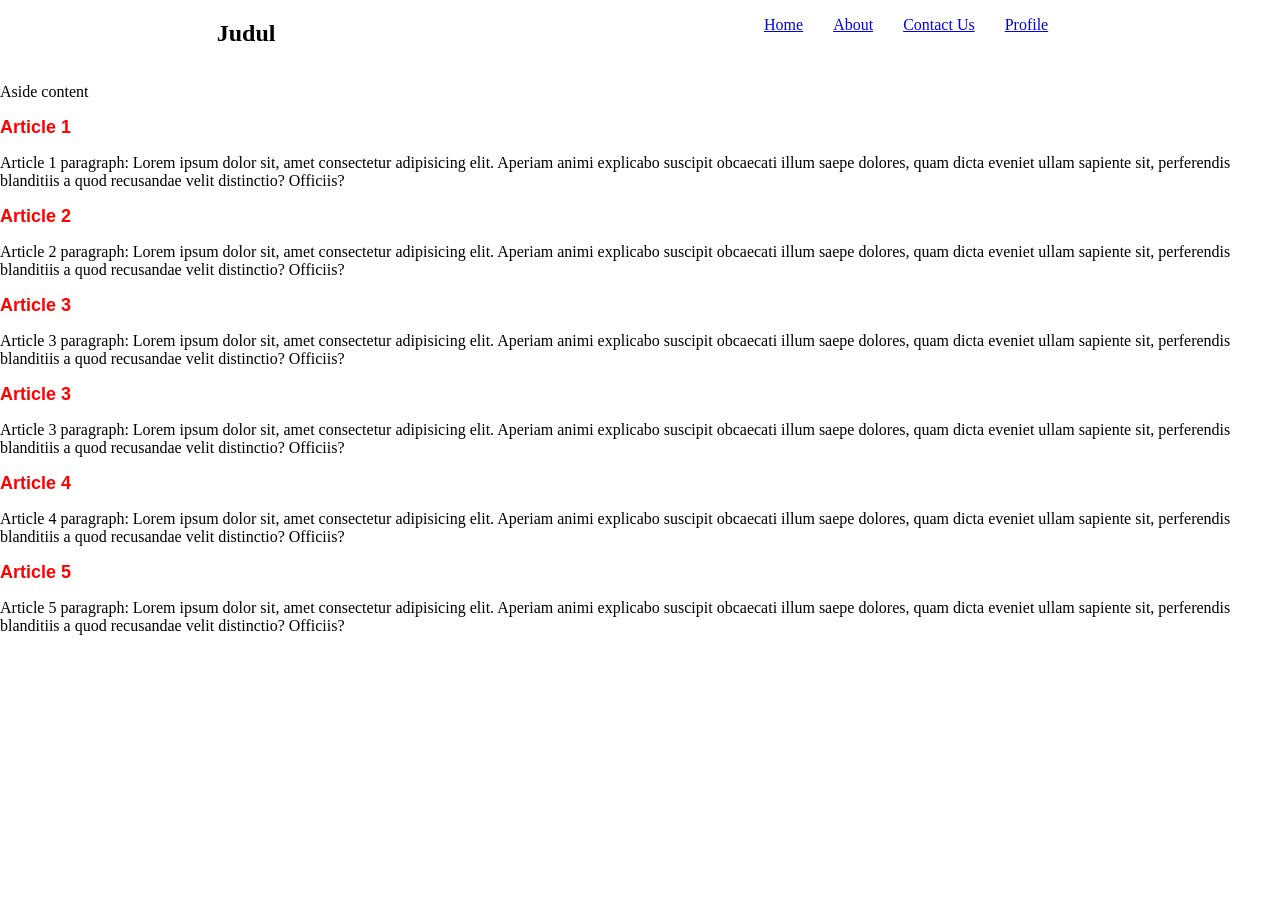
<file: archive/main/navigate/navigate.html>
<!DOCTYPE html>
<html lang="en">
  <head>
    <meta charset="UTF-8" />
    <meta name="viewport" content="width=device-width, initial-scale=1.0" />
    <title>Navigate</title>
    <link rel="stylesheet" href="styles/mainstyle.css" />
    <link rel="stylesheet" href="navigate.css" />
  </head>
  <body>
    <nav>
      <h1>Judul</h1>
      <ul>
        <li><a href="..\navigate.html">Home</a></li>
        <li><a href="pages/about.html">About</a></li>
        <li><a href="pages/contact-us.html">Contact Us</a></li>
        <li><a href="pages/profile.html">Profile</a></li>
      </ul>
    </nav>
    <header></header>
    <aside>
      <p>Aside content</p>
    </aside>
    <main>
      <article>
        <h1>Article 1</h1>
        <p>
          Article 1 paragraph: Lorem ipsum dolor sit, amet consectetur
          adipisicing elit. Aperiam animi explicabo suscipit obcaecati illum
          saepe dolores, quam dicta eveniet ullam sapiente sit, perferendis
          blanditiis a quod recusandae velit distinctio? Officiis?
        </p>
      </article>
      <article>
        <h1>Article 2</h1>
        <p>
          Article 2 paragraph: Lorem ipsum dolor sit, amet consectetur
          adipisicing elit. Aperiam animi explicabo suscipit obcaecati illum
          saepe dolores, quam dicta eveniet ullam sapiente sit, perferendis
          blanditiis a quod recusandae velit distinctio? Officiis?
        </p>
      </article>
      <article>
        <h1>Article 3</h1>
        <p>
          Article 3 paragraph: Lorem ipsum dolor sit, amet consectetur
          adipisicing elit. Aperiam animi explicabo suscipit obcaecati illum
          saepe dolores, quam dicta eveniet ullam sapiente sit, perferendis
          blanditiis a quod recusandae velit distinctio? Officiis?
        </p>
      </article>
      <article>
        <h1>Article 3</h1>
        <p>
          Article 3 paragraph: Lorem ipsum dolor sit, amet consectetur
          adipisicing elit. Aperiam animi explicabo suscipit obcaecati illum
          saepe dolores, quam dicta eveniet ullam sapiente sit, perferendis
          blanditiis a quod recusandae velit distinctio? Officiis?
        </p>
      </article>
      <article>
        <h1>Article 4</h1>
        <p>
          Article 4 paragraph: Lorem ipsum dolor sit, amet consectetur
          adipisicing elit. Aperiam animi explicabo suscipit obcaecati illum
          saepe dolores, quam dicta eveniet ullam sapiente sit, perferendis
          blanditiis a quod recusandae velit distinctio? Officiis?
        </p>
      </article>
      <article>
        <h1>Article 5</h1>
        <p>
          Article 5 paragraph: Lorem ipsum dolor sit, amet consectetur
          adipisicing elit. Aperiam animi explicabo suscipit obcaecati illum
          saepe dolores, quam dicta eveniet ullam sapiente sit, perferendis
          blanditiis a quod recusandae velit distinctio? Officiis?
        </p>
      </article>
    </main>
    <footer></footer>
  </body>
</html>
</file>
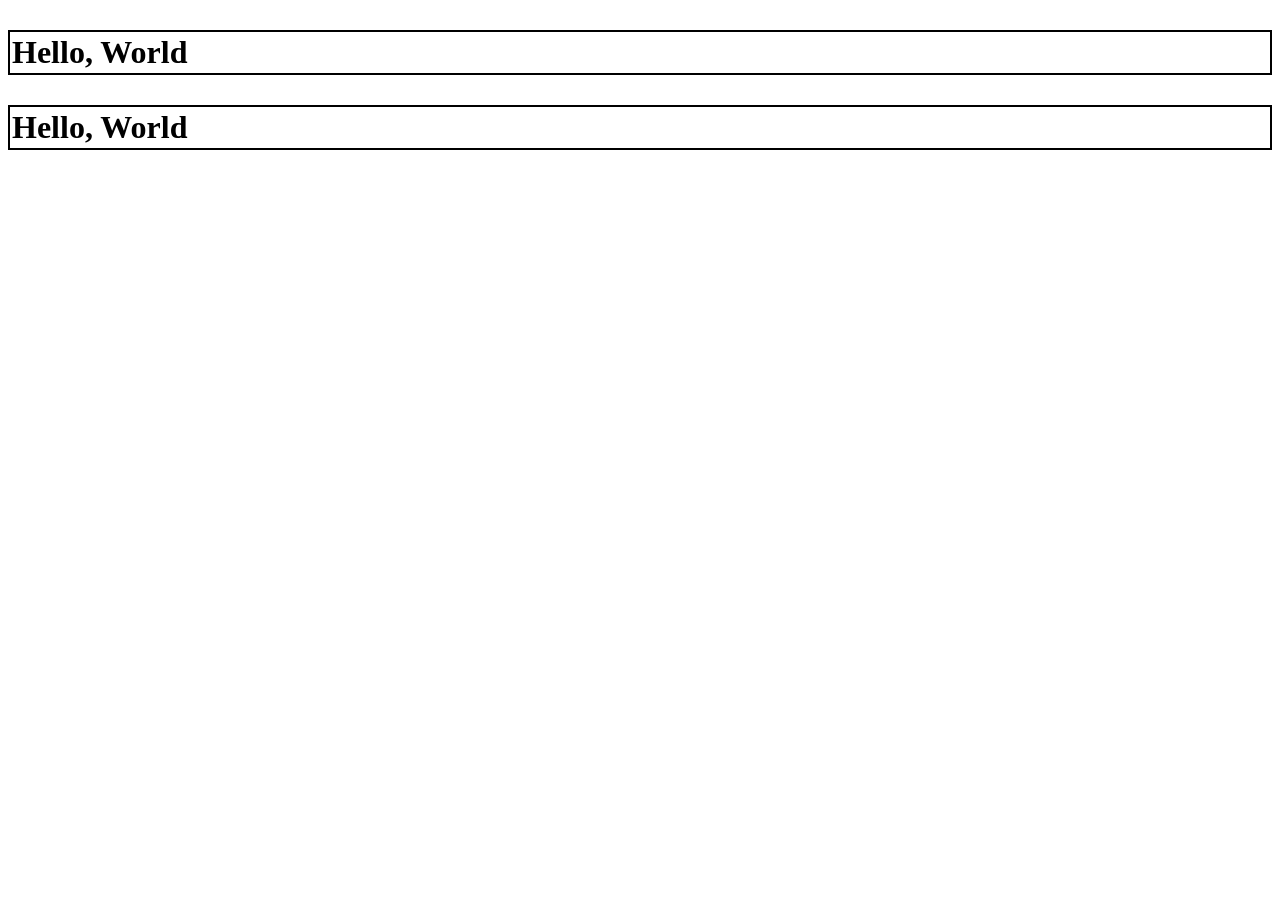
<file: archive/main/page/jarak.html>
<!DOCTYPE html>
<html lang="en">
  <head>
    <meta charset="UTF-8" />
    <meta name="viewport" content="width=device-width, initial-scale=1.0" />
    <title>Document</title>
    <link rel="stylesheet" href="../contoh.css" />
  </head>
  <body>
    <h1>Hello, World</h1>
    <h1>Hello, World</h1>
  </body>
</html>
</file>
<file: archive/contoh/css/skel.css>
/* Resets (http://meyerweb.com/eric/tools/css/reset/ | v2.0 | 20110126 | License: none (public domain)) */

	html,body,div,span,applet,object,iframe,h1,h2,h3,h4,h5,h6,p,blockquote,pre,a,abbr,acronym,address,big,cite,code,del,dfn,em,img,ins,kbd,q,s,samp,small,strike,strong,sub,sup,tt,var,b,u,i,center,dl,dt,dd,ol,ul,li,fieldset,form,label,legend,table,caption,tbody,tfoot,thead,tr,th,td,article,aside,canvas,details,embed,figure,figcaption,footer,header,hgroup,menu,nav,output,ruby,section,summary,time,mark,audio,video{margin:0;padding:0;border:0;font-size:100%;font:inherit;vertical-align:baseline;}article,aside,details,figcaption,figure,footer,header,hgroup,menu,nav,section{display:block;}body{line-height:1;}ol,ul{list-style:none;}blockquote,q{quotes:none;}blockquote:before,blockquote:after,q:before,q:after{content:'';content:none;}table{border-collapse:collapse;border-spacing:0;}body{-webkit-text-size-adjust:none}

/* Box Model */

	*, *:before, *:after {
		-moz-box-sizing: border-box;
		-webkit-box-sizing: border-box;
		box-sizing: border-box;
	}

/* Container */

	body {
		/* min-width: (containers) */
		min-width: 1200px;
	}

	.container {
		margin-left: auto;
		margin-right: auto;
		
		/* width: (containers) */
		width: 1200px;
	}

	/* Modifiers */
	
		.container.small {
			/* width: (containers) * 0.75; */
			width: 900px;
		}

		.container.big {
			width: 100%;

			/* max-width: (containers) * 1.25; */
			max-width: 1500px;

			/* min-width: (containers); */
			min-width: 1200px;
		}

/* Grid */

	.\31 2u { width: 100% }
	.\31 1u { width: 91.6666666667% }
	.\31 0u { width: 83.3333333333% }
	.\39 u { width: 75% }
	.\38 u { width: 66.6666666667% }
	.\37 u { width: 58.3333333333% }
	.\36 u { width: 50% }
	.\35 u { width: 41.6666666667% }
	.\34 u { width: 33.3333333333% }
	.\33 u { width: 25% }
	.\32 u { width: 16.6666666667% }
	.\31 u { width: 8.3333333333% }
	.\-11u { margin-left: 91.6666666667% }
	.\-10u { margin-left: 83.3333333333% }
	.\-9u { margin-left: 75% }
	.\-8u { margin-left: 66.6666666667% }
	.\-7u { margin-left: 58.3333333333% }
	.\-6u { margin-left: 50% }
	.\-5u { margin-left: 41.6666666667% }
	.\-4u { margin-left: 33.3333333333% }
	.\-3u { margin-left: 25% }
	.\-2u { margin-left: 16.6666666667% }
	.\-1u { margin-left: 8.3333333333% }

	/* Rows */

		.row > * {
			float: left;
		}

		.row:after {
			content: '';
			display: block;
			clear: both;
			height: 0;
		}

		.row:first-child > * {
			padding-top: 0 !important;
		}

		/* Normal */

			.row > * {
				/* padding-left: (gutters) */
				padding-left: 40px;
			}

			.row + .row > * {
				/* padding: (gutters) 0 0 (gutters) */
				padding: 40px 0 0 40px;
			}

			.row {
				/* margin-left: -(gutters) */
				margin-left: -40px;
			}

		/* Flush */

			.row.flush > * {
				padding-left: 0;
			}

			.row + .row.flush > * {
				padding: 0;
			}

			.row.flush {
				margin-left: 0;
			}

		/* Quarter */

			.row.quarter > * {
				/* padding-left: (gutters * 0.25) */
				padding-left: 10px;
			}

			.row + .row.quarter > * {
				/* padding: (gutters * 0.25) 0 0 (gutters * 0.25) */
				padding: 10px 0 0 10px;
			}

			.row.quarter {
				/* margin-left: -(gutters * 0.25) */
				margin-left: -10px;
			}

		/* Half */

			.row.half > * {
				/* padding-left: (gutters * 0.5) */
				padding-left: 20px;
			}

			.row + .row.half > * {
				/* padding: (gutters * 0.5) 0 0 (gutters * 0.5) */
				padding: 20px 0 0 20px;
			}

			.row.half {
				/* margin-left: -(gutters * 0.5) */
				margin-left: -20px;
			}

		/* One and (a) Half */

			.row.oneandhalf > * {
				/* padding-left: (gutters * 1.5) */
				padding-left: 60px;
			}

			.row + .row.oneandhalf > * {
				/* padding: (gutters * 1.5) 0 0 (gutters * 1.5) */
				padding: 60px 0 0 60px;
			}

			.row.oneandhalf {
				/* margin-left: -(gutters * 1.5) */
				margin-left: -60px;
			}

		/* Double */

			.row.double > * {
				/* padding-left: (gutters * 2) */
				padding-left: 80px;
			}

			.row + .row.double > * {
				/* padding: (gutters * 2) 0 0 (gutters * 2) */
				padding: 80px 0 0 80px;
			}

			.row.double {
				/* margin-left: -(gutters * 2) */
				margin-left: -80px;
			}
</file>
<file: archive/contoh/css/style-wide.css>
/*
	Phase Shift by TEMPLATED
	templated.co @templatedco
	Released for free under the Creative Commons Attribution 3.0 license (templated.co/license)
*/

/* Basic */

	body, input, select, textarea {
		font-size: 12pt;
		line-height: 1.5em;
	}
</file>
<file: archive/contoh/css/ie/v8.css>
/*
	Phase Shift by TEMPLATED
	templated.co @templatedco
	Released for free under the Creative Commons Attribution 3.0 license (templated.co/license)
*/

/* Wrapper */

	.wrapper.style1 {
		-ms-behavior: url("css/ie/backgroundsize.min.htc");
	}
</file>
<file: archive/main/css-styles/homepage.css>
body {
  background-image: url("../assets/bg.jpg");
}

nav {
  display: flex;
  padding: 0px 30px;
  align-items: center;
  justify-content: space-between;
  background-color: black;
  color: white;
}

ul {
  display: flex;
  gap: 20px;
  list-style-type: none;
  cursor: pointer;
}

li:hover {
  display: flex;
  gap: 20px;
  list-style-type: none;
  cursor: pointer;
  color: aqua;
}

a {
  color: white;
}

p {
  font-size: 36px;
  text-align: center;
  color: white;
}

button {
  background-color: #da5187;
  padding: 20px 30px;
  color: white;
  border-radius: 20px;
  cursor: pointer;
}
</file>
<file: archive/main/style.css>
#container {
  min-height: 100vh;
  border: 2px solid red;
}

.card {
  background-color: white;
  width: 600px;
}

p {
  color: black;
}
</file>
<file: github/landing.css>
/* ===== WARNA (ubah di sini kalau mau ganti nuansa) ===== */
:root {
  --pink-susu: #fff0f5;
  --pink-muda: #ffd6e6;
  --pink-sedang: #ff9ec4;
  --pink-tua: #e0457f;
  --anggur: #5a1f3a;
  --putih: #ffffff;

  --font-judul: "Bagel Fat One", "Trebuchet MS", sans-serif;
  --font-isi: "Nunito", "Segoe UI", sans-serif;
}

* {
  box-sizing: border-box;
  margin: 0;
  padding: 0;
}

html {
  scroll-behavior: smooth;
}

body {
  font-family: var(--font-isi);
  color: var(--anggur);
  background: var(--pink-susu);
  line-height: 1.6;
}

a {
  color: inherit;
  text-decoration: none;
}

a:focus-visible,
.tombol:focus-visible {
  outline: 3px solid var(--anggur);
  outline-offset: 3px;
}

h1,
h2,
h3 {
  font-family: var(--font-judul);
  font-weight: 400;
  line-height: 1.15;
}

/* ===== BAR ATAS ===== */
.bar-atas {
  position: sticky;
  top: 0;
  z-index: 10;
  display: flex;
  align-items: center;
  justify-content: space-between;
  gap: 16px;
  padding: 14px 40px;
  background: var(--putih);
  border-bottom: 3px solid var(--pink-muda);
}

.logo {
  font-family: var(--font-judul);
  font-size: 1.6rem;
  color: var(--pink-tua);
}

.menu {
  display: flex;
  gap: 8px;
}

.menu a {
  padding: 8px 16px;
  border-radius: 999px;
  font-weight: 600;
}

.menu a:hover {
  background: var(--pink-muda);
}

.menu a.aktif {
  background: var(--pink-tua);
  color: var(--putih);
}

.akun {
  display: flex;
  align-items: center;
  gap: 14px;
}

.akun-nama {
  font-weight: 800;
}

.tombol-keluar {
  padding: 8px 16px;
  border: 2px solid var(--pink-tua);
  border-radius: 999px;
  color: var(--pink-tua);
  font-weight: 800;
  transition:
    background 0.2s,
    color 0.2s;
}

.tombol-keluar:hover {
  background: var(--pink-tua);
  color: var(--putih);
}

/* ===== TOMBOL ===== */
.tombol {
  display: inline-block;
  padding: 14px 30px;
  border-radius: 999px;
  font-weight: 800;
  font-size: 1.05rem;
  transition:
    transform 0.15s,
    box-shadow 0.15s;
}

.tombol-utama {
  background: var(--pink-tua);
  color: var(--putih);
  box-shadow: 0 5px 0 var(--anggur);
}

.tombol-utama:hover {
  transform: translateY(2px);
  box-shadow: 0 3px 0 var(--anggur);
}

.tombol-tipis {
  border: 2px solid var(--anggur);
}

.tombol-tipis:hover {
  background: var(--pink-muda);
}

/* ===== BAGIAN UTAMA (HERO) ===== */
.hero {
  display: grid;
  grid-template-columns: 1.1fr 0.9fr;
  align-items: center;
  gap: 40px;
  max-width: 1100px;
  margin: 0 auto;
  padding: 70px 40px;
}

.hero h1 {
  font-size: clamp(2.4rem, 5vw, 3.8rem);
  color: var(--pink-tua);
  margin-bottom: 18px;
}

.hero-teks p {
  max-width: 46ch;
  font-size: 1.15rem;
  margin-bottom: 30px;
}

.hero-tombol {
  display: flex;
  flex-wrap: wrap;
  gap: 14px;
}

/* ===== STRIP FOTO ===== */
.strip-wadah {
  display: flex;
  justify-content: center;
}

.strip {
  width: 190px;
  padding: 16px 16px 40px;
  background: var(--putih);
  border-radius: 10px;
  box-shadow: 8px 10px 0 var(--pink-sedang);
  transform: rotate(5deg);
  position: relative;
}

.bingkai-foto {
  height: 118px;
  margin-bottom: 12px;
  border-radius: 6px;
}

.f1 {
  background: linear-gradient(135deg, #ffb3d1, #ff7eb0);
}
.f2 {
  background: linear-gradient(135deg, #ffd6e6, #ffa6c9);
}
.f3 {
  background: linear-gradient(135deg, #ff9ec4, #e0457f);
}
.f4 {
  background: linear-gradient(135deg, #ffe3ee, #ffb3d1);
}

.strip-tulisan {
  position: absolute;
  bottom: 11px;
  left: 0;
  right: 0;
  text-align: center;
  font-family: var(--font-judul);
  color: var(--pink-tua);
  font-size: 1rem;
}

/* ===== LANGKAH ===== */
.langkah,
.bingkai,
.galeri {
  max-width: 1100px;
  margin: 0 auto;
  padding: 30px 40px 50px;
}

.langkah h2,
.bingkai h2,
.galeri h2 {
  font-size: 2rem;
  margin-bottom: 24px;
}

.langkah-daftar {
  list-style: none;
  display: grid;
  grid-template-columns: repeat(3, 1fr);
  gap: 20px;
}

.langkah-daftar li {
  padding: 24px;
  background: var(--putih);
  border-radius: 20px;
  border: 3px solid var(--pink-muda);
}

.langkah-nomor {
  display: inline-grid;
  place-items: center;
  width: 42px;
  height: 42px;
  margin-bottom: 12px;
  border-radius: 50%;
  background: var(--pink-tua);
  color: var(--putih);
  font-family: var(--font-judul);
}

.langkah-daftar h3 {
  font-size: 1.3rem;
  margin-bottom: 6px;
}

/* ===== PROMOSI STRIP ===== */
.bingkai-ket {
  margin: -12px 0 28px;
  font-size: 1.1rem;
}

/* warna strip: dipakai lewat variabel */
.warna-pink {
  --kertas: #ff9ec4;
  --foto: #ffe3ee;
  --tulisan: #5a1f3a;
}

.warna-kuning {
  --kertas: #ffd84d;
  --foto: #fff6cc;
  --tulisan: #1c1c1c;
}

.warna-hitam {
  --kertas: #1c1c1c;
  --foto: #4a4a4a;
  --tulisan: #ffd84d;
}

.pamer {
  display: flex;
  flex-wrap: wrap;
  justify-content: center;
  gap: 36px 34px;
  padding: 44px 24px 34px;
  background: var(--pink-muda);
  border-radius: 28px;
}

.pamer-item {
  display: flex;
  flex-direction: column;
  align-items: center;
  gap: 16px;
}

.pamer-item:nth-child(1) .strip-mini {
  transform: rotate(-4deg);
}
.pamer-item:nth-child(2) .strip-mini {
  transform: rotate(3deg);
}
.pamer-item:nth-child(3) .strip-mini {
  transform: rotate(-2deg);
}
.pamer-item:nth-child(4) .strip-mini {
  transform: rotate(4deg);
}
.pamer-item:nth-child(5) .strip-mini {
  transform: rotate(-3deg);
}
.pamer-item:nth-child(6) .strip-mini {
  transform: rotate(2deg);
}

.strip-mini {
  display: flex;
  flex-direction: column;
  gap: 8px;
  width: 120px;
  height: 300px;
  padding: 12px 12px 34px;
  background: var(--kertas);
  border-radius: 8px;
  box-shadow: 5px 6px 0 rgba(90, 31, 58, 0.25);
  position: relative;
}

.strip-mini .foto {
  flex: 1;
  background: var(--foto);
  border-radius: 4px;
}

.strip-merek {
  position: absolute;
  bottom: 9px;
  left: 0;
  right: 0;
  text-align: center;
  font-family: var(--font-judul);
  font-size: 0.85rem;
  color: var(--tulisan);
}

.pamer-label {
  text-align: center;
  line-height: 1.3;
}

.pamer-label strong {
  display: block;
  font-weight: 800;
}

/* ===== GALERI ===== */
.galeri-kosong {
  padding: 44px 20px;
  text-align: center;
  background: var(--putih);
  border: 3px dashed var(--pink-sedang);
  border-radius: 24px;
}

.galeri-kosong p {
  margin-bottom: 20px;
  font-size: 1.1rem;
}

/* ===== KAKI HALAMAN ===== */
.kaki {
  padding: 24px;
  text-align: center;
  background: var(--pink-muda);
  font-weight: 600;
}

/* ===== TAMPILAN HP & TABLET ===== */
@media (max-width: 860px) {
  .bar-atas {
    flex-wrap: wrap;
    padding: 12px 20px;
  }

  .menu {
    order: 3;
    width: 100%;
    justify-content: center;
  }

  .hero {
    grid-template-columns: 1fr;
    padding: 40px 20px;
    text-align: center;
  }

  .hero-teks p {
    margin-left: auto;
    margin-right: auto;
  }

  .hero-tombol {
    justify-content: center;
  }

  .langkah,
  .bingkai,
  .galeri {
    padding: 24px 20px 40px;
  }

  .langkah-daftar {
    grid-template-columns: 1fr;
  }

  .pamer {
    gap: 28px 16px;
    padding: 32px 12px 26px;
  }

  .strip-mini {
    width: 84px;
    height: 220px;
    padding: 8px 8px 28px;
    gap: 6px;
  }

  .pamer-item {
    width: 96px;
  }
}

@media (max-width: 480px) {
  .akun-nama {
    display: none;
  }
}

/* Hormati pengguna yang mematikan gerakan */
@media (prefers-reduced-motion: reduce) {
  * {
    transition: none !important;
    scroll-behavior: auto !important;
  }
}
</file>
<file: archive/main/navigate/styles/mainstyle.css>
html,
body {
  margin: 0;
  padding: 0;
}

nav {
  display: flex;
  flex-direction: row;
  justify-content: space-around;
}

nav ul {
  display: flex;
  justify-content: space-evenly;
}

nav ul li {
  list-style-type: none;
  padding: 0 15px;
}
</file>
<file: archive/main/navigate/navigate.css>
article h1 {
  /* Setel sekali saja, ga perlu tiap artikel. */
  color: red;
  font-family: Arial, Helvetica, sans-serif;
  font-size: 18px;
}
</file>
<file: archive/main/contoh.css>
h1 {
  border: 2px solid black;
  padding: 2px;
  margin: 30px 0px;
}
</file>
<file: archive/contoh/css/style.css>
@import url("font-awesome.min.css");
@import url("//fonts.googleapis.com/css?family=Raleway:100,200,300,500,600,700,800,900");

/*
	Phase Shift by TEMPLATED
	templated.co @templatedco
	Released for free under the Creative Commons Attribution 3.0 license (templated.co/license)
*/

/* Basic */

body {
  background: #0f1116;
}
.image.fit img {
  width: 100%;
  height: auto;
}
body,
span,
input,
select,
textarea {
  color: #555555;
  font-family: "Raleway", sans-serif;
  font-size: 12pt;
  font-weight: 300;
  line-height: 1.65em;
}

a {
  color: #d84780;
  text-decoration: underline;
}

strong,
b {
  font-weight: 700;
}

em,
i {
  font-style: italic;
}

p,
ul,
ol,
dl,
table,
blockquote {
  margin: 0 0 2em 0;
}

p {
  line-height: 2em;
}

h1,
h2,
h3,
h4,
h5,
h6 {
  margin: 0;
  padding: 0;
  color: inherit;
  font-family: "Raleway", sans-serif;
  font-weight: 700;
}

h1 a,
h2 a,
h3 a,
h4 a,
h5 a,
h6 a {
  color: inherit;
  text-decoration: none;
}

h2 {
  font-size: 1.5em;
}

h3 {
  font-size: 1.25em;
}

sub {
  font-size: 0.8em;
  position: relative;
  top: 0.5em;
}

sup {
  font-size: 0.8em;
  position: relative;
  top: -0.5em;
}

hr {
  border-top: solid 1px #888888;
  border: 0;
  margin-bottom: 1.5em;
}

blockquote {
  border-left: solid 0.5em #888888;
  font-style: italic;
  padding: 1em 0 1em 2em;
}

section.special,
article.special {
  text-align: center;
}

header.major {
  padding-bottom: 3em;
  text-transform: uppercase;
}

header.major h2 {
  margin: 0;
  padding: 0;
  line-height: 1em;
  font-weight: 800;
  font-size: 2.8em;
}

header.major .byline {
  display: block;
  margin: 0.5em 0 0 0;
  padding: 0 0 0.5em 0;
  letter-spacing: 1px;
  font-size: 1.3em;
  font-weight: 300;
}

footer > :last-child {
  margin-bottom: 0;
}

footer.major {
  padding-top: 3em;
}

/* Form */

form {
  width: 70%;
  margin: 0em auto;
}

input[type="text"],
input[type="password"],
input[type="email"],
textarea {
  -moz-appearance: none;
  -webkit-appearance: none;
  -o-appearance: none;
  -ms-appearance: none;
  appearance: none;
  background: white;
  color: #555555;
  border: none;
  display: block;
  outline: 0;
  padding: 1em 1em;
  text-decoration: none;
  width: 100%;
  border-radius: 6px;
}

input[type="text"]:focus,
input[type="password"]:focus,
input[type="email"]:focus,
textarea:focus {
  border-color: #d84780;
}

textarea {
  min-height: 14em;
}

input[type="text"],
input[type="password"],
input[type="email"] {
  line-height: 1em;
}

::-webkit-input-placeholder {
  color: inherit;
  opacity: 0.5;
  position: relative;
  top: 3px;
}

:-moz-placeholder {
  color: inherit;
  opacity: 0.5;
}

::-moz-placeholder {
  color: inherit;
  opacity: 0.5;
}

:-ms-input-placeholder {
  color: inherit;
  opacity: 0.5;
}

.formerize-placeholder {
  color: rgba(85, 85, 85, 0.5) !important;
}

/* Image */

.image {
  border: 0;
  position: relative;
}

.image.fit {
  display: block;
}

.image.fit img {
  display: block;
  width: 100%;
}

.image.feature {
  display: block;
  margin: 0 0 2em 0;
}

.image.feature img {
  display: block;
  width: 100%;
}

.image.featured {
  position: static;
  display: block;
  margin: 0;
}

.image.featured img {
  display: block;
  width: 100%;
}

/* Icon */

.icon {
  position: relative;
}

.icon:before {
  content: "";
  -moz-osx-font-smoothing: grayscale;
  -webkit-font-smoothing: antialiased;
  font-family: FontAwesome;
  font-style: normal;
  font-weight: normal;
  text-transform: none !important;
}

.icon > .label {
  display: none;
}

/* Lists */

ol.default {
  list-style: decimal;
  padding-left: 1.25em;
}

ol.default li {
  padding-left: 0.25em;
}

ul.default {
  margin: 0em 0em 2em 0em;
  padding: 0em 0em 1.5em 0em;
  list-style: none;
}

ul.default li {
  padding: 0.6em 0em;
  font-size: 0.9em;
  border-top: 1px solid;
  border-color: rgba(0, 0, 0, 0.1);
}

ul.default li:first-child {
  border-top: none;
}

ul.icons {
  cursor: default;
  text-align: center;
}

ul.icons li {
  display: inline-block;
  padding: 0em 0.2em;
}

ul.icons li:first-child {
  padding-left: 0;
}

ul.icons li span {
  display: none;
}

ul.icons li a {
  display: inline-block;
  color: #828282;
  width: 30px;
  height: 30px;
  text-align: center;
}

ul.icons li a:before {
  display: inline-block;
  border: 1px solid #828282;
  width: 2em;
  height: 2em;
  line-height: 2em;
  font-size: 1em;
  color: #828282;
  border-radius: 100%;
  text-align: center;
}

ul.actions {
  cursor: default;
}

ul.actions:last-child {
  margin-bottom: 0;
}

ul.actions li {
  display: inline-block;
  padding: 0 0 0 1.5em;
}

ul.actions li:first-child {
  padding: 0;
}

ul.actions.vertical li {
  display: block;
  padding: 1.5em 0 0 0;
}

ul.actions.vertical li:first-child {
  padding: 0;
}

ul.style {
  padding-top: 3em;
}

ul.style li {
  position: relative;
  padding: 3em 0em 3em 6em;
  border-top: solid 1px rgba(255, 255, 255, 0.2);
}

ul.style > :first-child {
  border-top: none;
}

ul.style li:before {
  position: absolute;
  left: 0;
  top: 1em;
  display: block;
  background: none;
  color: #fff;
  width: 56px;
  height: 56px;
  text-align: center;
  font-size: 3em;
  border-radius: 6px;
}

ul.style h3 {
  margin-bottom: 0.8em;
  text-transform: uppercase;
  font-weight: 800;
  font-size: 2em;
  color: #fff;
}

ul.style span {
  line-height: 180%;
  color: #fff;
}

/* Tables */

table {
  width: 100%;
}

table.default {
  width: 100%;
}

table.default tbody tr {
  border-bottom: solid 1px #888888;
}

table.default td {
  padding: 0.5em 1em 0.5em 1em;
}

table.default th {
  font-weight: 700;
  padding: 0.5em 1em 0.5em 1em;
  text-align: left;
}

table.default thead {
  background: #555555;
  color: #fff;
}

/* Button */

input[type="submit"],
input[type="reset"],
input[type="button"],
.button {
  -moz-appearance: none;
  -webkit-appearance: none;
  -o-appearance: none;
  -ms-appearance: none;
  appearance: none;
  -moz-transition: background-color 0.35s ease-in-out;
  -webkit-transition: background-color 0.35s ease-in-out;
  -o-transition: background-color 0.35s ease-in-out;
  -ms-transition: background-color 0.35s ease-in-out;
  transition: background-color 0.35s ease-in-out;
  background: #d84780;
  border-radius: 6px;
  border: 0;
  color: white;
  cursor: pointer;
  padding: 0.75em 1.5em;
  text-align: center;
  text-decoration: none;
  text-transform: uppercase;
  display: inline-block;
  font-size: 1.2em;
  font-weight: 600;
  color: #fff !important;
}

input[type="submit"]:hover,
input[type="reset"]:hover,
input[type="button"]:hover,
.button:hover {
  background: #e1719d;
}

input[type="submit"].alt,
input[type="reset"].alt,
input[type="button"].alt,
.button.alt {
  border: 1px solid #fff;
  color: #0f1116;
}

input[type="submit"].fit,
input[type="reset"].fit,
input[type="button"].fit,
.button.fit {
  width: 100%;
}

input[type="submit"].small,
input[type="reset"].small,
input[type="button"].small,
.button.small {
  font-size: 0.8em;
}

input[type="submit"].medium,
input[type="reset"].medium,
input[type="button"].medium,
.button.medium {
  padding: 0.8em 2em;
  font-size: 1.6em;
}

/* Wrapper */

.wrapper.style1 {
  padding-top: 10em;
  padding-bottom: 2em;
  background: url(../images/bg.jpg) no-repeat center top;
  background-size: cover;
  background-attachment: fixed;
  -webkit-backface-visibility: hidden;
  -webkit-transform: translateZ(0);
}

.wrapper.style2 {
  padding: 6em 0;
  background: #d84780;
  color: white;
}

/* Header */

#header {
  position: fixed;
  top: 0;
  left: 0;
  width: 100%;
  background: #0f1116;
  color: #fff;
  padding: 1.25em 1.25em 1.25em 1.25em;
  z-index: 100;
}

/* Logo */

#logo {
  font-size: 1.2em;
  cursor: default;
}

#logo h1 {
  display: inline-block;
  text-transform: uppercase;
}

/* Navigation */

#nav {
  position: absolute;
  right: 0;
  top: 0;
  cursor: default;
}

#nav ul li {
  display: inline-block;
  padding: 1.25em 1.25em;
}

#nav ul li a {
  -moz-transition: color 0.35s ease-in-out;
  -webkit-transition: color 0.35s ease-in-out;
  -o-transition: color 0.35s ease-in-out;
  -ms-transition: color 0.35s ease-in-out;
  transition: color 0.35s ease-in-out;
  display: inline-block;
  color: #ddd;
  color: rgba(255, 255, 255, 0.75);
  text-decoration: none;
}

#nav ul li a:hover {
  color: #fff;
}

/* Banner */

#banner {
  text-align: center;
  color: #fff;
  padding: 0em 4em;
  margin-bottom: 6em;
}

#banner p {
  font-size: 1.75em;
  line-height: 1.75em;
}

#banner strong,
#banner a {
  color: inherit;
}

/* Main */

/* Footer */

#footer {
  text-align: center;
}

#footer .major h2,
#footer .major .byline {
  color: #fff !important;
}

/* Page */

#page {
  position: relative;
  background: #fff;
  padding: 6em 4em 6em 4em;
  border-radius: 6px;
}

/* Sidebar */

#sidebar .major {
  padding-bottom: 2em;
}

#sidebar .major h2 {
  font-size: 1.8em;
}

/* Copyright */

.copyright {
  color: #ddd;
  color: rgba(255, 255, 255, 0.2) !important;
  text-align: center;
  display: block;
  width: 100%;
  padding: 3em 0em;
}

.copyright a {
  text-decoration: none;
  color: #ddd;
  color: rgba(255, 255, 255, 0.4) !important;
}

/* Box */

.box {
  padding: 3em 2em;
  background: #fff;
  text-align: center;
  border-radius: 0px 0px 6px 6px;
}
</file>
